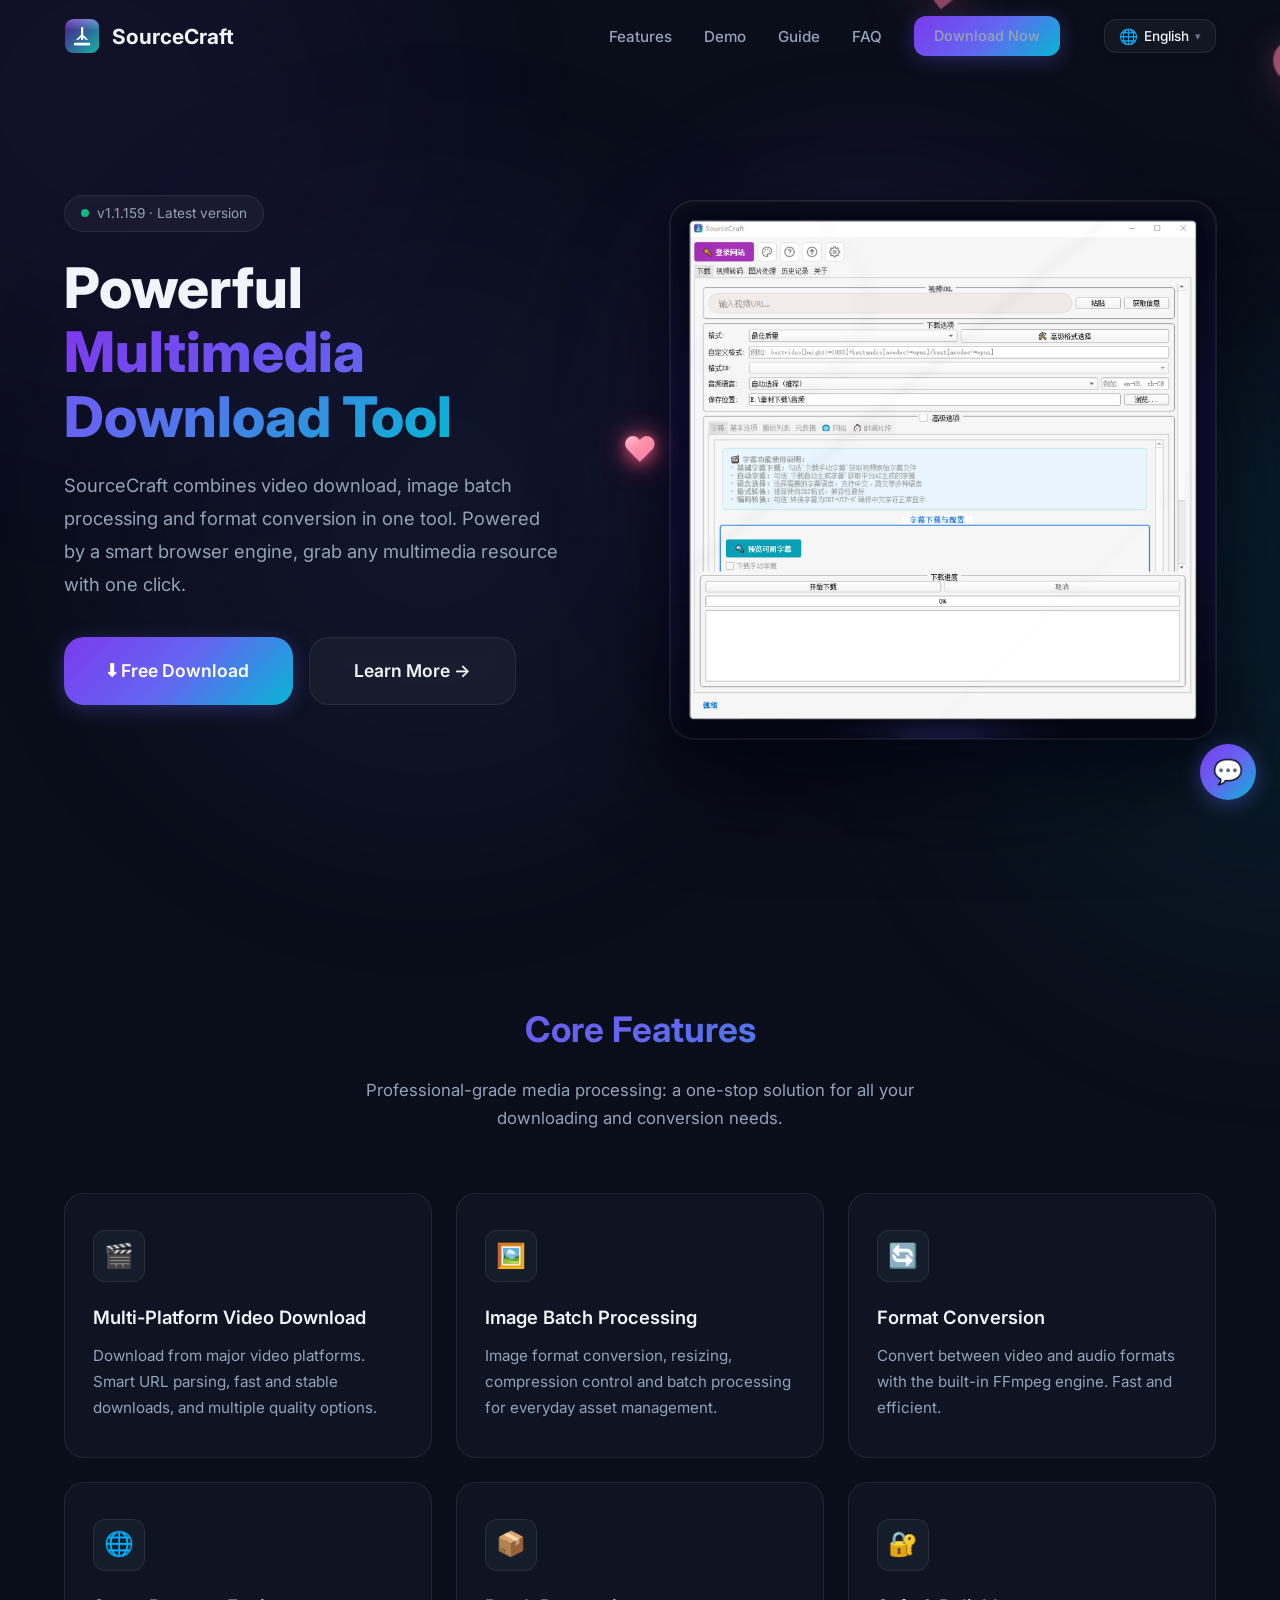
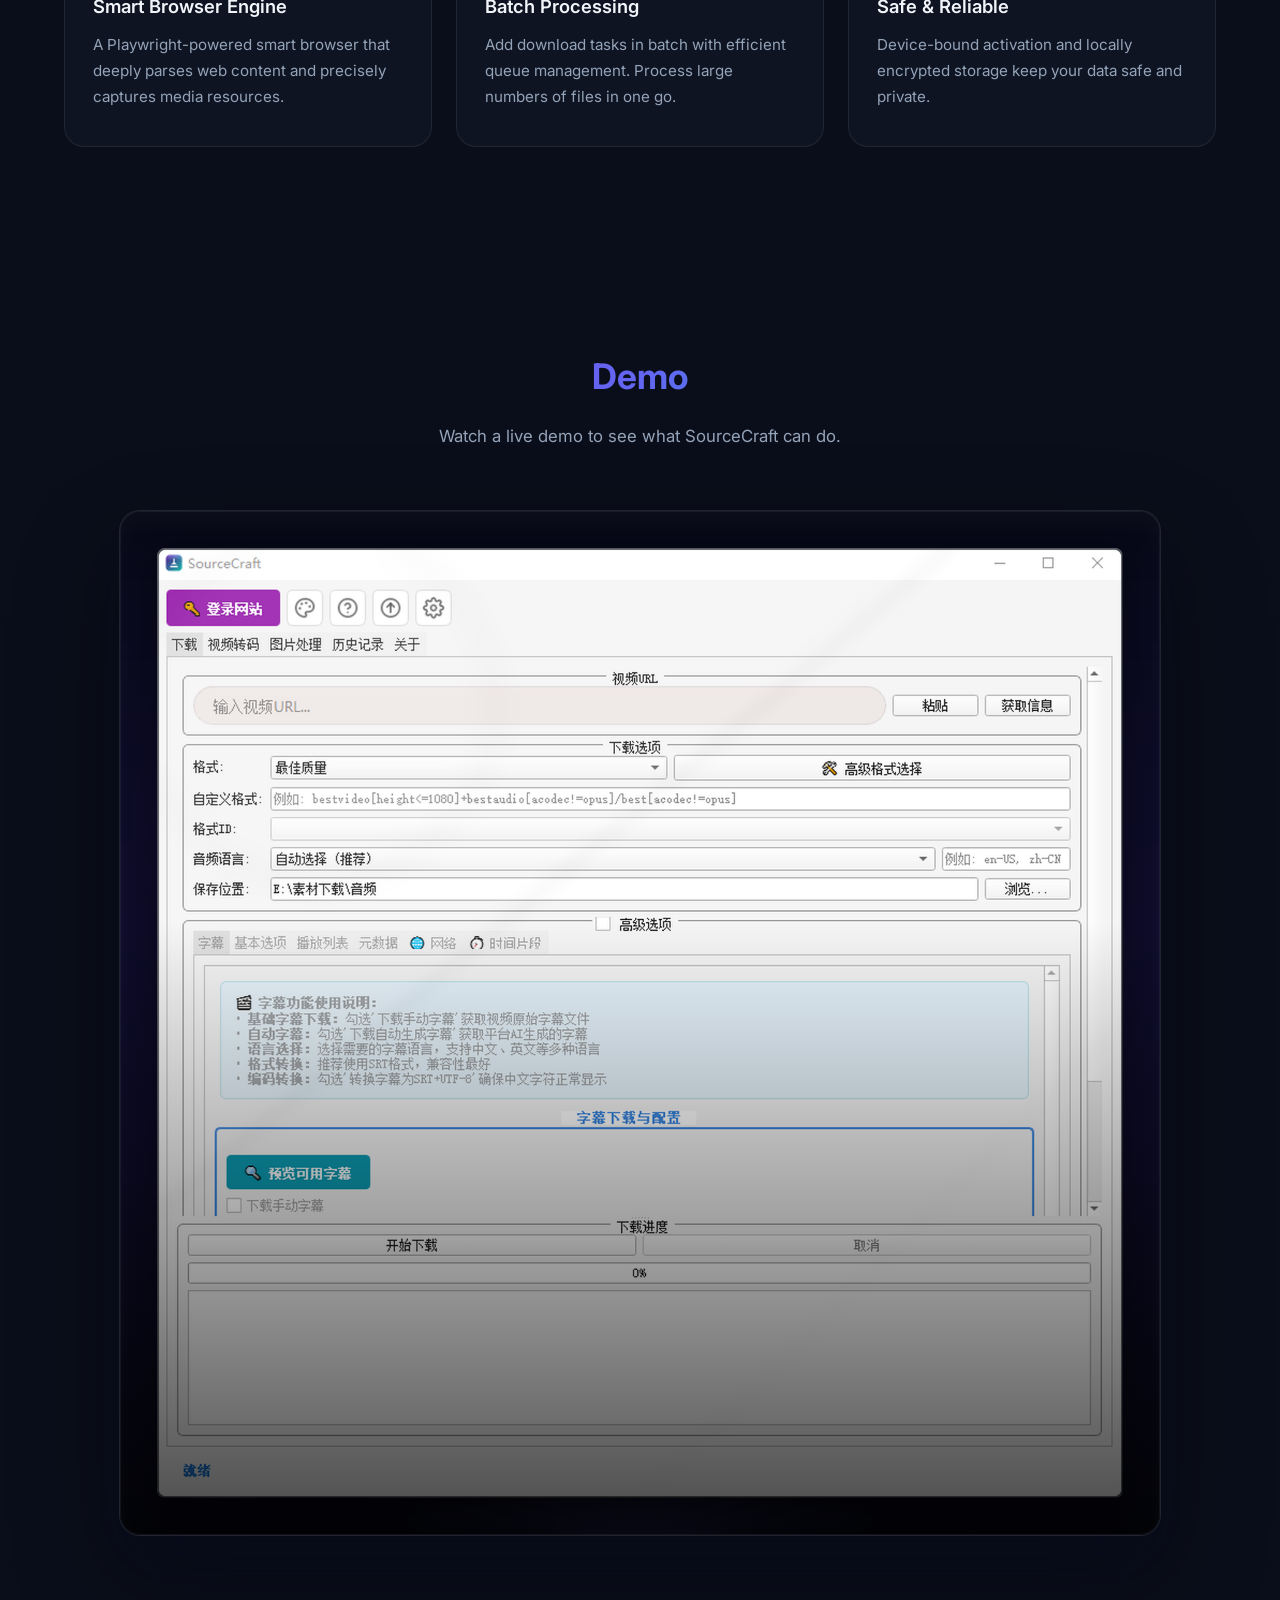
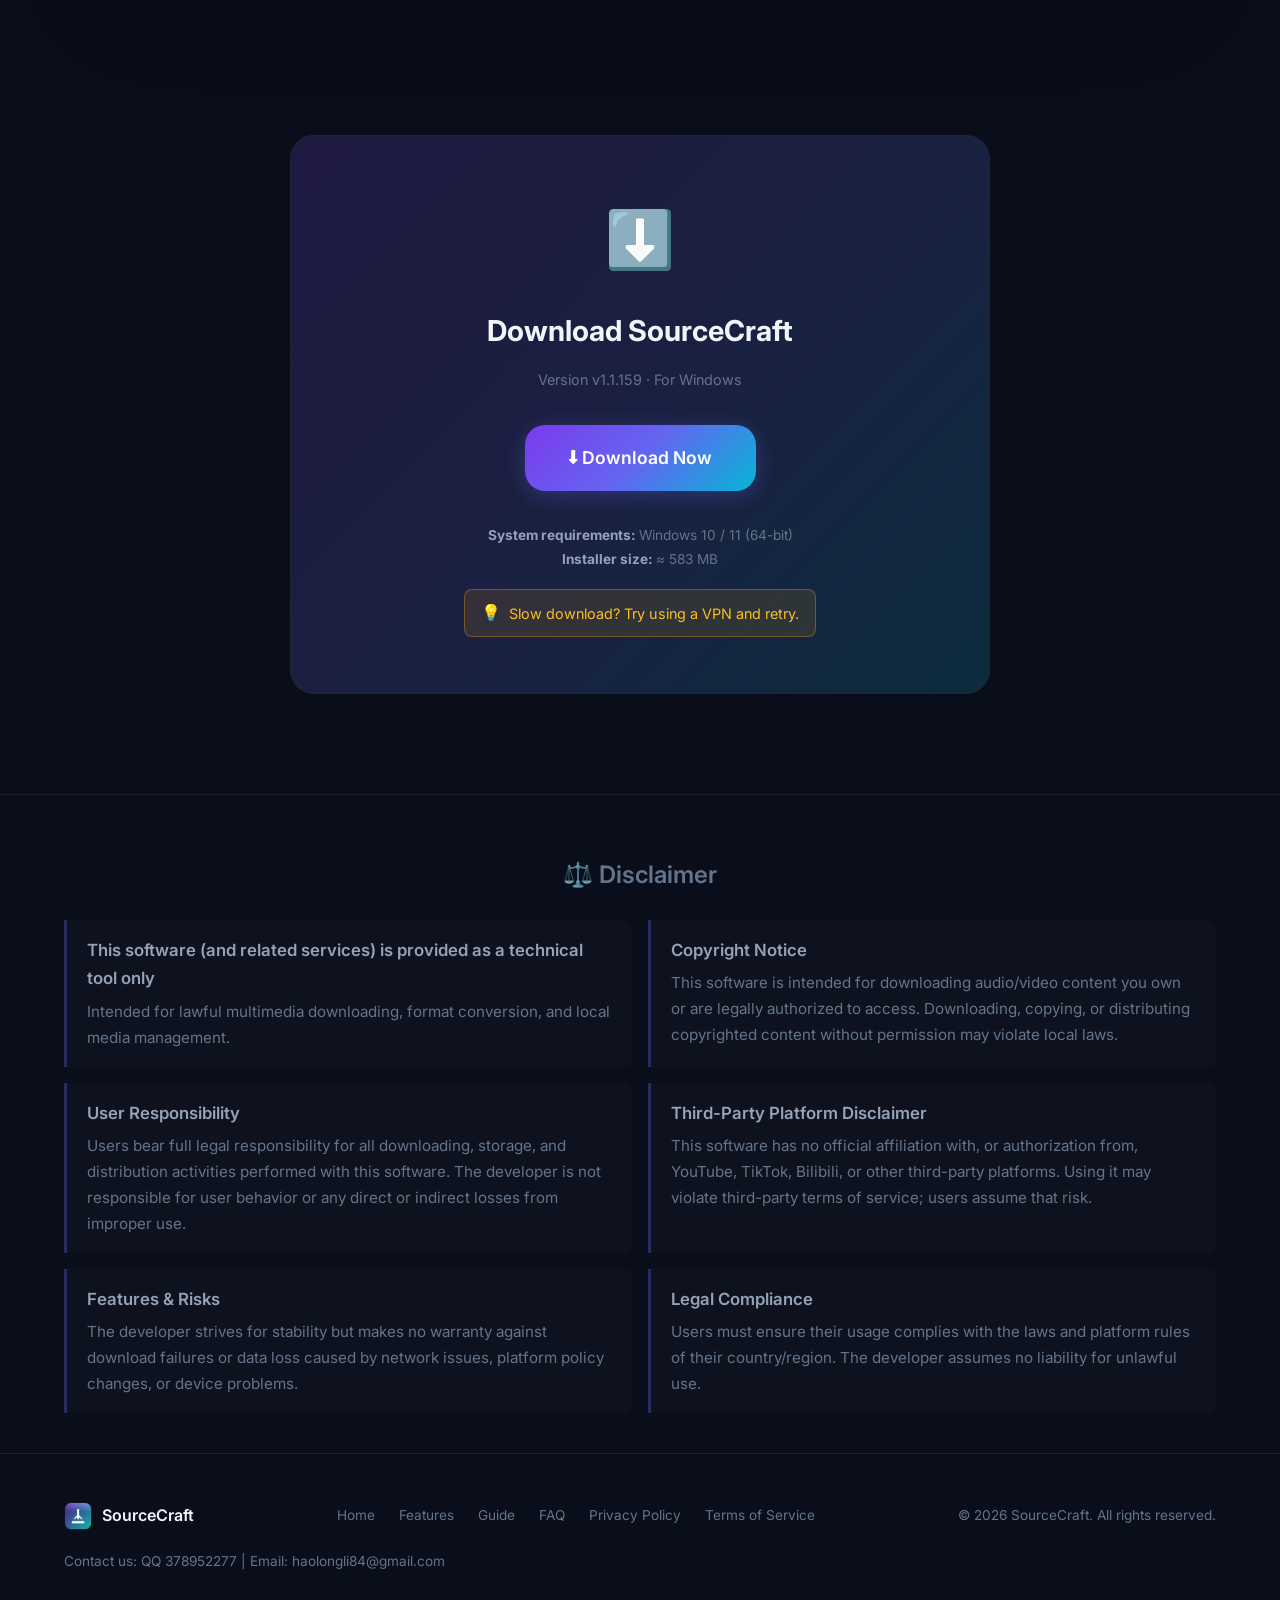
<file: website/index.html>
<html lang="zh-CN">

<head>
  <meta charset="UTF-8">
  <meta name="viewport" content="width=device-width, initial-scale=1.0">
  <title data-i18n="SourceCraft - 免费多媒体下载工具 | 视频下载器 | 官方网站">SourceCraft - 免费多媒体下载工具 | 视频下载器 | 官方网站</title>
  <meta name="description" content="SourceCraft 是一款免费强大的多媒体下载工具，支持多平台视频下载、图片批处理、格式转换。智能浏览器引擎驱动，一键下载任何视频和多媒体资源。支持 Windows 10/11，永久免费使用。" data-i18n="SourceCraft 是一款免费强大的多媒体下载工具，支持多平台视频下载、图片批处理、格式转换。智能浏览器引擎驱动，一键下载任何视频和多媒体资源。支持 Windows 10/11，永久免费使用。">
  <meta name="keywords" content="SourceCraft, 下载工具, 多媒体工具, 视频下载器, 多媒体下载工具, 视频下载, 多媒体下载, 免费下载工具, 批量下载, 图片处理, 格式转换, 视频格式转换, 图片批处理, 视频下载软件, 免费视频下载, 多平台视频下载">
  <meta name="robots" content="index, follow, max-snippet:-1, max-image-preview:large">
  <meta name="msvalidate.01" content="35EAFFDD338087962B5CEDA07BDEE569"/>
  <meta name="baidu-site-verification" content="codeva-uoig7Fh3W2"/>
  <link rel="canonical" href="https://hundunxiazaiqi.cn/">
  <link rel="icon" type="image/png" href="app_icon.png">

  
  <meta property="og:type" content="website">
  <meta property="og:url" content="https://hundunxiazaiqi.cn/">
  <meta property="og:title" content="SourceCraft - 免费多媒体下载工具 | 视频下载器">
  <meta property="og:description" content="强大的多媒体下载工具，支持多平台视频下载、图片批处理、格式转换。智能浏览器引擎驱动，一键下载任何多媒体资源。">
  <meta property="og:image" content="https://hundunxiazaiqi.cn/software_preview_hd.png">
  <meta property="og:site_name" content="SourceCraft">
  <meta property="og:locale" content="zh_CN">

  
  <meta name="twitter:card" content="summary_large_image">
  <meta name="twitter:title" content="SourceCraft - 免费多媒体下载工具 | 视频下载器">
  <meta name="twitter:description" content="强大的多媒体下载工具，支持多平台视频下载、图片批处理、格式转换。一键下载任何多媒体资源。">
  <meta name="twitter:image" content="https://hundunxiazaiqi.cn/software_preview_hd.png">

  
  <script type="application/ld+json">
  {
    "@context": "https://schema.org",
    "@type": "SoftwareApplication",
    "name": "SourceCraft",
    "description": "SourceCraft 是一款免费强大的多媒体下载工具，支持多平台视频下载、图片批处理、格式转换。智能浏览器引擎驱动，一键下载任何多媒体资源。",
    "url": "https://hundunxiazaiqi.cn/",
    "applicationCategory": "MultimediaApplication",
    "operatingSystem": "Windows 10, Windows 11",
    "offers": {
      "@type": "Offer",
      "price": "0",
      "priceCurrency": "CNY"
    },
    "softwareVersion": "1.1.158",
    "image": "https://hundunxiazaiqi.cn/software_preview_hd.png",
    "screenshot": "https://hundunxiazaiqi.cn/software_preview_hd.png",
    "featureList": [
      "多平台视频下载",
      "图片批处理",
      "格式转换",
      "智能浏览器引擎",
      "批量处理"
    ]
  }
  </script>

  
  <script type="application/ld+json">
  {
    "@context": "https://schema.org",
    "@type": "WebSite",
    "name": "SourceCraft",
    "url": "https://hundunxiazaiqi.cn/",
    "description": "SourceCraft 官方网站 - 免费多媒体下载工具",
    "inLanguage": "zh-CN"
  }
  </script>

  <link rel="stylesheet" href="style.css?v=18">
  <script src="locales/zh.js?v=8"></script>
  <script src="locales/en.js?v=11"></script>
  <script src="i18n.js?v=8"></script>
  <style>
.lang-switcher-li { display: flex; align-items: center; margin-left: 12px; }
.lang-switcher { position: relative; }
.lang-btn {
  appearance: none; -webkit-appearance: none;
  display: inline-flex; align-items: center; gap: 6px;
  background: var(--bg-glass);
  color: var(--text-primary);
  border: 1px solid var(--bg-glass-border);
  border-radius: var(--radius-md);
  padding: 8px 14px;
  font-size: 0.85rem;
  font-weight: 500;
  cursor: pointer;
  font-family: inherit;
  transition: transform 0.2s, box-shadow 0.2s, border-color 0.2s;
  box-shadow: var(--shadow-sm, 0 2px 8px rgba(0,0,0,0.2));
}
.lang-btn:hover {
  transform: translateY(-2px);
  border-color: var(--accent-mid, #6366f1);
  box-shadow: 0 6px 20px rgba(99, 102, 241, 0.35);
}
.lang-btn:focus { outline: none; border-color: var(--accent-mid, #6366f1); }
.lang-btn-globe { font-size: 0.95rem; line-height: 1; }
.lang-btn-caret { font-size: 0.7rem; color: var(--text-muted, #64748b); transition: transform 0.2s; }
.lang-btn[aria-expanded="true"] .lang-btn-caret { transform: rotate(180deg); }
.lang-menu {
  display: none;
  position: absolute; top: calc(100% + 8px); right: 0;
  min-width: 132px;
  background: var(--bg-secondary, #111827);
  border: 1px solid var(--bg-glass-border);
  border-radius: var(--radius-md);
  padding: 6px;
  margin: 0; list-style: none;
  box-shadow: 0 16px 40px rgba(0, 0, 0, 0.5);
  z-index: 999;
}
.lang-menu.open { display: block; }
.lang-menu-item {
  padding: 9px 14px;
  border-radius: 8px;
  font-size: 0.88rem;
  color: var(--text-secondary);
  cursor: pointer;
  transition: background 0.15s, color 0.15s;
  white-space: nowrap;
}
.lang-menu-item:hover { background: var(--bg-card-hover, rgba(30,41,59,0.8)); color: var(--text-primary); }
.lang-menu-item.active {
  background: linear-gradient(135deg, rgba(124,58,237,0.35), rgba(99,102,241,0.35));
  color: #fff; font-weight: 600;
}
@media (max-width: 768px) {
  .lang-switcher-li { margin-left: 0; margin-top: 12px; justify-content: flex-start; }
  .lang-menu { right: auto; left: 0; }
}
  </style>
</head>

<body>

  <div class="cursor-system" aria-hidden="true">
    <canvas class="splash-cursor-canvas" id="fluid-cursor"></canvas>
  </div>

  
  <div class="bg-glow bg-glow-1"></div>
  <div class="bg-glow bg-glow-2"></div>
  <div class="bg-glow bg-glow-3"></div>

  
  <nav class="navbar" id="navbar">
    <div class="container">
      <a href="#" class="navbar-brand">
        <img src="app_icon.png" alt="SourceCraft Logo">
        <span>SourceCraft</span>
      </a>
      <ul class="navbar-links" id="nav-links">
        <li><a href="#features"><span data-i18n="功能特性">功能特性</span></a></li>
        <li><a href="#showcase"><span data-i18n="软件演示">软件演示</span></a></li>
        <li><a href="/guide.html"><span data-i18n="使用教程">使用教程</span></a></li>
        <li><a href="/faq.html"><span data-i18n="常见问题">常见问题</span></a></li>
        <li><a href="#download" class="btn btn-primary navbar-cta"><span data-i18n="立即下载">立即下载</span></a></li>
              <li class="lang-switcher-li">
          <div id="lang-switcher" class="lang-switcher"></div>
        </li>
      </ul><button class="mobile-menu-btn" id="mobile-menu-btn" aria-label="菜单" data-i18n-attr="aria-label" data-i18n-attr-key="菜单">☰</button>
    </div>
  </nav>

  
  <section class="hero" id="hero">
    <div class="container">
      <div class="hero-content">
        <div class="hero-badge">
          <span class="dot"></span>
          <span id="hero-version-text"><span data-i18n="v1.1.159 · 最新版本">v1.1.159 · 最新版本</span></span>
        </div>
        <h1><span data-i18n="强大的">
          强大的</span><br>
          <span class="gradient-text"><span data-i18n="多媒体下载工具">多媒体下载工具</span></span>
        </h1>
        <p class="hero-desc"><span data-i18n="SourceCraft 集成视频下载、图片批处理、格式转换于一体。
          智能浏览器引擎驱动，一键获取您需要的任何多媒体资源。">
          SourceCraft 集成视频下载、图片批处理、格式转换于一体。
          智能浏览器引擎驱动，一键获取您需要的任何多媒体资源。
        </span></p>
        <div class="hero-buttons">
          <a href="#download" class="btn btn-primary btn-large"><span data-i18n="⬇ 免费下载">
            ⬇ 免费下载
          </span></a>
          <a href="#features" class="btn btn-secondary btn-large"><span data-i18n="了解更多 →">
            了解更多 →
          </span></a>
        </div>

      </div>
      <div class="hero-visual">
        <div class="hero-liquid-frame">
          <div class="heart-bubble-layer" aria-hidden="true">
            <span class="heart-bubble bubble-1">❤</span>
            <span class="heart-bubble bubble-2">❤</span>
            <span class="heart-bubble bubble-3">❤</span>
            <span class="heart-bubble bubble-4">❤</span>
            <span class="heart-bubble bubble-5">❤</span>
          </div>
          <div class="hero-liquid-sheen"></div>
          <div class="hero-mockup-shell">
            <img src="software_preview_liquid_glass.png?v=1" alt="SourceCraft 软件界面" class="hero-mockup" id="hero-img">
          </div>
        </div>
      </div>
    </div>
  </section>

  
  <section class="features" id="features">
    <div class="container">
      <h2 class="section-title reveal"><span data-i18n="核心功能">核心功能</span></h2>
      <p class="section-subtitle reveal"><span data-i18n="专业级多媒体处理能力，一站式解决您的下载与转换需求">专业级多媒体处理能力，一站式解决您的下载与转换需求</span></p>
      <div class="features-grid">
        <div class="feature-card reveal reveal-delay-1">
          <div class="feature-icon">🎬</div>
          <h3><span data-i18n="多平台视频下载">多平台视频下载</span></h3>
          <p><span data-i18n="支持主流视频平台资源下载，智能解析视频链接，高速稳定下载，支持多种清晰度选择。">支持主流视频平台资源下载，智能解析视频链接，高速稳定下载，支持多种清晰度选择。</span></p>
        </div>
        <div class="feature-card reveal reveal-delay-2">
          <div class="feature-icon">🖼️</div>
          <h3><span data-i18n="图片批处理">图片批处理</span></h3>
          <p><span data-i18n="支持图片格式转换、尺寸调整、压缩质量控制与批量处理，适合日常素材整理。">支持图片格式转换、尺寸调整、压缩质量控制与批量处理，适合日常素材整理。</span></p>
        </div>
        <div class="feature-card reveal reveal-delay-3">
          <div class="feature-icon">🔄</div>
          <h3><span data-i18n="格式转换">格式转换</span></h3>
          <p><span data-i18n="支持视频、音频多种格式互转，内置 FFmpeg 引擎，快速高效完成格式转换任务。">支持视频、音频多种格式互转，内置 FFmpeg 引擎，快速高效完成格式转换任务。</span></p>
        </div>
        <div class="feature-card reveal reveal-delay-4">
          <div class="feature-icon">🌐</div>
          <h3><span data-i18n="智能浏览器引擎">智能浏览器引擎</span></h3>
          <p><span data-i18n="Playwright 驱动的智能浏览器，深度解析网页内容，精准捕获多媒体资源。">Playwright 驱动的智能浏览器，深度解析网页内容，精准捕获多媒体资源。</span></p>
        </div>
        <div class="feature-card reveal reveal-delay-5">
          <div class="feature-icon">📦</div>
          <h3><span data-i18n="批量处理">批量处理</span></h3>
          <p><span data-i18n="支持批量添加下载任务，高效的任务队列管理，一次操作处理大量文件。">支持批量添加下载任务，高效的任务队列管理，一次操作处理大量文件。</span></p>
        </div>
        <div class="feature-card reveal reveal-delay-5">
          <div class="feature-icon">🔐</div>
          <h3><span data-i18n="安全可靠">安全可靠</span></h3>
          <p><span data-i18n="设备绑定激活机制，本地加密存储数据，保障您的使用安全与隐私。">设备绑定激活机制，本地加密存储数据，保障您的使用安全与隐私。</span></p>
        </div>
      </div>
    </div>
  </section>

  
  <section class="showcase" id="showcase">
    <div class="container">
      <h2 class="section-title reveal"><span data-i18n="软件演示">软件演示</span></h2>
      <p class="section-subtitle reveal"><span data-i18n="观看实际操作演示，了解 SourceCraft 的强大功能">观看实际操作演示，了解 SourceCraft 的强大功能</span></p>
      <div class="showcase-wrapper reveal">
        <div class="video-demo-shell">
          <video controls="" preload="metadata" poster="software_preview_liquid_glass.png?v=1" class="demo-video" id="demo-video">
            <source src="demo.mp4" type="video/mp4"><span data-i18n="您的浏览器不支持视频播放。">
            您的浏览器不支持视频播放。
          </span></video>
        </div>
      </div>
    </div>
  </section>


  
  <section class="download" id="download">
    <div class="container">
      <div class="download-box reveal">
        <div class="download-icon">⬇️</div>
        <h2><span data-i18n="下载 SourceCraft">下载 SourceCraft</span></h2>
        <p class="version-info" id="download-version-text"><span data-i18n="当前版本 v1.1.159 · 适用于 Windows 系统">当前版本 v1.1.159 · 适用于 Windows 系统</span></p>
        <div class="download-buttons">
          
          <a href="https://github.com/lihaolong8517/SourceCraft/releases/download/v1.1.159/SourceCraft_Installer_v1.1.159.exe" class="btn btn-primary btn-large" id="download-btn" target="_blank"><span data-i18n="⬇ 立即下载">
            ⬇ 立即下载
          </span></a>
          
          
        </div>
        <div class="system-req">
          <strong><span data-i18n="系统要求：">系统要求：</span></strong><span data-i18n="Windows 10 / 11（64位）">Windows 10 / 11（64位）</span><br>
          <strong><span data-i18n="安装包大小：">安装包大小：</span></strong><span id="package-size-text"><span data-i18n="约 389 MB">约 389 MB</span></span>
        </div>
        <p class="download-hint"><span data-i18n="下载速度较慢？请尝试使用 VPN 后重试。">下载速度较慢？请尝试使用 VPN 后重试。</span></p>
      </div>
    </div>
  </section>

  
  <div class="floating-contact" id="floating-contact">
    <div class="floating-contact-btn" id="contact-btn" title="客服咨询" data-i18n-attr="title" data-i18n-attr-key="客服咨询">
      💬
    </div>
    <div class="floating-contact-panel" id="contact-panel">
      <div class="contact-panel-header"><span data-i18n="客服联系">客服联系</span></div>
      <div class="contact-panel-body">
        <p><span data-i18n="购买咨询 / 技术支持">购买咨询 / 技术支持</span></p>
        <p class="contact-qq">QQ：<strong>378952277</strong></p>
        <p class="contact-email"><span data-i18n="邮箱：">邮箱：</span><a href="mailto:haolongli84@gmail.com">haolongli84@gmail.com</a></p>
      </div>
    </div>
  </div>

  
  <section class="disclaimer" id="disclaimer">
    <div class="container">
      <h2 class="disclaimer-title"><span data-i18n="⚖️ 免责声明">⚖️ 免责声明</span></h2>
      <div class="disclaimer-content">
        <div class="disclaimer-item">
          <h4><span data-i18n="本软件（及相关服务）仅作为技术工具提供">本软件（及相关服务）仅作为技术工具提供</span></h4>
          <p><span data-i18n="用于合法合规的多媒体文件下载、格式转换与本地管理用途。">用于合法合规的多媒体文件下载、格式转换与本地管理用途。</span></p>
        </div>
        <div class="disclaimer-item">
          <h4><span data-i18n="版权提示">版权提示</span></h4>
          <p><span data-i18n="本软件仅用于下载用户拥有版权或已获得合法授权的音视频内容。未经版权方许可，下载、复制、传播受版权保护的内容可能违反当地法律法规。">本软件仅用于下载用户拥有版权或已获得合法授权的音视频内容。未经版权方许可，下载、复制、传播受版权保护的内容可能违反当地法律法规。</span></p>
        </div>
        <div class="disclaimer-item">
          <h4><span data-i18n="使用责任">使用责任</span></h4>
          <p><span data-i18n="用户使用本软件进行的所有下载、存储、传播行为，均由用户自行承担全部法律责任。开发者不对用户的使用行为负责，亦不对因用户违规使用导致的任何直接或间接损失承担责任。">用户使用本软件进行的所有下载、存储、传播行为，均由用户自行承担全部法律责任。开发者不对用户的使用行为负责，亦不对因用户违规使用导致的任何直接或间接损失承担责任。</span></p>
        </div>
        <div class="disclaimer-item">
          <h4><span data-i18n="第三方平台声明">第三方平台声明</span></h4>
          <p><span data-i18n="本软件与 YouTube、TikTok、Bilibili 及其他第三方平台无任何官方关联，亦未获得上述平台授权。使用本软件可能违反第三方平台服务条款，用户需自行承担相关风险。">本软件与 YouTube、TikTok、Bilibili 及其他第三方平台无任何官方关联，亦未获得上述平台授权。使用本软件可能违反第三方平台服务条款，用户需自行承担相关风险。</span></p>
        </div>
        <div class="disclaimer-item">
          <h4><span data-i18n="功能与风险">功能与风险</span></h4>
          <p><span data-i18n="开发者尽力保证软件稳定性，但不对因网络、平台规则变更、设备问题等导致的下载失败、数据丢失等情况提供担保。">开发者尽力保证软件稳定性，但不对因网络、平台规则变更、设备问题等导致的下载失败、数据丢失等情况提供担保。</span></p>
        </div>
        <div class="disclaimer-item">
          <h4><span data-i18n="法律合规">法律合规</span></h4>
          <p><span data-i18n="用户在使用前，应确保其行为符合所在国家 / 地区的法律法规及平台规则。如用户行为违法违规，开发者不承担任何连带责任。">用户在使用前，应确保其行为符合所在国家 / 地区的法律法规及平台规则。如用户行为违法违规，开发者不承担任何连带责任。</span></p>
        </div>
      </div>
    </div>
  </section>

  
  <footer class="footer">
    <div class="container">
      <div class="footer-brand">
        <img src="app_icon.png" alt="SourceCraft">
        <span>SourceCraft</span>
      </div>
      <nav class="footer-nav" aria-label="页脚导航" data-i18n-attr="aria-label" data-i18n-attr-key="页脚导航">
        <a href="/"><span data-i18n="首页">首页</span></a>
        <a href="/features.html"><span data-i18n="功能介绍">功能介绍</span></a>
        <a href="/guide.html"><span data-i18n="使用教程">使用教程</span></a>
        <a href="/faq.html"><span data-i18n="常见问题">常见问题</span></a>
        <a href="/privacy.html"><span data-i18n="隐私政策">隐私政策</span></a>
        <a href="/terms.html"><span data-i18n="服务条款">服务条款</span></a>
      </nav>
      <div class="footer-info">
        © 2026 SourceCraft. All rights reserved.
      </div>
      <div class="footer-contact"><span data-i18n="联系我们：QQ 378952277 | 邮箱：haolongli84@gmail.com">
        联系我们：QQ 378952277 | 邮箱：haolongli84@gmail.com
      </span></div>
    </div>
  </footer>

  <script src="fluid-cursor.js?v=16"></script>
  <script src="script.js?v=10"></script>
</body>

</html>
</file>
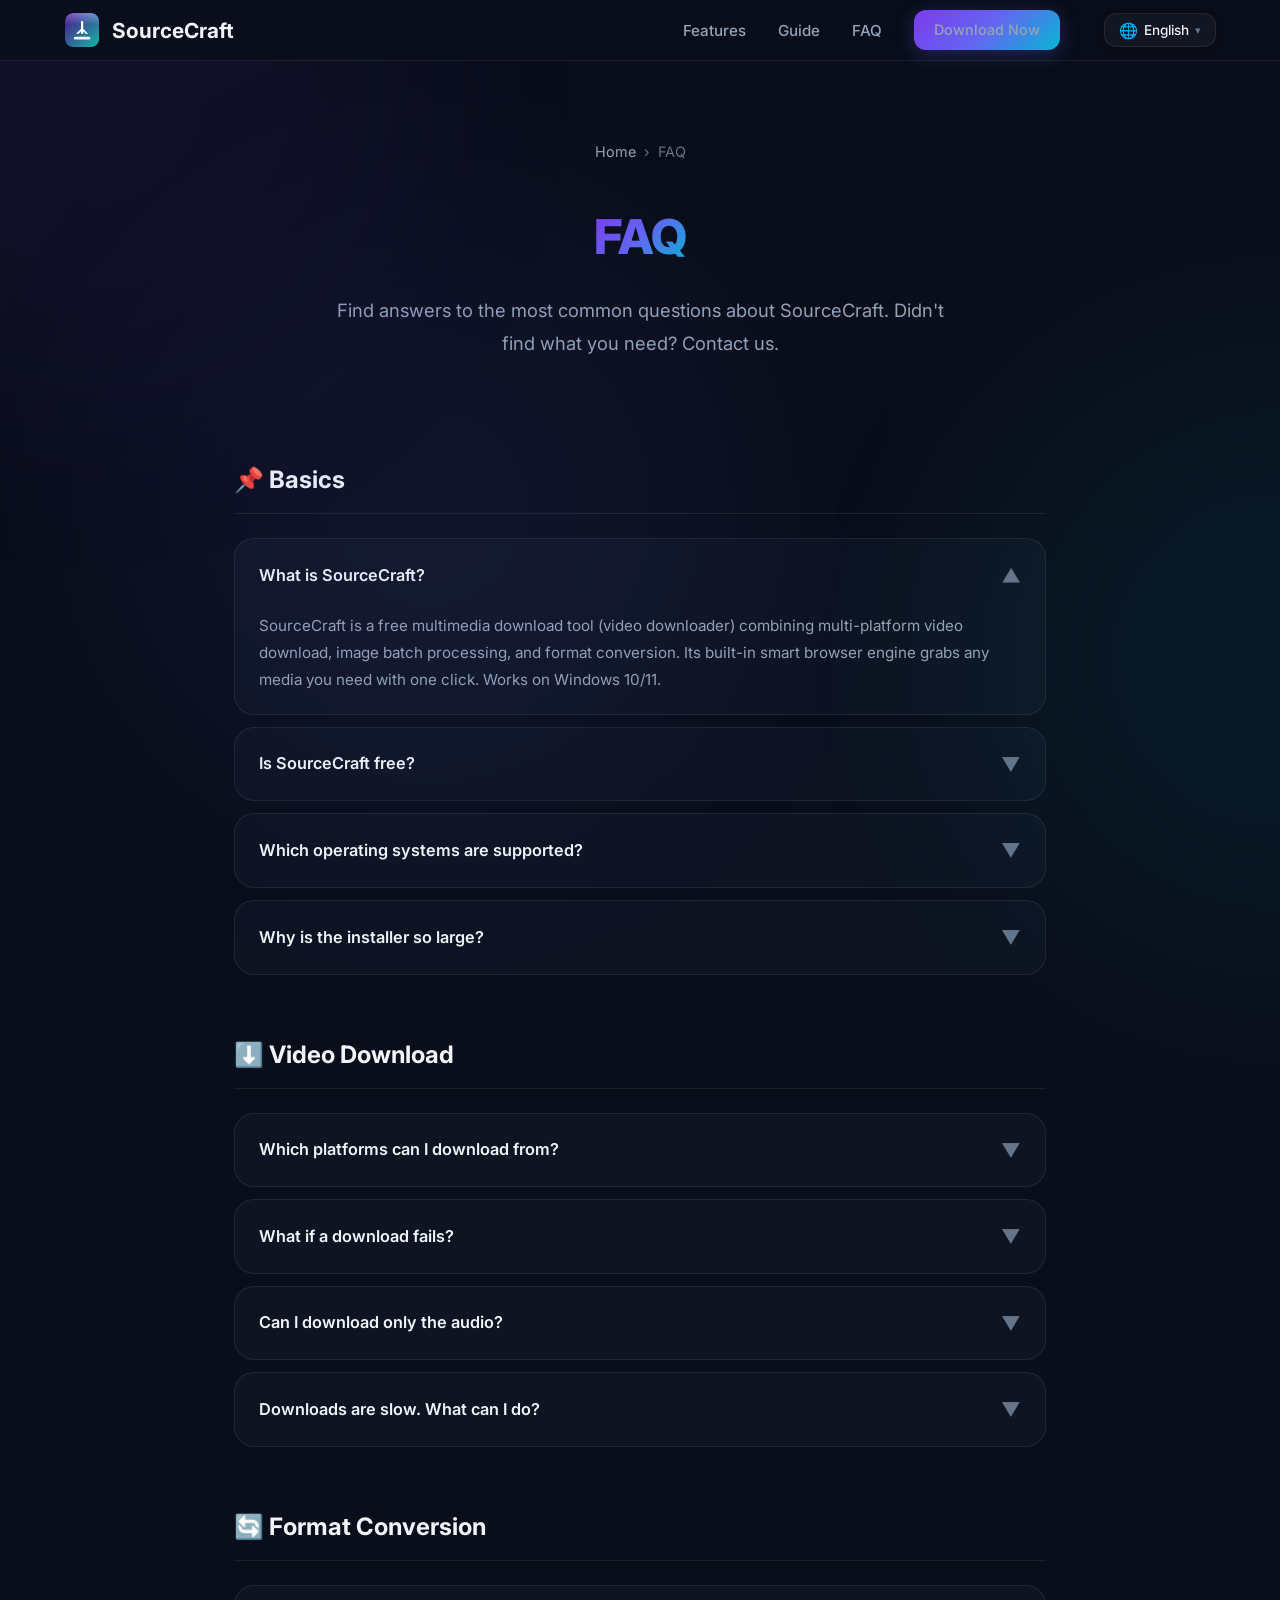
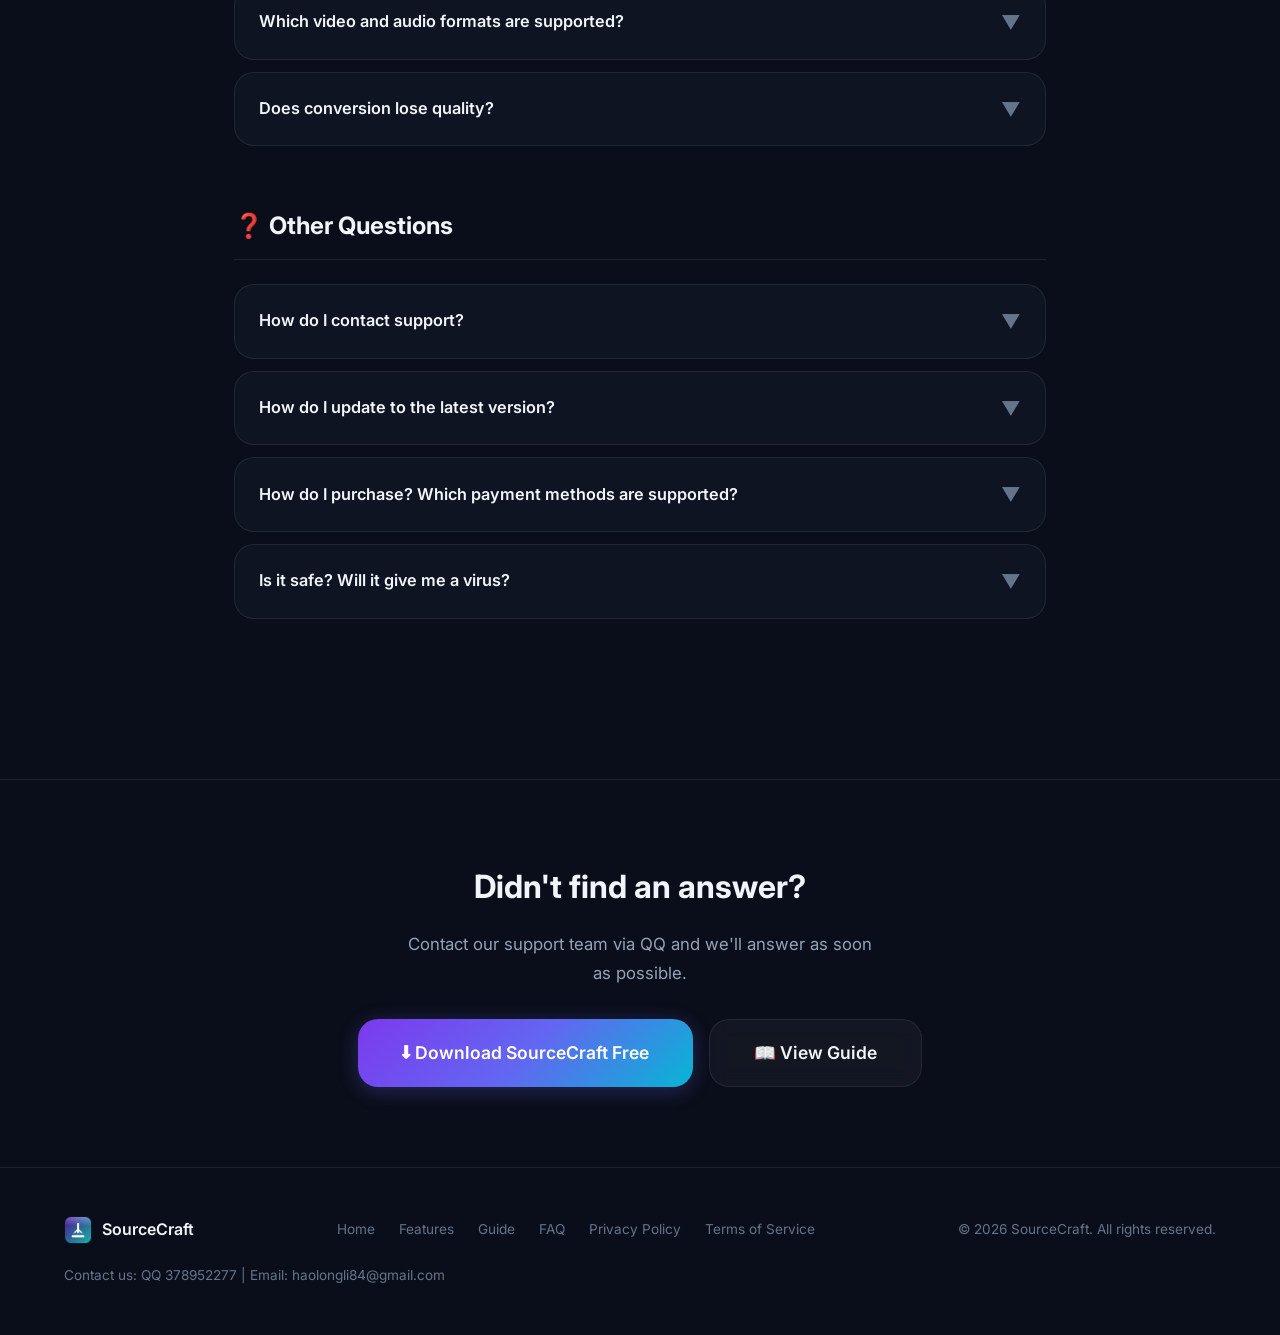
<file: website/faq.html>
<html lang="zh-CN">
<head>
  <meta charset="UTF-8">
  <meta name="viewport" content="width=device-width, initial-scale=1.0">
  <title data-i18n="常见问题 FAQ - SourceCraft 多媒体下载工具 | 使用帮助">常见问题 FAQ - SourceCraft 多媒体下载工具 | 使用帮助</title>
  <meta name="description" content="SourceCraft 常见问题解答：安装问题、下载失败、格式转换、系统兼容性等常见疑问的详细解答。免费多媒体下载工具使用帮助。" data-i18n="SourceCraft 常见问题解答：安装问题、下载失败、格式转换、系统兼容性等常见疑问的详细解答。免费多媒体下载工具使用帮助。">
  <meta name="keywords" content="SourceCraft FAQ, SourceCraft常见问题, 视频下载失败, 下载工具问题, 多媒体工具帮助, 格式转换问题, 安装问题, 视频下载器, 下载工具, 多媒体工具">
  <meta name="robots" content="index, follow, max-snippet:-1, max-image-preview:large">
  <link rel="canonical" href="https://hundunxiazaiqi.cn/faq.html">
  <link rel="icon" type="image/png" href="app_icon.png">
  <meta property="og:type" content="website">
  <meta property="og:url" content="https://hundunxiazaiqi.cn/faq.html">
  <meta property="og:title" content="常见问题 FAQ - SourceCraft 多媒体下载工具">
  <meta property="og:description" content="SourceCraft 常见问题解答，解决安装、下载、转换等使用问题。">
  <meta property="og:image" content="https://hundunxiazaiqi.cn/software_preview_hd.png">
  <meta property="og:site_name" content="SourceCraft">
  <meta property="og:locale" content="zh_CN">
  <meta name="twitter:card" content="summary_large_image">
  <meta name="twitter:title" content="常见问题 FAQ - SourceCraft 多媒体下载工具">
  <meta name="twitter:description" content="SourceCraft 常见问题解答，解决安装、下载、转换等使用问题。">
  <meta name="twitter:image" content="https://hundunxiazaiqi.cn/software_preview_hd.png">

  <script type="application/ld+json">
  {
    "@context": "https://schema.org",
    "@type": "FAQPage",
    "mainEntity": [
      {
        "@type": "Question",
        "name": "SourceCraft 是免费的吗？",
        "acceptedAnswer": {
          "@type": "Answer",
          "text": "SourceCraft 提供免费下载和使用。您可以从官方网站免费下载安装包，安装后即可使用核心功能。"
        }
      },
      {
        "@type": "Question",
        "name": "SourceCraft 支持哪些操作系统？",
        "acceptedAnswer": {
          "@type": "Answer",
          "text": "目前 SourceCraft 支持 Windows 10 和 Windows 11（64位）操作系统。暂不支持 macOS 和 Linux。"
        }
      },
      {
        "@type": "Question",
        "name": "视频下载失败怎么办？",
        "acceptedAnswer": {
          "@type": "Answer",
          "text": "请检查网络连接是否正常，尝试使用内置浏览器直接访问视频页面，或更新到最新版本。如问题持续，请通过邮箱 haolongli84@gmail.com 或 QQ 378952277 联系技术支持。"
        }
      },
      {
        "@type": "Question",
        "name": "安装包为什么这么大？",
        "acceptedAnswer": {
          "@type": "Answer",
          "text": "SourceCraft 内置了 FFmpeg 编码引擎和 Playwright 浏览器环境，这些组件是视频下载和格式转换功能的核心依赖，因此安装包体积较大。"
        }
      },
      {
        "@type": "Question",
        "name": "支持哪些视频格式转换？",
        "acceptedAnswer": {
          "@type": "Answer",
          "text": "支持 MP4、AVI、MKV、MOV、FLV、WMV 等视频格式，以及 MP3、AAC、FLAC、WAV、OGG 等音频格式的互相转换。"
        }
      }
    ]
  }
  </script>
  <script type="application/ld+json">
  {
    "@context": "https://schema.org",
    "@type": "BreadcrumbList",
    "itemListElement": [
      {"@type": "ListItem", "position": 1, "name": "首页", "item": "https://hundunxiazaiqi.cn/"},
      {"@type": "ListItem", "position": 2, "name": "常见问题", "item": "https://hundunxiazaiqi.cn/faq.html"}
    ]
  }
  </script>

  <link rel="stylesheet" href="style.css?v=16">
  <style>
    .page-hero { padding: 140px 0 60px; text-align: center; }
    .page-hero h1 { font-size: 3rem; font-weight: 800; margin-bottom: 16px; }
    .page-hero .gradient-text { background: var(--accent-gradient); -webkit-background-clip: text; -webkit-text-fill-color: transparent; background-clip: text; }
    .page-hero p { font-size: 1.15rem; color: var(--text-secondary); max-width: 640px; margin: 0 auto; line-height: 1.8; }
    .breadcrumb { display: flex; align-items: center; gap: 8px; justify-content: center; margin-bottom: 32px; font-size: 0.9rem; color: var(--text-muted); }
    .breadcrumb a { color: var(--text-secondary); transition: color var(--transition-fast); }
    .breadcrumb a:hover { color: var(--text-primary); }
    .faq-content { padding: 40px 0 100px; }
    .faq-content .container { max-width: 860px; }
    .faq-category { margin-bottom: 60px; }
    .faq-category h2 { font-size: 1.5rem; font-weight: 700; margin-bottom: 24px; padding-bottom: 12px; border-bottom: 1px solid var(--bg-glass-border); display: flex; align-items: center; gap: 12px; }
    .faq-item { background: var(--bg-card); border: 1px solid var(--bg-glass-border); border-radius: var(--radius-lg); margin-bottom: 12px; overflow: hidden; transition: all var(--transition-base); }
    .faq-item:hover { border-color: rgba(99, 102, 241, 0.15); }
    .faq-question { padding: 20px 24px; cursor: pointer; display: flex; justify-content: space-between; align-items: center; font-weight: 600; font-size: 1.02rem; user-select: none; }
    .faq-question .arrow { font-size: 1.2rem; transition: transform var(--transition-base); color: var(--text-muted); flex-shrink: 0; }
    .faq-item.open .faq-question .arrow { transform: rotate(180deg); }
    .faq-answer { max-height: 0; overflow: hidden; transition: max-height 0.4s ease, padding 0.3s ease; }
    .faq-item.open .faq-answer { max-height: 500px; }
    .faq-answer-inner { padding: 0 24px 20px; color: var(--text-secondary); font-size: 0.95rem; line-height: 1.8; }
    .cta-section { padding: 80px 0; text-align: center; border-top: 1px solid var(--bg-glass-border); }
    .cta-section h2 { font-size: 2rem; font-weight: 700; margin-bottom: 16px; }
    .cta-section p { color: var(--text-secondary); font-size: 1.05rem; margin-bottom: 32px; max-width: 480px; margin-left: auto; margin-right: auto; }
    @media (max-width: 640px) { .page-hero h1 { font-size: 2rem; } }
  </style>
  <script src="locales/zh.js?v=8"></script>
  <script src="locales/en.js?v=9"></script>
  <script src="i18n.js?v=8"></script>
  <style>
.lang-switcher-li { display: flex; align-items: center; margin-left: 12px; }
.lang-switcher { position: relative; }
.lang-btn {
  appearance: none; -webkit-appearance: none;
  display: inline-flex; align-items: center; gap: 6px;
  background: var(--bg-glass);
  color: var(--text-primary);
  border: 1px solid var(--bg-glass-border);
  border-radius: var(--radius-md);
  padding: 8px 14px;
  font-size: 0.85rem;
  font-weight: 500;
  cursor: pointer;
  font-family: inherit;
  transition: transform 0.2s, box-shadow 0.2s, border-color 0.2s;
  box-shadow: var(--shadow-sm, 0 2px 8px rgba(0,0,0,0.2));
}
.lang-btn:hover {
  transform: translateY(-2px);
  border-color: var(--accent-mid, #6366f1);
  box-shadow: 0 6px 20px rgba(99, 102, 241, 0.35);
}
.lang-btn:focus { outline: none; border-color: var(--accent-mid, #6366f1); }
.lang-btn-globe { font-size: 0.95rem; line-height: 1; }
.lang-btn-caret { font-size: 0.7rem; color: var(--text-muted, #64748b); transition: transform 0.2s; }
.lang-btn[aria-expanded="true"] .lang-btn-caret { transform: rotate(180deg); }
.lang-menu {
  display: none;
  position: absolute; top: calc(100% + 8px); right: 0;
  min-width: 132px;
  background: var(--bg-secondary, #111827);
  border: 1px solid var(--bg-glass-border);
  border-radius: var(--radius-md);
  padding: 6px;
  margin: 0; list-style: none;
  box-shadow: 0 16px 40px rgba(0, 0, 0, 0.5);
  z-index: 999;
}
.lang-menu.open { display: block; }
.lang-menu-item {
  padding: 9px 14px;
  border-radius: 8px;
  font-size: 0.88rem;
  color: var(--text-secondary);
  cursor: pointer;
  transition: background 0.15s, color 0.15s;
  white-space: nowrap;
}
.lang-menu-item:hover { background: var(--bg-card-hover, rgba(30,41,59,0.8)); color: var(--text-primary); }
.lang-menu-item.active {
  background: linear-gradient(135deg, rgba(124,58,237,0.35), rgba(99,102,241,0.35));
  color: #fff; font-weight: 600;
}
@media (max-width: 768px) {
  .lang-switcher-li { margin-left: 0; margin-top: 12px; justify-content: flex-start; }
  .lang-menu { right: auto; left: 0; }
}
  </style>
</head>
<body>
  <div class="bg-glow bg-glow-1"></div>
  <div class="bg-glow bg-glow-2"></div>
  <div class="bg-glow bg-glow-3"></div>

  <nav class="navbar scrolled" id="navbar">
    <div class="container">
      <a href="/" class="navbar-brand"><img src="app_icon.png" alt="SourceCraft Logo"><span>SourceCraft</span></a>
      <ul class="navbar-links" id="nav-links">
        <li><a href="/features.html"><span data-i18n="功能介绍">功能介绍</span></a></li>
        <li><a href="/guide.html"><span data-i18n="使用教程">使用教程</span></a></li>
        <li><a href="/faq.html"><span data-i18n="常见问题">常见问题</span></a></li>
        <li><a href="/#download" class="btn btn-primary navbar-cta"><span data-i18n="立即下载">立即下载</span></a></li>
              <li class="lang-switcher-li">
          <div id="lang-switcher" class="lang-switcher"></div>
        </li>
      </ul><button class="mobile-menu-btn" id="mobile-menu-btn" aria-label="菜单" data-i18n-attr="aria-label" data-i18n-attr-key="菜单">☰</button>
    </div>
  </nav>

  <section class="page-hero">
    <div class="container">
      <nav class="breadcrumb" aria-label="面包屑导航" data-i18n-attr="aria-label" data-i18n-attr-key="面包屑导航"><a href="/"><span data-i18n="首页">首页</span></a><span class="sep">›</span><span><span data-i18n="常见问题">常见问题</span></span></nav>
      <h1><span class="gradient-text"><span data-i18n="常见问题">常见问题</span></span></h1>
      <p><span data-i18n="在这里您可以找到关于 SourceCraft 多媒体下载工具最常见问题的解答。如果没有找到您需要的答案，请联系我们。">在这里您可以找到关于 SourceCraft 多媒体下载工具最常见问题的解答。如果没有找到您需要的答案，请联系我们。</span></p>
    </div>
  </section>

  <section class="faq-content">
    <div class="container">
      
      <div class="faq-category">
        <h2><span data-i18n="📌 基础问题">📌 基础问题</span></h2>
        <div class="faq-item open">
          <div class="faq-question"><span><span data-i18n="SourceCraft 是什么？">SourceCraft 是什么？</span></span><span class="arrow">▼</span></div>
          <div class="faq-answer"><div class="faq-answer-inner"><span data-i18n="SourceCraft 是一款免费的多媒体下载工具（视频下载器），集成了多平台视频下载、图片批处理、格式转换等功能。它内置智能浏览器引擎，可以一键获取您需要的各种多媒体资源。适用于 Windows 10/11 系统。">SourceCraft 是一款免费的多媒体下载工具（视频下载器），集成了多平台视频下载、图片批处理、格式转换等功能。它内置智能浏览器引擎，可以一键获取您需要的各种多媒体资源。适用于 Windows 10/11 系统。</span></div></div>
        </div>
        <div class="faq-item">
          <div class="faq-question"><span><span data-i18n="SourceCraft 是免费的吗？">SourceCraft 是免费的吗？</span></span><span class="arrow">▼</span></div>
          <div class="faq-answer"><div class="faq-answer-inner"><span data-i18n="是的，SourceCraft 提供免费下载和使用。您可以从官方网站免费下载安装包，安装后即可使用核心功能。">是的，SourceCraft 提供免费下载和使用。您可以从官方网站免费下载安装包，安装后即可使用核心功能。</span></div></div>
        </div>
        <div class="faq-item">
          <div class="faq-question"><span><span data-i18n="支持哪些操作系统？">支持哪些操作系统？</span></span><span class="arrow">▼</span></div>
          <div class="faq-answer"><div class="faq-answer-inner"><span data-i18n="目前 SourceCraft 支持 Windows 10 和 Windows 11（64位）操作系统。暂不支持 macOS 和 Linux，未来可能会考虑跨平台支持。">目前 SourceCraft 支持 Windows 10 和 Windows 11（64位）操作系统。暂不支持 macOS 和 Linux，未来可能会考虑跨平台支持。</span></div></div>
        </div>
        <div class="faq-item">
          <div class="faq-question"><span><span data-i18n="安装包为什么这么大？">安装包为什么这么大？</span></span><span class="arrow">▼</span></div>
          <div class="faq-answer"><div class="faq-answer-inner"><span data-i18n="SourceCraft 内置了 FFmpeg 编码引擎和 Playwright 浏览器环境。这些组件是实现视频下载、格式转换等核心功能的必要依赖。虽然安装包体积较大，但安装后即可直接使用所有功能，无需额外下载其他依赖。">SourceCraft 内置了 FFmpeg 编码引擎和 Playwright 浏览器环境。这些组件是实现视频下载、格式转换等核心功能的必要依赖。虽然安装包体积较大，但安装后即可直接使用所有功能，无需额外下载其他依赖。</span></div></div>
        </div>
      </div>

      
      <div class="faq-category">
        <h2><span data-i18n="⬇️ 视频下载问题">⬇️ 视频下载问题</span></h2>
        <div class="faq-item">
          <div class="faq-question"><span><span data-i18n="支持从哪些平台下载视频？">支持从哪些平台下载视频？</span></span><span class="arrow">▼</span></div>
          <div class="faq-answer"><div class="faq-answer-inner"><span data-i18n="SourceCraft 支持从多个主流视频平台下载内容。由于平台规则可能变化，具体支持情况请以实际使用效果为准。您也可以使用内置浏览器直接访问网页来发现多媒体资源。">SourceCraft 支持从多个主流视频平台下载内容。由于平台规则可能变化，具体支持情况请以实际使用效果为准。您也可以使用内置浏览器直接访问网页来发现多媒体资源。</span></div></div>
        </div>
        <div class="faq-item">
          <div class="faq-question"><span><span data-i18n="视频下载失败怎么办？">视频下载失败怎么办？</span></span><span class="arrow">▼</span></div>
          <div class="faq-answer"><div class="faq-answer-inner"><span data-i18n="视频下载失败可能有以下原因：">视频下载失败可能有以下原因：</span><br><br>1. <strong><span data-i18n="网络连接问题">网络连接问题</span></strong><span data-i18n="— 请检查您的网络连接是否正常"> — 请检查您的网络连接是否正常</span><br>2. <strong><span data-i18n="链接无效">链接无效</span></strong><span data-i18n="— 确认视频链接是否正确且视频仍然可访问"> — 确认视频链接是否正确且视频仍然可访问</span><br>3. <strong><span data-i18n="平台限制">平台限制</span></strong><span data-i18n="— 部分平台可能对下载做了限制，请尝试使用内置浏览器模式"> — 部分平台可能对下载做了限制，请尝试使用内置浏览器模式</span><br>4. <strong><span data-i18n="版本过旧">版本过旧</span></strong><span data-i18n="— 请更新到最新版本的 SourceCraft"> — 请更新到最新版本的 SourceCraft</span><br><br><span data-i18n="如果问题持续存在，请通过邮箱（haolongli84@gmail.com）或 QQ（378952277）联系技术支持。">如果问题持续存在，请通过邮箱（haolongli84@gmail.com）或 QQ（378952277）联系技术支持。</span></div></div>
        </div>
        <div class="faq-item">
          <div class="faq-question"><span><span data-i18n="可以只下载视频的音频吗？">可以只下载视频的音频吗？</span></span><span class="arrow">▼</span></div>
          <div class="faq-answer"><div class="faq-answer-inner"><span data-i18n="是的，SourceCraft 支持从视频中提取音频轨道并单独保存为 MP3 等音频格式。在下载选项中选择「仅音频」模式即可。">是的，SourceCraft 支持从视频中提取音频轨道并单独保存为 MP3 等音频格式。在下载选项中选择「仅音频」模式即可。</span></div></div>
        </div>
        <div class="faq-item">
          <div class="faq-question"><span><span data-i18n="下载速度慢怎么办？">下载速度慢怎么办？</span></span><span class="arrow">▼</span></div>
          <div class="faq-answer"><div class="faq-answer-inner"><span data-i18n="下载速度受多种因素影响：">下载速度受多种因素影响：</span><br><br>1. <strong><span data-i18n="网络带宽">网络带宽</span></strong><span data-i18n="— 请确保您的网络连接稳定"> — 请确保您的网络连接稳定</span><br>2. <strong><span data-i18n="视频源服务器">视频源服务器</span></strong><span data-i18n="— 不同平台的服务器响应速度不同"> — 不同平台的服务器响应速度不同</span><br>3. <strong><span data-i18n="并发下载数">并发下载数</span></strong><span data-i18n="— 同时下载过多任务可能降低单个任务速度"> — 同时下载过多任务可能降低单个任务速度</span><br><br><span data-i18n="建议减少同时进行的下载任务数量来提升速度。">建议减少同时进行的下载任务数量来提升速度。</span></div></div>
        </div>
      </div>

      
      <div class="faq-category">
        <h2><span data-i18n="🔄 格式转换问题">🔄 格式转换问题</span></h2>
        <div class="faq-item">
          <div class="faq-question"><span><span data-i18n="支持哪些视频和音频格式？">支持哪些视频和音频格式？</span></span><span class="arrow">▼</span></div>
          <div class="faq-answer"><div class="faq-answer-inner"><strong><span data-i18n="视频格式：">视频格式：</span></strong><span data-i18n="MP4、AVI、MKV、MOV、FLV、WMV、WebM 等">MP4、AVI、MKV、MOV、FLV、WMV、WebM 等</span><br><strong><span data-i18n="音频格式：">音频格式：</span></strong><span data-i18n="MP3、AAC、FLAC、WAV、OGG、WMA 等">MP3、AAC、FLAC、WAV、OGG、WMA 等</span><br><strong><span data-i18n="图片格式：">图片格式：</span></strong><span data-i18n="JPG、PNG、WebP、BMP、TIFF 等">JPG、PNG、WebP、BMP、TIFF 等</span><br><br><span data-i18n="SourceCraft 使用 FFmpeg 引擎处理格式转换，几乎支持所有主流多媒体格式。">SourceCraft 使用 FFmpeg 引擎处理格式转换，几乎支持所有主流多媒体格式。</span></div></div>
        </div>
        <div class="faq-item">
          <div class="faq-question"><span><span data-i18n="格式转换会损失画质吗？">格式转换会损失画质吗？</span></span><span class="arrow">▼</span></div>
          <div class="faq-answer"><div class="faq-answer-inner"><span data-i18n="转换过程中可能会有轻微的画质变化，但 SourceCraft 默认使用高质量编码参数，尽可能保持原始画质。您也可以自定义编码参数和比特率来控制输出质量。">转换过程中可能会有轻微的画质变化，但 SourceCraft 默认使用高质量编码参数，尽可能保持原始画质。您也可以自定义编码参数和比特率来控制输出质量。</span></div></div>
        </div>
      </div>

      
      <div class="faq-category">
        <h2><span data-i18n="❓ 其他问题">❓ 其他问题</span></h2>
        <div class="faq-item">
          <div class="faq-question"><span><span data-i18n="如何联系技术支持？">如何联系技术支持？</span></span><span class="arrow">▼</span></div>
          <div class="faq-answer"><div class="faq-answer-inner"><span data-i18n="您可以通过以下方式联系我们的技术支持团队：">您可以通过以下方式联系我们的技术支持团队：</span><br><br><strong><span data-i18n="邮箱：">邮箱：</span></strong>haolongli84@gmail.com<br><strong>QQ：</strong>378952277<br><br><span data-i18n="我们会尽快回复您的问题和反馈。">我们会尽快回复您的问题和反馈。</span></div></div>
        </div>
        <div class="faq-item">
          <div class="faq-question"><span><span data-i18n="如何更新到最新版本？">如何更新到最新版本？</span></span><span class="arrow">▼</span></div>
          <div class="faq-answer"><div class="faq-answer-inner"><span data-i18n="访问 SourceCraft 官方网站下载最新版安装包，运行安装程序即可自动覆盖更新。您的设置和下载历史不会丢失。">访问 SourceCraft 官方网站下载最新版安装包，运行安装程序即可自动覆盖更新。您的设置和下载历史不会丢失。</span></div></div>
        </div>
        <div class="faq-item">
          <div class="faq-question"><span><span data-i18n="如何购买？支持哪些付款方式？">如何购买？支持哪些付款方式？</span></span><span class="arrow">▼</span></div>
          <div class="faq-answer"><div class="faq-answer-inner"><span data-i18n="SourceCraft 提供 15 天免费试用，高级功能通过一次性购买激活码解锁。">SourceCraft 提供 15 天免费试用，高级功能通过一次性购买激活码解锁。</span><br><br><span data-i18n="通过第三方自动发卡平台（pay.ldxp.cn）扫码购买（微信 / 支付宝）。">通过第三方自动发卡平台（pay.ldxp.cn）扫码购买（微信 / 支付宝）。</span><br><br><span data-i18n="付款成功后激活码会自动发放，把激活码输入软件即可解锁（一枚激活码绑定一台设备）。">付款成功后激活码会自动发放，把激活码输入软件即可解锁（一枚激活码绑定一台设备）。</span></div></div>
        </div>
        <div class="faq-item">
          <div class="faq-question"><span><span data-i18n="软件安全吗？会不会有病毒？">软件安全吗？会不会有病毒？</span></span><span class="arrow">▼</span></div>
          <div class="faq-answer"><div class="faq-answer-inner"><span data-i18n="SourceCraft 是安全可靠的软件。请务必从官方网站（hundunxiazaiqi.cn）下载，不要从第三方来源获取安装包。软件采用设备绑定激活机制和本地加密存储，保障您的使用安全。">SourceCraft 是安全可靠的软件。请务必从官方网站（hundunxiazaiqi.cn）下载，不要从第三方来源获取安装包。软件采用设备绑定激活机制和本地加密存储，保障您的使用安全。</span></div></div>
        </div>
      </div>
    </div>
  </section>

  <section class="cta-section">
    <div class="container">
      <h2><span data-i18n="没有找到答案？">没有找到答案？</span></h2>
      <p><span data-i18n="通过 QQ 联系我们的技术支持团队，我们将尽快为您解答。">通过 QQ 联系我们的技术支持团队，我们将尽快为您解答。</span></p>
      <div style="display: flex; gap: 16px; justify-content: center; flex-wrap: wrap;">
        <a href="/#download" class="btn btn-primary btn-large"><span data-i18n="⬇ 免费下载 SourceCraft">⬇ 免费下载 SourceCraft</span></a>
        <a href="/guide.html" class="btn btn-secondary btn-large"><span data-i18n="📖 查看使用教程">📖 查看使用教程</span></a>
      </div>
    </div>
  </section>

  <footer class="footer">
    <div class="container">
      <div class="footer-brand"><img src="app_icon.png" alt="SourceCraft"><span>SourceCraft</span></div>
      <nav class="footer-nav" aria-label="页脚导航" data-i18n-attr="aria-label" data-i18n-attr-key="页脚导航"><a href="/"><span data-i18n="首页">首页</span></a><a href="/features.html"><span data-i18n="功能介绍">功能介绍</span></a><a href="/guide.html"><span data-i18n="使用教程">使用教程</span></a><a href="/faq.html"><span data-i18n="常见问题">常见问题</span></a><a href="/privacy.html"><span data-i18n="隐私政策">隐私政策</span></a><a href="/terms.html"><span data-i18n="服务条款">服务条款</span></a></nav>
      <div class="footer-info">© 2026 SourceCraft. All rights reserved.</div>
      <div class="footer-contact"><span data-i18n="联系我们：QQ 378952277 | 邮箱：haolongli84@gmail.com">联系我们：QQ 378952277 | 邮箱：haolongli84@gmail.com</span></div>
    </div>
  </footer>

  <script>
    // FAQ accordion
    document.querySelectorAll('.faq-question').forEach(q => {
      q.addEventListener('click', () => {
        const item = q.closest('.faq-item');
        const wasOpen = item.classList.contains('open');
        // Close all
        document.querySelectorAll('.faq-item').forEach(i => i.classList.remove('open'));
        // Toggle current
        if (!wasOpen) item.classList.add('open');
      });
    });
    // Mobile menu
    const mobileBtn = document.getElementById('mobile-menu-btn');
    const navLinks = document.getElementById('nav-links');
    if (mobileBtn && navLinks) {
      mobileBtn.addEventListener('click', () => {
        navLinks.classList.toggle('active');
        mobileBtn.textContent = navLinks.classList.contains('active') ? '✕' : '☰';
      });
      navLinks.querySelectorAll('a').forEach(link => {
        link.addEventListener('click', () => { navLinks.classList.remove('active'); mobileBtn.textContent = '☰'; });
      });
    }
  </script>
</body>
</html>
</file>
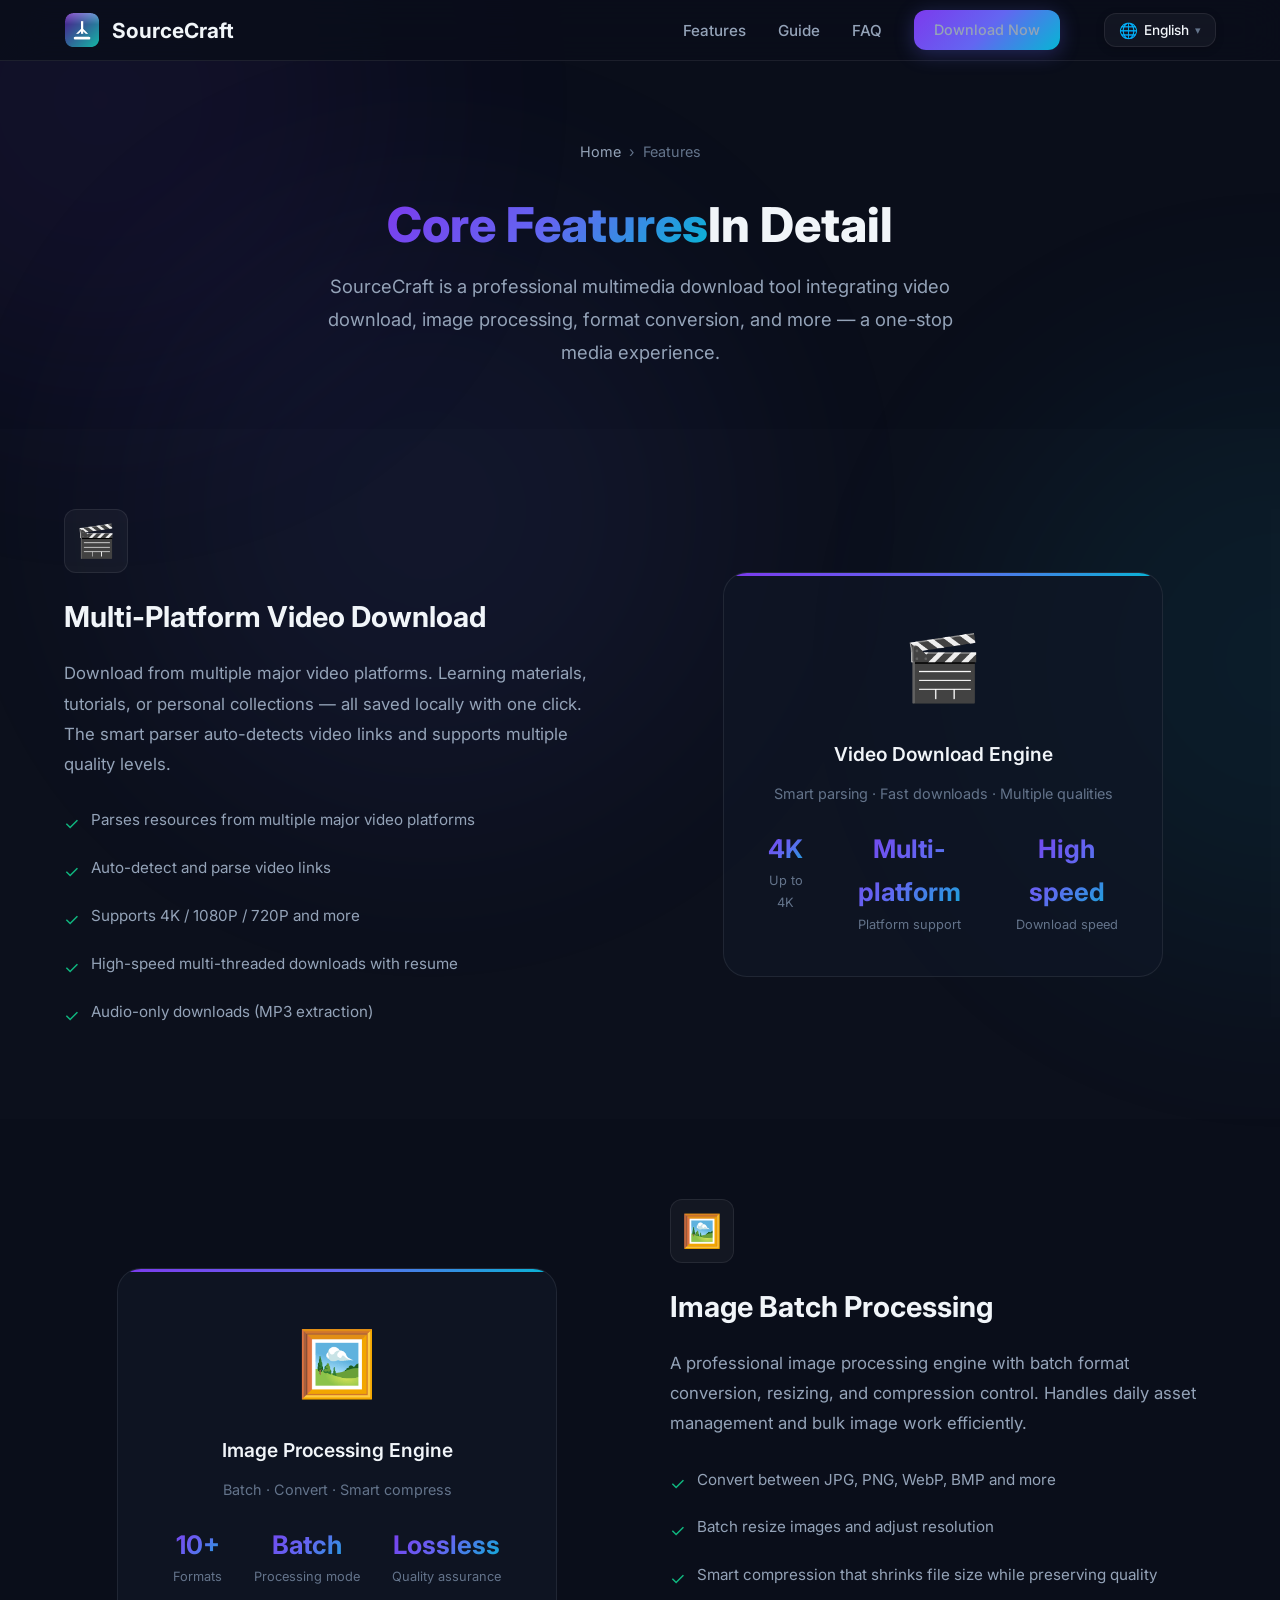
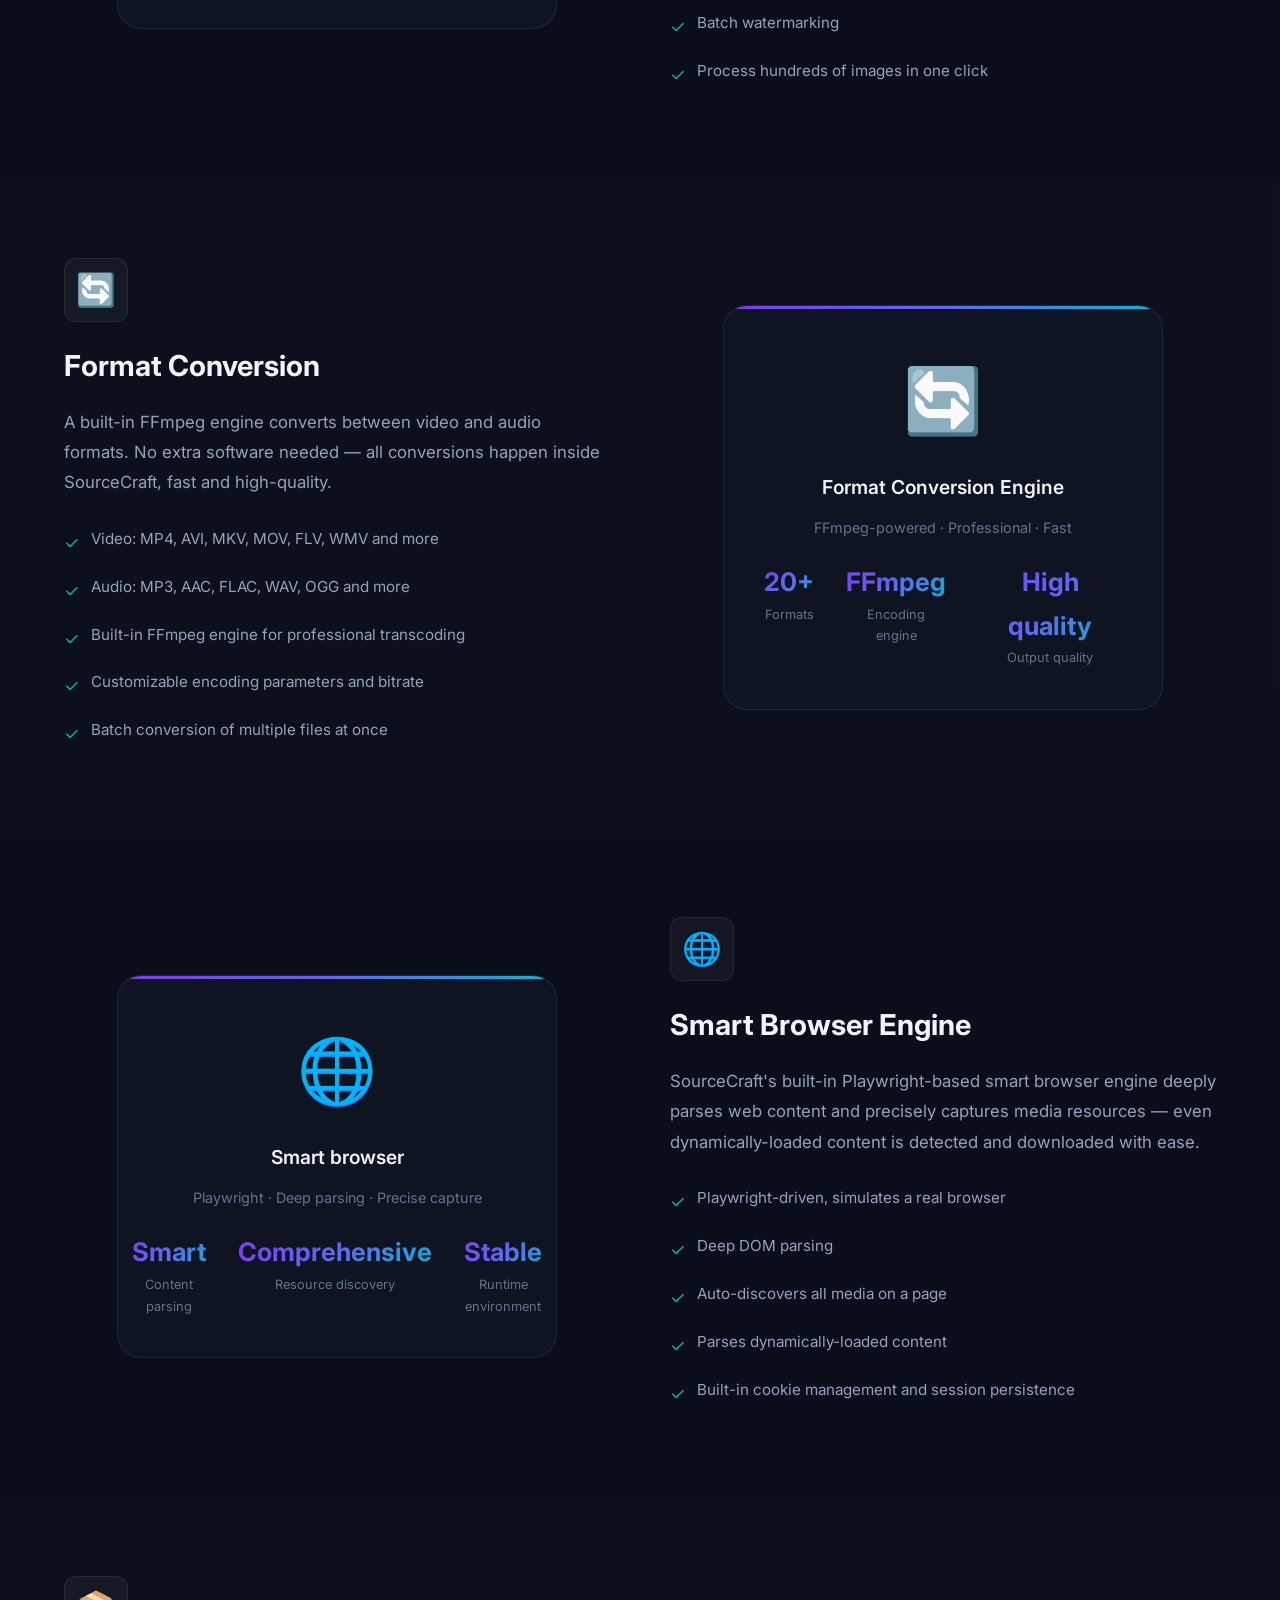
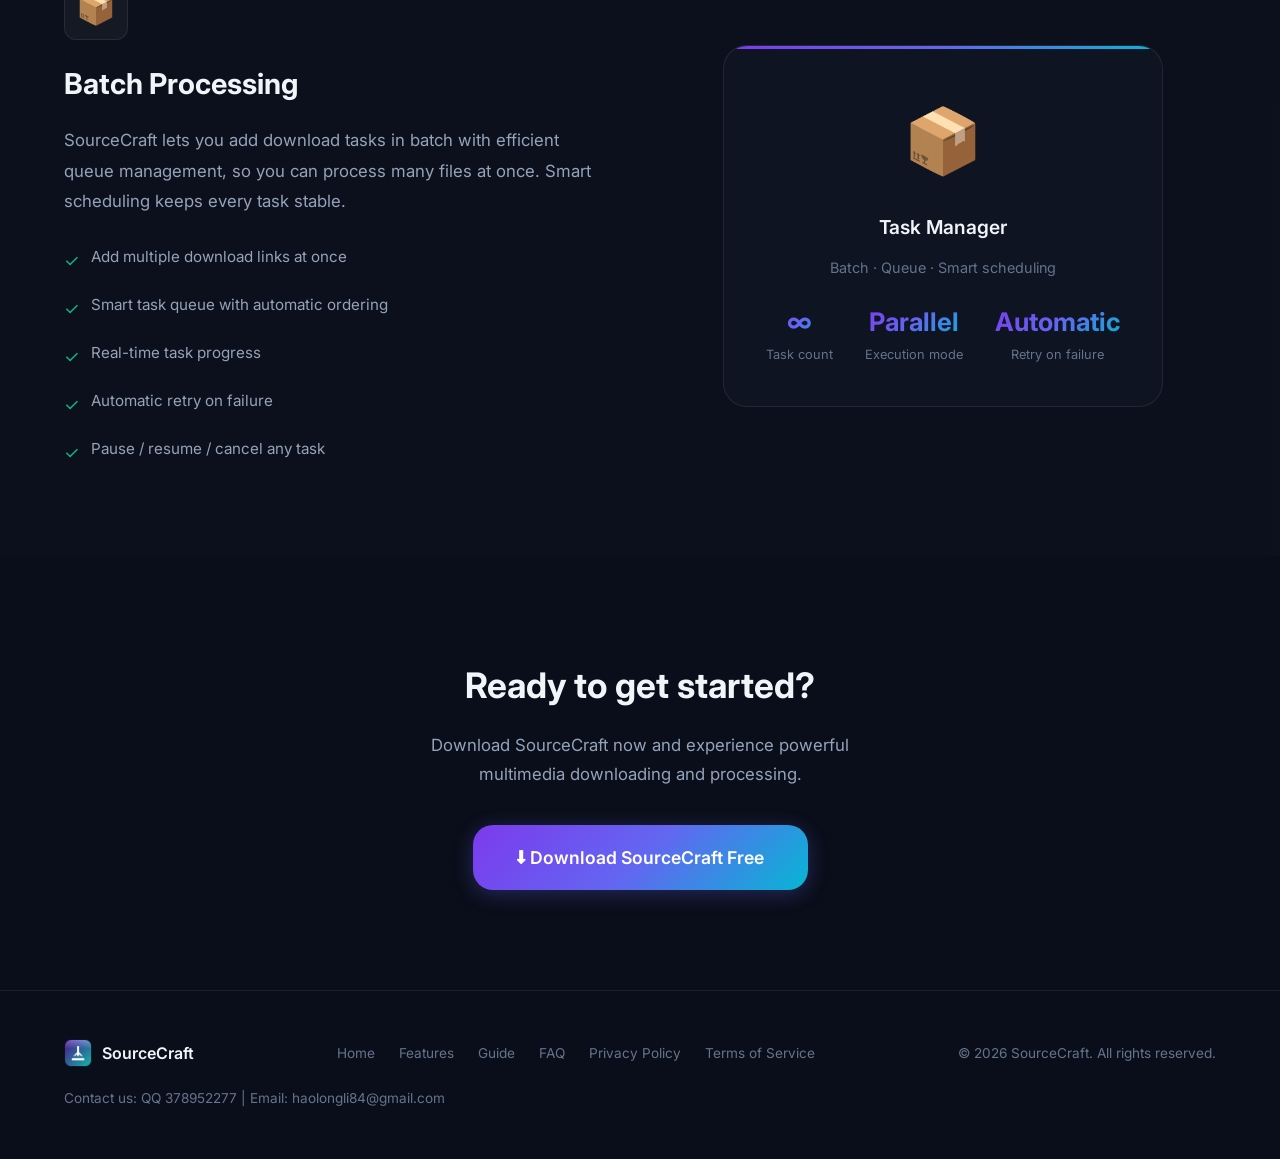
<file: website/features.html>
<html lang="zh-CN">

<head>
  <meta charset="UTF-8">
  <meta name="viewport" content="width=device-width, initial-scale=1.0">
  <title data-i18n="功能介绍 - SourceCraft 多媒体下载工具 | 视频下载器功能详解">功能介绍 - SourceCraft 多媒体下载工具 | 视频下载器功能详解</title>
  <meta name="description" content="详细了解 SourceCraft 的核心功能：多平台视频下载、图片批处理、格式转换、智能浏览器引擎、批量下载任务管理。免费下载工具，支持 Windows 系统。" data-i18n="详细了解 SourceCraft 的核心功能：多平台视频下载、图片批处理、格式转换、智能浏览器引擎、批量下载任务管理。免费下载工具，支持 Windows 系统。">
  <meta name="keywords" content="SourceCraft功能, 视频下载器功能, 多媒体下载工具功能, 视频下载, 图片批处理, 格式转换, 批量下载, 智能浏览器, 免费下载工具, 下载工具, 多媒体工具">
  <meta name="robots" content="index, follow, max-snippet:-1, max-image-preview:large">
  <link rel="canonical" href="https://hundunxiazaiqi.cn/features.html">
  <link rel="icon" type="image/png" href="app_icon.png">

  
  <meta property="og:type" content="website">
  <meta property="og:url" content="https://hundunxiazaiqi.cn/features.html">
  <meta property="og:title" content="功能介绍 - SourceCraft 多媒体下载工具">
  <meta property="og:description" content="详细了解 SourceCraft 的核心功能：多平台视频下载、图片批处理、格式转换、智能浏览器引擎。">
  <meta property="og:image" content="https://hundunxiazaiqi.cn/software_preview_hd.png">
  <meta property="og:site_name" content="SourceCraft">
  <meta property="og:locale" content="zh_CN">

  
  <meta name="twitter:card" content="summary_large_image">
  <meta name="twitter:title" content="功能介绍 - SourceCraft 多媒体下载工具">
  <meta name="twitter:description" content="详细了解 SourceCraft 的核心功能：多平台视频下载、图片批处理、格式转换、智能浏览器引擎。">
  <meta name="twitter:image" content="https://hundunxiazaiqi.cn/software_preview_hd.png">

  
  <script type="application/ld+json">
  {
    "@context": "https://schema.org",
    "@type": "BreadcrumbList",
    "itemListElement": [
      {
        "@type": "ListItem",
        "position": 1,
        "name": "首页",
        "item": "https://hundunxiazaiqi.cn/"
      },
      {
        "@type": "ListItem",
        "position": 2,
        "name": "功能介绍",
        "item": "https://hundunxiazaiqi.cn/features.html"
      }
    ]
  }
  </script>

  <link rel="stylesheet" href="style.css?v=16">
  <style>
    /* Features page specific styles */
    .page-hero {
      padding: 140px 0 60px;
      text-align: center;
      position: relative;
    }

    .page-hero h1 {
      font-size: 3rem;
      font-weight: 800;
      margin-bottom: 16px;
      line-height: 1.2;
    }

    .page-hero .gradient-text {
      background: var(--accent-gradient);
      -webkit-background-clip: text;
      -webkit-text-fill-color: transparent;
      background-clip: text;
    }

    .page-hero p {
      font-size: 1.15rem;
      color: var(--text-secondary);
      max-width: 640px;
      margin: 0 auto;
      line-height: 1.8;
    }

    .breadcrumb {
      display: flex;
      align-items: center;
      gap: 8px;
      justify-content: center;
      margin-bottom: 32px;
      font-size: 0.9rem;
      color: var(--text-muted);
    }

    .breadcrumb a {
      color: var(--text-secondary);
      transition: color var(--transition-fast);
    }

    .breadcrumb a:hover {
      color: var(--text-primary);
    }

    .breadcrumb .sep {
      color: var(--text-muted);
    }

    .feature-detail-section {
      padding: 80px 0;
      position: relative;
    }

    .feature-detail-section:nth-child(even) {
      background: rgba(255, 255, 255, 0.01);
    }

    .feature-detail {
      display: flex;
      align-items: center;
      gap: 60px;
    }

    .feature-detail.reverse {
      flex-direction: row-reverse;
    }

    .feature-detail-content {
      flex: 1;
    }

    .feature-detail-visual {
      flex: 1;
      display: flex;
      justify-content: center;
    }

    .feature-detail-icon {
      width: 64px;
      height: 64px;
      display: flex;
      align-items: center;
      justify-content: center;
      border-radius: var(--radius-md);
      font-size: 2rem;
      margin-bottom: 20px;
      background: var(--bg-glass);
      border: 1px solid var(--bg-glass-border);
    }

    .feature-detail-content h2 {
      font-size: 1.8rem;
      font-weight: 700;
      margin-bottom: 16px;
    }

    .feature-detail-content p {
      color: var(--text-secondary);
      font-size: 1.05rem;
      line-height: 1.8;
      margin-bottom: 20px;
    }

    .feature-highlights {
      list-style: none;
      padding: 0;
    }

    .feature-highlights li {
      display: flex;
      align-items: flex-start;
      gap: 12px;
      padding: 8px 0;
      color: var(--text-secondary);
      font-size: 0.95rem;
      line-height: 1.7;
    }

    .feature-highlights li .check {
      color: var(--success);
      font-size: 1.1rem;
      flex-shrink: 0;
      margin-top: 2px;
    }

    .feature-visual-card {
      width: 100%;
      max-width: 440px;
      background: var(--bg-card);
      border: 1px solid var(--bg-glass-border);
      border-radius: var(--radius-xl);
      padding: 40px;
      text-align: center;
      position: relative;
      overflow: hidden;
    }

    .feature-visual-card::before {
      content: '';
      position: absolute;
      top: 0;
      left: 0;
      right: 0;
      height: 3px;
      background: var(--accent-gradient);
    }

    .feature-visual-emoji {
      font-size: 4rem;
      margin-bottom: 16px;
      display: block;
    }

    .feature-visual-title {
      font-size: 1.2rem;
      font-weight: 600;
      margin-bottom: 12px;
    }

    .feature-visual-stats {
      display: flex;
      justify-content: center;
      gap: 32px;
      margin-top: 20px;
    }

    .feature-visual-stat {
      text-align: center;
    }

    .feature-visual-stat .num {
      display: block;
      font-size: 1.6rem;
      font-weight: 700;
      background: var(--accent-gradient);
      -webkit-background-clip: text;
      -webkit-text-fill-color: transparent;
      background-clip: text;
    }

    .feature-visual-stat .lbl {
      font-size: 0.8rem;
      color: var(--text-muted);
    }

    .cta-section {
      padding: 100px 0;
      text-align: center;
    }

    .cta-section h2 {
      font-size: 2.2rem;
      font-weight: 700;
      margin-bottom: 16px;
    }

    .cta-section p {
      color: var(--text-secondary);
      font-size: 1.05rem;
      margin-bottom: 36px;
      max-width: 500px;
      margin-left: auto;
      margin-right: auto;
    }

    @media (max-width: 968px) {
      .feature-detail,
      .feature-detail.reverse {
        flex-direction: column;
        text-align: center;
      }

      .page-hero h1 {
        font-size: 2.2rem;
      }

      .feature-detail-icon {
        margin-left: auto;
        margin-right: auto;
      }
    }
  </style>
  <script src="locales/zh.js?v=8"></script>
  <script src="locales/en.js?v=9"></script>
  <script src="i18n.js?v=8"></script>
  <style>
.lang-switcher-li { display: flex; align-items: center; margin-left: 12px; }
.lang-switcher { position: relative; }
.lang-btn {
  appearance: none; -webkit-appearance: none;
  display: inline-flex; align-items: center; gap: 6px;
  background: var(--bg-glass);
  color: var(--text-primary);
  border: 1px solid var(--bg-glass-border);
  border-radius: var(--radius-md);
  padding: 8px 14px;
  font-size: 0.85rem;
  font-weight: 500;
  cursor: pointer;
  font-family: inherit;
  transition: transform 0.2s, box-shadow 0.2s, border-color 0.2s;
  box-shadow: var(--shadow-sm, 0 2px 8px rgba(0,0,0,0.2));
}
.lang-btn:hover {
  transform: translateY(-2px);
  border-color: var(--accent-mid, #6366f1);
  box-shadow: 0 6px 20px rgba(99, 102, 241, 0.35);
}
.lang-btn:focus { outline: none; border-color: var(--accent-mid, #6366f1); }
.lang-btn-globe { font-size: 0.95rem; line-height: 1; }
.lang-btn-caret { font-size: 0.7rem; color: var(--text-muted, #64748b); transition: transform 0.2s; }
.lang-btn[aria-expanded="true"] .lang-btn-caret { transform: rotate(180deg); }
.lang-menu {
  display: none;
  position: absolute; top: calc(100% + 8px); right: 0;
  min-width: 132px;
  background: var(--bg-secondary, #111827);
  border: 1px solid var(--bg-glass-border);
  border-radius: var(--radius-md);
  padding: 6px;
  margin: 0; list-style: none;
  box-shadow: 0 16px 40px rgba(0, 0, 0, 0.5);
  z-index: 999;
}
.lang-menu.open { display: block; }
.lang-menu-item {
  padding: 9px 14px;
  border-radius: 8px;
  font-size: 0.88rem;
  color: var(--text-secondary);
  cursor: pointer;
  transition: background 0.15s, color 0.15s;
  white-space: nowrap;
}
.lang-menu-item:hover { background: var(--bg-card-hover, rgba(30,41,59,0.8)); color: var(--text-primary); }
.lang-menu-item.active {
  background: linear-gradient(135deg, rgba(124,58,237,0.35), rgba(99,102,241,0.35));
  color: #fff; font-weight: 600;
}
@media (max-width: 768px) {
  .lang-switcher-li { margin-left: 0; margin-top: 12px; justify-content: flex-start; }
  .lang-menu { right: auto; left: 0; }
}
  </style>
</head>

<body>

  
  <div class="bg-glow bg-glow-1"></div>
  <div class="bg-glow bg-glow-2"></div>
  <div class="bg-glow bg-glow-3"></div>

  
  <nav class="navbar scrolled" id="navbar">
    <div class="container">
      <a href="/" class="navbar-brand">
        <img src="app_icon.png" alt="SourceCraft Logo">
        <span>SourceCraft</span>
      </a>
      <ul class="navbar-links" id="nav-links">
        <li><a href="/features.html"><span data-i18n="功能介绍">功能介绍</span></a></li>
        <li><a href="/guide.html"><span data-i18n="使用教程">使用教程</span></a></li>
        <li><a href="/faq.html"><span data-i18n="常见问题">常见问题</span></a></li>
        <li><a href="/#download" class="btn btn-primary navbar-cta"><span data-i18n="立即下载">立即下载</span></a></li>
              <li class="lang-switcher-li">
          <div id="lang-switcher" class="lang-switcher"></div>
        </li>
      </ul><button class="mobile-menu-btn" id="mobile-menu-btn" aria-label="菜单" data-i18n-attr="aria-label" data-i18n-attr-key="菜单">☰</button>
    </div>
  </nav>

  
  <section class="page-hero">
    <div class="container">
      <nav class="breadcrumb" aria-label="面包屑导航" data-i18n-attr="aria-label" data-i18n-attr-key="面包屑导航">
        <a href="/"><span data-i18n="首页">首页</span></a>
        <span class="sep">›</span>
        <span><span data-i18n="功能介绍">功能介绍</span></span>
      </nav>
      <h1><span class="gradient-text"><span data-i18n="核心功能">核心功能</span></span><span data-i18n="详解">详解</span></h1>
      <p><span data-i18n="SourceCraft 是一款专业级多媒体下载工具，集成了视频下载、图片处理、格式转换等多种强大功能，为您提供一站式多媒体处理体验。">SourceCraft 是一款专业级多媒体下载工具，集成了视频下载、图片处理、格式转换等多种强大功能，为您提供一站式多媒体处理体验。</span></p>
    </div>
  </section>

  
  <section class="feature-detail-section" id="video-download">
    <div class="container">
      <div class="feature-detail">
        <div class="feature-detail-content">
          <div class="feature-detail-icon">🎬</div>
          <h2><span data-i18n="多平台视频下载">多平台视频下载</span></h2>
          <p><span data-i18n="SourceCraft 支持从多个主流视频平台下载视频内容。无论是学习资料、教程视频还是个人收藏，都能轻松一键下载到本地。智能解析引擎自动识别视频链接，支持多种清晰度选择。">SourceCraft 支持从多个主流视频平台下载视频内容。无论是学习资料、教程视频还是个人收藏，都能轻松一键下载到本地。智能解析引擎自动识别视频链接，支持多种清晰度选择。</span></p>
          <ul class="feature-highlights">
            <li><span class="check">✓</span><span data-i18n="支持多个主流视频平台资源解析"> 支持多个主流视频平台资源解析</span></li>
            <li><span class="check">✓</span><span data-i18n="智能识别视频链接，自动解析"> 智能识别视频链接，自动解析</span></li>
            <li><span class="check">✓</span><span data-i18n="支持 4K / 1080P / 720P 等多种清晰度"> 支持 4K / 1080P / 720P 等多种清晰度</span></li>
            <li><span class="check">✓</span><span data-i18n="高速多线程下载，断点续传"> 高速多线程下载，断点续传</span></li>
            <li><span class="check">✓</span><span data-i18n="支持仅下载音频轨道（MP3 提取）"> 支持仅下载音频轨道（MP3 提取）</span></li>
          </ul>
        </div>
        <div class="feature-detail-visual">
          <div class="feature-visual-card">
            <span class="feature-visual-emoji">🎬</span>
            <div class="feature-visual-title"><span data-i18n="视频下载引擎">视频下载引擎</span></div>
            <p style="color: var(--text-muted); font-size: 0.9rem;"><span data-i18n="智能解析 · 高速下载 · 多清晰度">智能解析 · 高速下载 · 多清晰度</span></p>
            <div class="feature-visual-stats">
              <div class="feature-visual-stat">
                <span class="num">4K</span>
                <span class="lbl"><span data-i18n="最高清晰度">最高清晰度</span></span>
              </div>
              <div class="feature-visual-stat">
                <span class="num"><span data-i18n="多平台">多平台</span></span>
                <span class="lbl"><span data-i18n="平台支持">平台支持</span></span>
              </div>
              <div class="feature-visual-stat">
                <span class="num"><span data-i18n="极速">极速</span></span>
                <span class="lbl"><span data-i18n="下载速度">下载速度</span></span>
              </div>
            </div>
          </div>
        </div>
      </div>
    </div>
  </section>

  
  <section class="feature-detail-section" id="image-processing">
    <div class="container">
      <div class="feature-detail reverse">
        <div class="feature-detail-content">
          <div class="feature-detail-icon">🖼️</div>
          <h2><span data-i18n="图片批处理">图片批处理</span></h2>
          <p><span data-i18n="内置专业的图片处理引擎，支持批量格式转换、尺寸调整和压缩质量控制。无论是日常素材整理还是批量图片处理，SourceCraft 都能高效完成。">内置专业的图片处理引擎，支持批量格式转换、尺寸调整和压缩质量控制。无论是日常素材整理还是批量图片处理，SourceCraft 都能高效完成。</span></p>
          <ul class="feature-highlights">
            <li><span class="check">✓</span><span data-i18n="支持 JPG、PNG、WebP、BMP 等格式互转"> 支持 JPG、PNG、WebP、BMP 等格式互转</span></li>
            <li><span class="check">✓</span><span data-i18n="批量调整图片尺寸和分辨率"> 批量调整图片尺寸和分辨率</span></li>
            <li><span class="check">✓</span><span data-i18n="智能压缩，保持画质的同时减小文件体积"> 智能压缩，保持画质的同时减小文件体积</span></li>
            <li><span class="check">✓</span><span data-i18n="支持批量添加水印"> 支持批量添加水印</span></li>
            <li><span class="check">✓</span><span data-i18n="一键批处理，同时处理数百张图片"> 一键批处理，同时处理数百张图片</span></li>
          </ul>
        </div>
        <div class="feature-detail-visual">
          <div class="feature-visual-card">
            <span class="feature-visual-emoji">🖼️</span>
            <div class="feature-visual-title"><span data-i18n="图片处理引擎">图片处理引擎</span></div>
            <p style="color: var(--text-muted); font-size: 0.9rem;"><span data-i18n="批量处理 · 格式转换 · 智能压缩">批量处理 · 格式转换 · 智能压缩</span></p>
            <div class="feature-visual-stats">
              <div class="feature-visual-stat">
                <span class="num">10+</span>
                <span class="lbl"><span data-i18n="支持格式">支持格式</span></span>
              </div>
              <div class="feature-visual-stat">
                <span class="num"><span data-i18n="批量">批量</span></span>
                <span class="lbl"><span data-i18n="处理模式">处理模式</span></span>
              </div>
              <div class="feature-visual-stat">
                <span class="num"><span data-i18n="无损">无损</span></span>
                <span class="lbl"><span data-i18n="画质保障">画质保障</span></span>
              </div>
            </div>
          </div>
        </div>
      </div>
    </div>
  </section>

  
  <section class="feature-detail-section" id="format-conversion">
    <div class="container">
      <div class="feature-detail">
        <div class="feature-detail-content">
          <div class="feature-detail-icon">🔄</div>
          <h2><span data-i18n="格式转换">格式转换</span></h2>
          <p><span data-i18n="内置 FFmpeg 引擎，支持视频和音频文件的多种格式互转。无需安装额外软件，在 SourceCraft 内即可完成所有格式转换任务。转换速度快，输出质量高。">内置 FFmpeg 引擎，支持视频和音频文件的多种格式互转。无需安装额外软件，在 SourceCraft 内即可完成所有格式转换任务。转换速度快，输出质量高。</span></p>
          <ul class="feature-highlights">
            <li><span class="check">✓</span><span data-i18n="视频格式：MP4、AVI、MKV、MOV、FLV、WMV 等"> 视频格式：MP4、AVI、MKV、MOV、FLV、WMV 等</span></li>
            <li><span class="check">✓</span><span data-i18n="音频格式：MP3、AAC、FLAC、WAV、OGG 等"> 音频格式：MP3、AAC、FLAC、WAV、OGG 等</span></li>
            <li><span class="check">✓</span><span data-i18n="内置 FFmpeg 引擎，专业级转码"> 内置 FFmpeg 引擎，专业级转码</span></li>
            <li><span class="check">✓</span><span data-i18n="支持自定义编码参数和比特率"> 支持自定义编码参数和比特率</span></li>
            <li><span class="check">✓</span><span data-i18n="批量转换，一次处理多个文件"> 批量转换，一次处理多个文件</span></li>
          </ul>
        </div>
        <div class="feature-detail-visual">
          <div class="feature-visual-card">
            <span class="feature-visual-emoji">🔄</span>
            <div class="feature-visual-title"><span data-i18n="格式转换引擎">格式转换引擎</span></div>
            <p style="color: var(--text-muted); font-size: 0.9rem;"><span data-i18n="FFmpeg 驱动 · 专业转码 · 高速处理">FFmpeg 驱动 · 专业转码 · 高速处理</span></p>
            <div class="feature-visual-stats">
              <div class="feature-visual-stat">
                <span class="num">20+</span>
                <span class="lbl"><span data-i18n="支持格式">支持格式</span></span>
              </div>
              <div class="feature-visual-stat">
                <span class="num">FFmpeg</span>
                <span class="lbl"><span data-i18n="编码引擎">编码引擎</span></span>
              </div>
              <div class="feature-visual-stat">
                <span class="num"><span data-i18n="高质">高质</span></span>
                <span class="lbl"><span data-i18n="输出品质">输出品质</span></span>
              </div>
            </div>
          </div>
        </div>
      </div>
    </div>
  </section>

  
  <section class="feature-detail-section" id="smart-browser">
    <div class="container">
      <div class="feature-detail reverse">
        <div class="feature-detail-content">
          <div class="feature-detail-icon">🌐</div>
          <h2><span data-i18n="智能浏览器引擎">智能浏览器引擎</span></h2>
          <p><span data-i18n="SourceCraft 内置基于 Playwright 的智能浏览器引擎，能够深度解析网页内容，精准捕获页面中的多媒体资源。即使是动态加载的内容，也能轻松识别并下载。">SourceCraft 内置基于 Playwright 的智能浏览器引擎，能够深度解析网页内容，精准捕获页面中的多媒体资源。即使是动态加载的内容，也能轻松识别并下载。</span></p>
          <ul class="feature-highlights">
            <li><span class="check">✓</span><span data-i18n="Playwright 驱动，模拟真实浏览器环境"> Playwright 驱动，模拟真实浏览器环境</span></li>
            <li><span class="check">✓</span><span data-i18n="深度解析网页 DOM 结构"> 深度解析网页 DOM 结构</span></li>
            <li><span class="check">✓</span><span data-i18n="自动发现页面中所有多媒体资源"> 自动发现页面中所有多媒体资源</span></li>
            <li><span class="check">✓</span><span data-i18n="支持动态加载内容的解析"> 支持动态加载内容的解析</span></li>
            <li><span class="check">✓</span><span data-i18n="内置 Cookie 管理和会话保持"> 内置 Cookie 管理和会话保持</span></li>
          </ul>
        </div>
        <div class="feature-detail-visual">
          <div class="feature-visual-card">
            <span class="feature-visual-emoji">🌐</span>
            <div class="feature-visual-title"><span data-i18n="智能浏览器">智能浏览器</span></div>
            <p style="color: var(--text-muted); font-size: 0.9rem;"><span data-i18n="Playwright 驱动 · 深度解析 · 精准捕获">Playwright 驱动 · 深度解析 · 精准捕获</span></p>
            <div class="feature-visual-stats">
              <div class="feature-visual-stat">
                <span class="num"><span data-i18n="智能">智能</span></span>
                <span class="lbl"><span data-i18n="内容解析">内容解析</span></span>
              </div>
              <div class="feature-visual-stat">
                <span class="num"><span data-i18n="全面">全面</span></span>
                <span class="lbl"><span data-i18n="资源发现">资源发现</span></span>
              </div>
              <div class="feature-visual-stat">
                <span class="num"><span data-i18n="稳定">稳定</span></span>
                <span class="lbl"><span data-i18n="运行环境">运行环境</span></span>
              </div>
            </div>
          </div>
        </div>
      </div>
    </div>
  </section>

  
  <section class="feature-detail-section" id="batch-processing">
    <div class="container">
      <div class="feature-detail">
        <div class="feature-detail-content">
          <div class="feature-detail-icon">📦</div>
          <h2><span data-i18n="批量处理">批量处理</span></h2>
          <p><span data-i18n="SourceCraft 支持批量添加下载任务，高效的任务队列管理让您可以一次操作处理大量文件。智能任务调度确保每个任务都能稳定完成。">SourceCraft 支持批量添加下载任务，高效的任务队列管理让您可以一次操作处理大量文件。智能任务调度确保每个任务都能稳定完成。</span></p>
          <ul class="feature-highlights">
            <li><span class="check">✓</span><span data-i18n="批量添加多个下载链接"> 批量添加多个下载链接</span></li>
            <li><span class="check">✓</span><span data-i18n="智能任务队列，自动排序执行"> 智能任务队列，自动排序执行</span></li>
            <li><span class="check">✓</span><span data-i18n="任务进度实时监控"> 任务进度实时监控</span></li>
            <li><span class="check">✓</span><span data-i18n="失败任务自动重试"> 失败任务自动重试</span></li>
            <li><span class="check">✓</span><span data-i18n="支持暂停 / 继续 / 取消操作"> 支持暂停 / 继续 / 取消操作</span></li>
          </ul>
        </div>
        <div class="feature-detail-visual">
          <div class="feature-visual-card">
            <span class="feature-visual-emoji">📦</span>
            <div class="feature-visual-title"><span data-i18n="任务管理器">任务管理器</span></div>
            <p style="color: var(--text-muted); font-size: 0.9rem;"><span data-i18n="批量操作 · 队列管理 · 智能调度">批量操作 · 队列管理 · 智能调度</span></p>
            <div class="feature-visual-stats">
              <div class="feature-visual-stat">
                <span class="num">∞</span>
                <span class="lbl"><span data-i18n="任务数量">任务数量</span></span>
              </div>
              <div class="feature-visual-stat">
                <span class="num"><span data-i18n="并行">并行</span></span>
                <span class="lbl"><span data-i18n="执行模式">执行模式</span></span>
              </div>
              <div class="feature-visual-stat">
                <span class="num"><span data-i18n="自动">自动</span></span>
                <span class="lbl"><span data-i18n="失败重试">失败重试</span></span>
              </div>
            </div>
          </div>
        </div>
      </div>
    </div>
  </section>

  
  <section class="cta-section">
    <div class="container">
      <h2><span data-i18n="准备好开始使用了吗？">准备好开始使用了吗？</span></h2>
      <p><span data-i18n="立即下载 SourceCraft，体验强大的多媒体下载和处理功能。">立即下载 SourceCraft，体验强大的多媒体下载和处理功能。</span></p>
      <a href="/#download" class="btn btn-primary btn-large"><span data-i18n="⬇ 免费下载 SourceCraft">⬇ 免费下载 SourceCraft</span></a>
    </div>
  </section>

  
  <footer class="footer">
    <div class="container">
      <div class="footer-brand">
        <img src="app_icon.png" alt="SourceCraft">
        <span>SourceCraft</span>
      </div>
      <nav class="footer-nav" aria-label="页脚导航" data-i18n-attr="aria-label" data-i18n-attr-key="页脚导航">
        <a href="/"><span data-i18n="首页">首页</span></a>
        <a href="/features.html"><span data-i18n="功能介绍">功能介绍</span></a>
        <a href="/guide.html"><span data-i18n="使用教程">使用教程</span></a>
        <a href="/faq.html"><span data-i18n="常见问题">常见问题</span></a>
        <a href="/privacy.html"><span data-i18n="隐私政策">隐私政策</span></a>
        <a href="/terms.html"><span data-i18n="服务条款">服务条款</span></a>
      </nav>
      <div class="footer-info">
        © 2026 SourceCraft. All rights reserved.
      </div>
      <div class="footer-contact"><span data-i18n="联系我们：QQ 378952277 | 邮箱：haolongli84@gmail.com">
        联系我们：QQ 378952277 | 邮箱：haolongli84@gmail.com
      </span></div>
    </div>
  </footer>

  <script>
    // Mobile menu toggle
    const mobileBtn = document.getElementById('mobile-menu-btn');
    const navLinks = document.getElementById('nav-links');
    if (mobileBtn && navLinks) {
      mobileBtn.addEventListener('click', () => {
        navLinks.classList.toggle('active');
        mobileBtn.textContent = navLinks.classList.contains('active') ? '✕' : '☰';
      });
      navLinks.querySelectorAll('a').forEach(link => {
        link.addEventListener('click', () => {
          navLinks.classList.remove('active');
          mobileBtn.textContent = '☰';
        });
      });
    }
  </script>
</body>

</html>
</file>
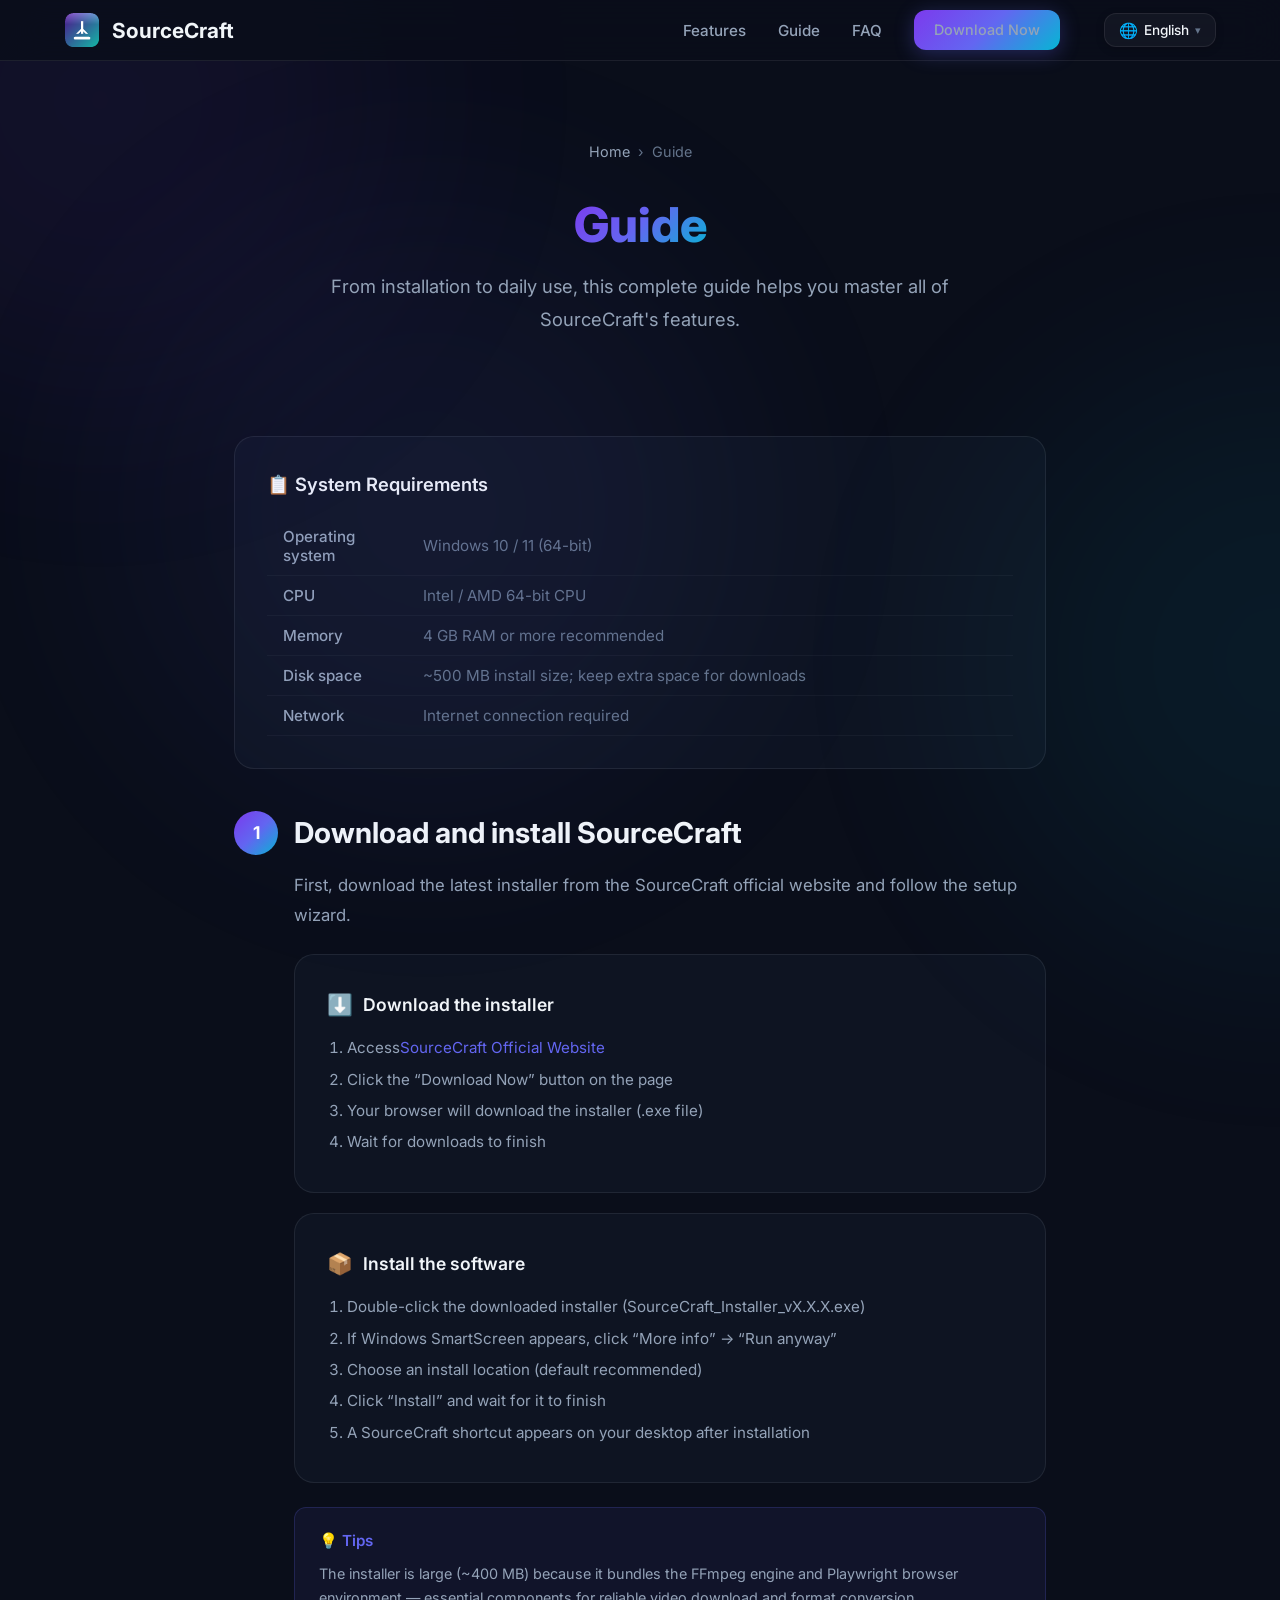
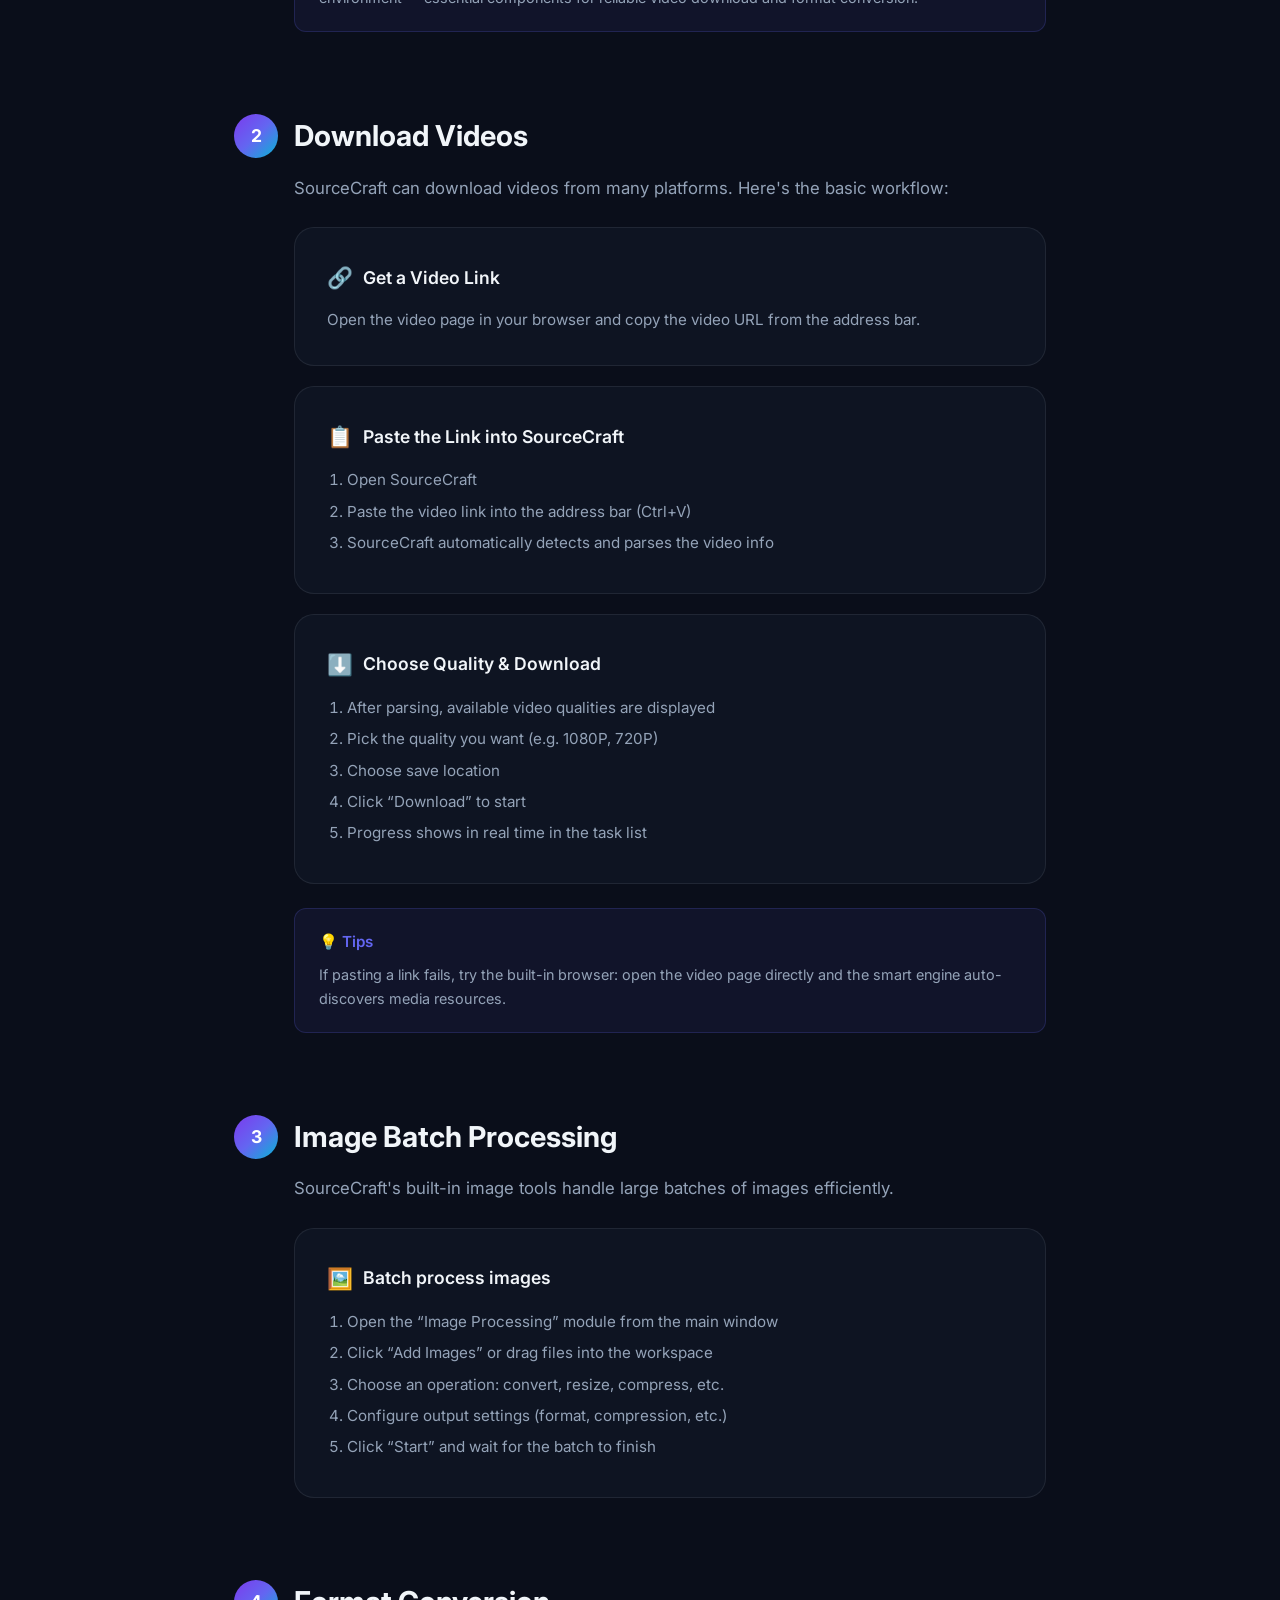
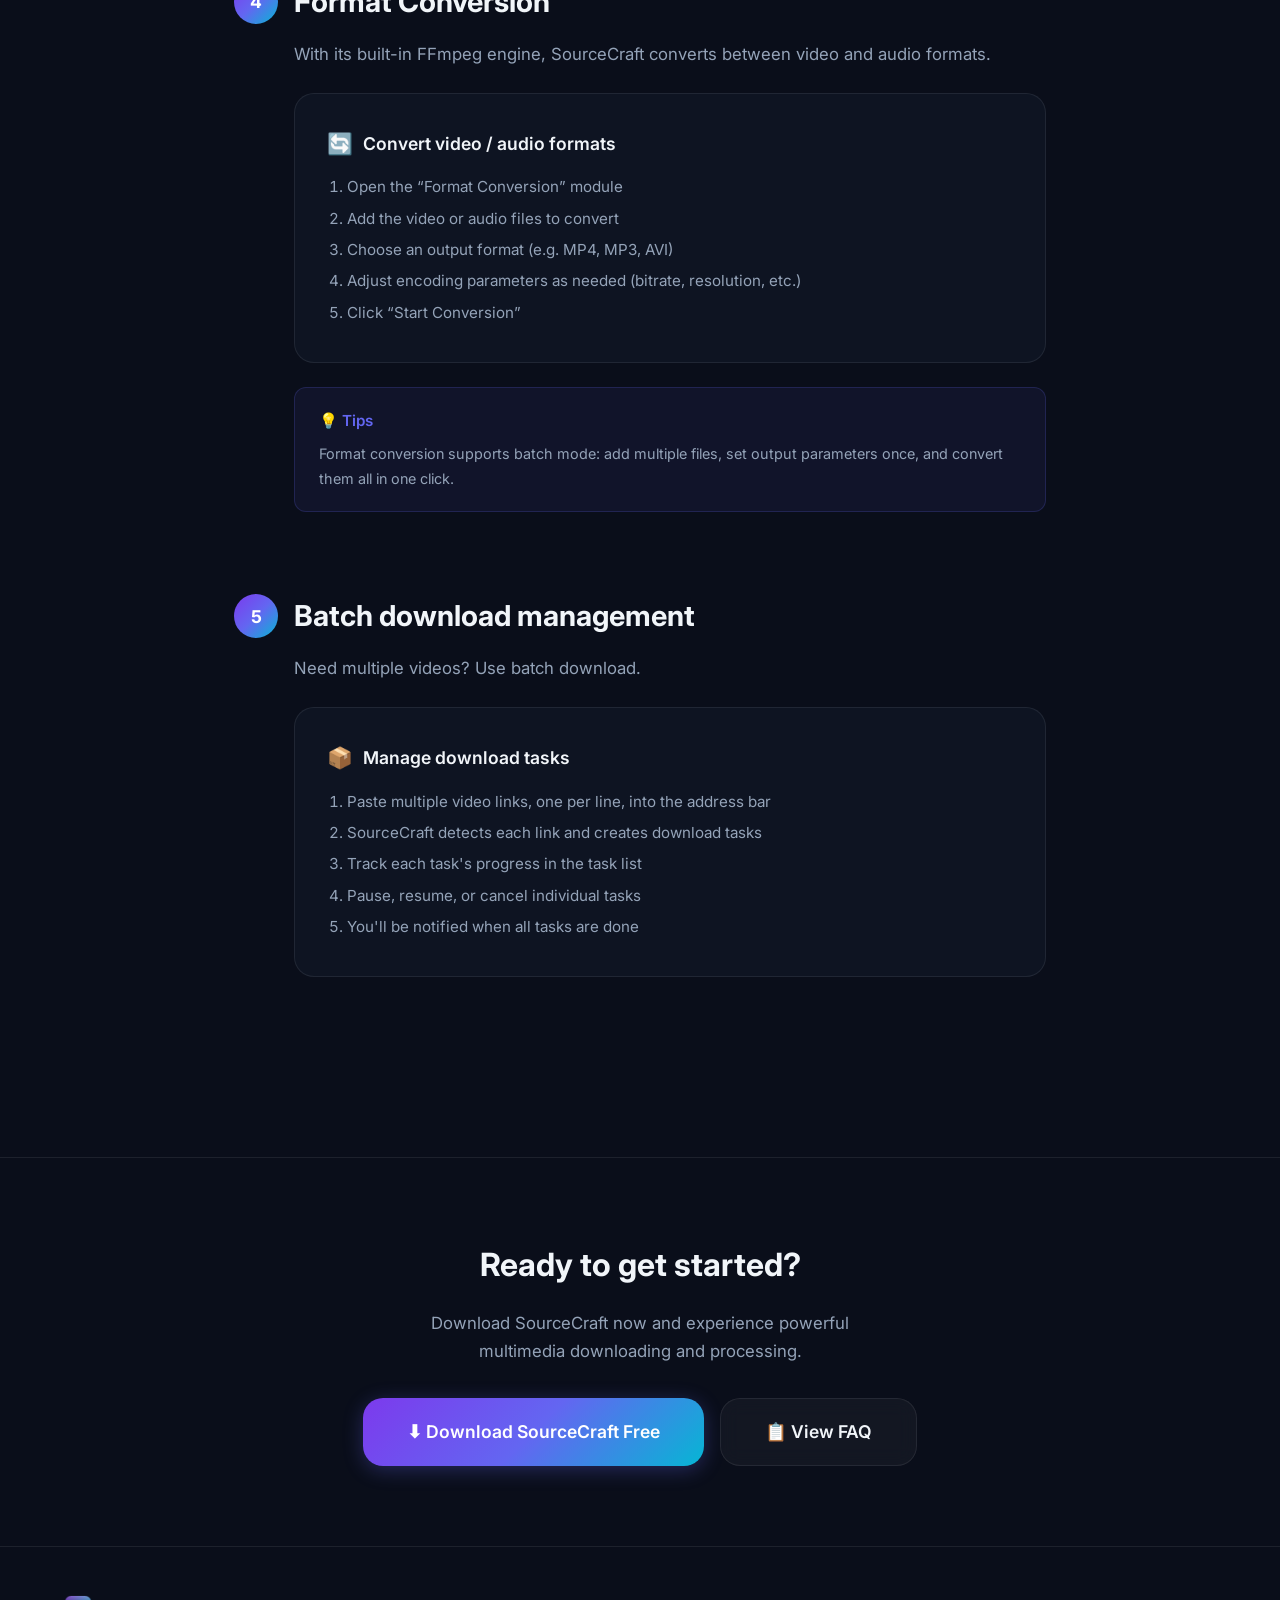
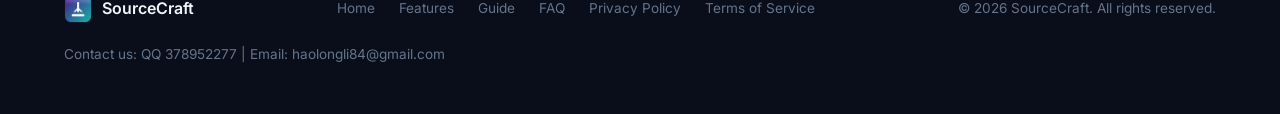
<file: website/guide.html>
<html lang="zh-CN">

<head>
  <meta charset="UTF-8">
  <meta name="viewport" content="width=device-width, initial-scale=1.0">
  <title data-i18n="使用教程 - SourceCraft 多媒体下载工具 | 视频怎么下载到本地">使用教程 - SourceCraft 多媒体下载工具 | 视频怎么下载到本地</title>
  <meta name="description" content="SourceCraft 使用教程：教你如何使用免费多媒体下载工具下载视频、批量处理图片、转换格式。从安装到使用的完整操作指南，新手也能轻松上手。" data-i18n="SourceCraft 使用教程：教你如何使用免费多媒体下载工具下载视频、批量处理图片、转换格式。从安装到使用的完整操作指南，新手也能轻松上手。">
  <meta name="keywords" content="SourceCraft教程, 视频怎么下载, 如何下载视频到本地, 视频下载教程, 多媒体下载工具使用方法, 批量下载教程, 格式转换教程, 图片批处理教程, 下载工具, 多媒体工具, 视频下载器">
  <meta name="robots" content="index, follow, max-snippet:-1, max-image-preview:large">
  <link rel="canonical" href="https://hundunxiazaiqi.cn/guide.html">
  <link rel="icon" type="image/png" href="app_icon.png">

  
  <meta property="og:type" content="article">
  <meta property="og:url" content="https://hundunxiazaiqi.cn/guide.html">
  <meta property="og:title" content="使用教程 - SourceCraft 多媒体下载工具">
  <meta property="og:description" content="SourceCraft 完整使用教程，从安装到使用的详细操作指南。">
  <meta property="og:image" content="https://hundunxiazaiqi.cn/software_preview_hd.png">
  <meta property="og:site_name" content="SourceCraft">
  <meta property="og:locale" content="zh_CN">

  
  <meta name="twitter:card" content="summary_large_image">
  <meta name="twitter:title" content="使用教程 - SourceCraft 多媒体下载工具">
  <meta name="twitter:description" content="SourceCraft 完整使用教程，从安装到使用的详细操作指南。">
  <meta name="twitter:image" content="https://hundunxiazaiqi.cn/software_preview_hd.png">

  
  <script type="application/ld+json">
  {
    "@context": "https://schema.org",
    "@type": "HowTo",
    "name": "如何使用 SourceCraft 下载视频",
    "description": "使用 SourceCraft 多媒体下载工具下载视频的完整步骤教程",
    "step": [
      {
        "@type": "HowToStep",
        "position": 1,
        "name": "下载并安装 SourceCraft",
        "text": "从 SourceCraft 官方网站下载安装包，双击运行安装程序，按照提示完成安装。"
      },
      {
        "@type": "HowToStep",
        "position": 2,
        "name": "启动软件并粘贴链接",
        "text": "打开 SourceCraft，在地址栏中粘贴您想下载的视频链接。"
      },
      {
        "@type": "HowToStep",
        "position": 3,
        "name": "选择清晰度并下载",
        "text": "软件自动解析视频信息，选择所需清晰度，点击下载按钮开始下载。"
      }
    ]
  }
  </script>

  
  <script type="application/ld+json">
  {
    "@context": "https://schema.org",
    "@type": "BreadcrumbList",
    "itemListElement": [
      {
        "@type": "ListItem",
        "position": 1,
        "name": "首页",
        "item": "https://hundunxiazaiqi.cn/"
      },
      {
        "@type": "ListItem",
        "position": 2,
        "name": "使用教程",
        "item": "https://hundunxiazaiqi.cn/guide.html"
      }
    ]
  }
  </script>

  <link rel="stylesheet" href="style.css?v=16">
  <style>
    .page-hero {
      padding: 140px 0 60px;
      text-align: center;
      position: relative;
    }

    .page-hero h1 {
      font-size: 3rem;
      font-weight: 800;
      margin-bottom: 16px;
      line-height: 1.2;
    }

    .page-hero .gradient-text {
      background: var(--accent-gradient);
      -webkit-background-clip: text;
      -webkit-text-fill-color: transparent;
      background-clip: text;
    }

    .page-hero p {
      font-size: 1.15rem;
      color: var(--text-secondary);
      max-width: 640px;
      margin: 0 auto;
      line-height: 1.8;
    }

    .breadcrumb {
      display: flex;
      align-items: center;
      gap: 8px;
      justify-content: center;
      margin-bottom: 32px;
      font-size: 0.9rem;
      color: var(--text-muted);
    }

    .breadcrumb a {
      color: var(--text-secondary);
      transition: color var(--transition-fast);
    }

    .breadcrumb a:hover {
      color: var(--text-primary);
    }

    .guide-content {
      padding: 40px 0 100px;
    }

    .guide-content .container {
      max-width: 860px;
    }

    /* Tutorial steps */
    .tutorial-section {
      margin-bottom: 80px;
    }

    .tutorial-section h2 {
      font-size: 1.8rem;
      font-weight: 700;
      margin-bottom: 12px;
      display: flex;
      align-items: center;
      gap: 16px;
    }

    .tutorial-section h2 .step-num {
      display: inline-flex;
      align-items: center;
      justify-content: center;
      width: 44px;
      height: 44px;
      border-radius: 50%;
      background: var(--accent-gradient);
      color: #fff;
      font-size: 1.1rem;
      font-weight: 700;
      flex-shrink: 0;
    }

    .tutorial-section > p {
      color: var(--text-secondary);
      font-size: 1.05rem;
      line-height: 1.8;
      margin-bottom: 24px;
      padding-left: 60px;
    }

    .step-card {
      background: var(--bg-card);
      border: 1px solid var(--bg-glass-border);
      border-radius: var(--radius-lg);
      padding: 32px;
      margin-bottom: 20px;
      margin-left: 60px;
      transition: all var(--transition-base);
    }

    .step-card:hover {
      border-color: rgba(99, 102, 241, 0.15);
      background: var(--bg-card-hover);
    }

    .step-card h3 {
      font-size: 1.1rem;
      font-weight: 600;
      margin-bottom: 12px;
      display: flex;
      align-items: center;
      gap: 10px;
    }

    .step-card h3 .icon {
      font-size: 1.3rem;
    }

    .step-card p {
      color: var(--text-secondary);
      font-size: 0.95rem;
      line-height: 1.7;
    }

    .step-card ol,
    .step-card ul {
      color: var(--text-secondary);
      font-size: 0.95rem;
      line-height: 1.8;
      padding-left: 20px;
      margin-top: 12px;
    }

    .step-card li {
      margin-bottom: 4px;
    }

    .tip-box {
      background: rgba(99, 102, 241, 0.08);
      border: 1px solid rgba(99, 102, 241, 0.2);
      border-radius: var(--radius-md);
      padding: 20px 24px;
      margin: 24px 0 24px 60px;
    }

    .tip-box h4 {
      font-size: 0.95rem;
      font-weight: 600;
      color: var(--accent-mid);
      margin-bottom: 8px;
      display: flex;
      align-items: center;
      gap: 8px;
    }

    .tip-box p {
      color: var(--text-secondary);
      font-size: 0.9rem;
      line-height: 1.7;
    }

    .system-requirements {
      background: var(--bg-card);
      border: 1px solid var(--bg-glass-border);
      border-radius: var(--radius-lg);
      padding: 32px;
      margin-bottom: 40px;
    }

    .system-requirements h3 {
      font-size: 1.15rem;
      font-weight: 600;
      margin-bottom: 16px;
    }

    .system-requirements table {
      width: 100%;
      border-collapse: collapse;
    }

    .system-requirements td {
      padding: 10px 16px;
      border-bottom: 1px solid rgba(255, 255, 255, 0.04);
      font-size: 0.95rem;
    }

    .system-requirements td:first-child {
      color: var(--text-secondary);
      width: 140px;
      font-weight: 500;
    }

    .system-requirements td:last-child {
      color: var(--text-muted);
    }

    .cta-section {
      padding: 80px 0;
      text-align: center;
      border-top: 1px solid var(--bg-glass-border);
    }

    .cta-section h2 {
      font-size: 2rem;
      font-weight: 700;
      margin-bottom: 16px;
    }

    .cta-section p {
      color: var(--text-secondary);
      font-size: 1.05rem;
      margin-bottom: 32px;
      max-width: 480px;
      margin-left: auto;
      margin-right: auto;
    }

    @media (max-width: 640px) {
      .page-hero h1 {
        font-size: 2rem;
      }

      .tutorial-section > p,
      .step-card,
      .tip-box {
        margin-left: 0;
        padding-left: 20px;
      }

      .tutorial-section h2 {
        font-size: 1.4rem;
      }
    }
  </style>
  <script src="locales/zh.js?v=8"></script>
  <script src="locales/en.js?v=9"></script>
  <script src="i18n.js?v=8"></script>
  <style>
.lang-switcher-li { display: flex; align-items: center; margin-left: 12px; }
.lang-switcher { position: relative; }
.lang-btn {
  appearance: none; -webkit-appearance: none;
  display: inline-flex; align-items: center; gap: 6px;
  background: var(--bg-glass);
  color: var(--text-primary);
  border: 1px solid var(--bg-glass-border);
  border-radius: var(--radius-md);
  padding: 8px 14px;
  font-size: 0.85rem;
  font-weight: 500;
  cursor: pointer;
  font-family: inherit;
  transition: transform 0.2s, box-shadow 0.2s, border-color 0.2s;
  box-shadow: var(--shadow-sm, 0 2px 8px rgba(0,0,0,0.2));
}
.lang-btn:hover {
  transform: translateY(-2px);
  border-color: var(--accent-mid, #6366f1);
  box-shadow: 0 6px 20px rgba(99, 102, 241, 0.35);
}
.lang-btn:focus { outline: none; border-color: var(--accent-mid, #6366f1); }
.lang-btn-globe { font-size: 0.95rem; line-height: 1; }
.lang-btn-caret { font-size: 0.7rem; color: var(--text-muted, #64748b); transition: transform 0.2s; }
.lang-btn[aria-expanded="true"] .lang-btn-caret { transform: rotate(180deg); }
.lang-menu {
  display: none;
  position: absolute; top: calc(100% + 8px); right: 0;
  min-width: 132px;
  background: var(--bg-secondary, #111827);
  border: 1px solid var(--bg-glass-border);
  border-radius: var(--radius-md);
  padding: 6px;
  margin: 0; list-style: none;
  box-shadow: 0 16px 40px rgba(0, 0, 0, 0.5);
  z-index: 999;
}
.lang-menu.open { display: block; }
.lang-menu-item {
  padding: 9px 14px;
  border-radius: 8px;
  font-size: 0.88rem;
  color: var(--text-secondary);
  cursor: pointer;
  transition: background 0.15s, color 0.15s;
  white-space: nowrap;
}
.lang-menu-item:hover { background: var(--bg-card-hover, rgba(30,41,59,0.8)); color: var(--text-primary); }
.lang-menu-item.active {
  background: linear-gradient(135deg, rgba(124,58,237,0.35), rgba(99,102,241,0.35));
  color: #fff; font-weight: 600;
}
@media (max-width: 768px) {
  .lang-switcher-li { margin-left: 0; margin-top: 12px; justify-content: flex-start; }
  .lang-menu { right: auto; left: 0; }
}
  </style>
</head>

<body>

  
  <div class="bg-glow bg-glow-1"></div>
  <div class="bg-glow bg-glow-2"></div>
  <div class="bg-glow bg-glow-3"></div>

  
  <nav class="navbar scrolled" id="navbar">
    <div class="container">
      <a href="/" class="navbar-brand">
        <img src="app_icon.png" alt="SourceCraft Logo">
        <span>SourceCraft</span>
      </a>
      <ul class="navbar-links" id="nav-links">
        <li><a href="/features.html"><span data-i18n="功能介绍">功能介绍</span></a></li>
        <li><a href="/guide.html"><span data-i18n="使用教程">使用教程</span></a></li>
        <li><a href="/faq.html"><span data-i18n="常见问题">常见问题</span></a></li>
        <li><a href="/#download" class="btn btn-primary navbar-cta"><span data-i18n="立即下载">立即下载</span></a></li>
              <li class="lang-switcher-li">
          <div id="lang-switcher" class="lang-switcher"></div>
        </li>
      </ul><button class="mobile-menu-btn" id="mobile-menu-btn" aria-label="菜单" data-i18n-attr="aria-label" data-i18n-attr-key="菜单">☰</button>
    </div>
  </nav>

  
  <section class="page-hero">
    <div class="container">
      <nav class="breadcrumb" aria-label="面包屑导航" data-i18n-attr="aria-label" data-i18n-attr-key="面包屑导航">
        <a href="/"><span data-i18n="首页">首页</span></a>
        <span class="sep">›</span>
        <span><span data-i18n="使用教程">使用教程</span></span>
      </nav>
      <h1><span class="gradient-text"><span data-i18n="使用教程">使用教程</span></span></h1>
      <p><span data-i18n="从下载安装到日常使用，这份完整教程将帮助您快速掌握 SourceCraft 多媒体下载工具的所有功能。">从下载安装到日常使用，这份完整教程将帮助您快速掌握 SourceCraft 多媒体下载工具的所有功能。</span></p>
    </div>
  </section>

  
  <section class="guide-content">
    <div class="container">

      
      <div class="system-requirements">
        <h3><span data-i18n="📋 系统要求">📋 系统要求</span></h3>
        <table>
          <tr>
            <td><span data-i18n="操作系统">操作系统</span></td>
            <td><span data-i18n="Windows 10 / 11（64位）">Windows 10 / 11（64位）</span></td>
          </tr>
          <tr>
            <td><span data-i18n="处理器">处理器</span></td>
            <td><span data-i18n="Intel / AMD 64位处理器">Intel / AMD 64位处理器</span></td>
          </tr>
          <tr>
            <td><span data-i18n="内存">内存</span></td>
            <td><span data-i18n="建议 4 GB 以上">建议 4 GB 以上</span></td>
          </tr>
          <tr>
            <td><span data-i18n="磁盘空间">磁盘空间</span></td>
            <td><span data-i18n="安装需约 500 MB，建议保留足够下载空间">安装需约 500 MB，建议保留足够下载空间</span></td>
          </tr>
          <tr>
            <td><span data-i18n="网络">网络</span></td>
            <td><span data-i18n="需要网络连接">需要网络连接</span></td>
          </tr>
        </table>
      </div>

      
      <article class="tutorial-section" id="step-install">
        <h2><span class="step-num">1</span><span data-i18n="下载并安装 SourceCraft"> 下载并安装 SourceCraft</span></h2>
        <p><span data-i18n="首先，从 SourceCraft 官方网站下载最新版安装包，然后按照安装引导完成安装。">首先，从 SourceCraft 官方网站下载最新版安装包，然后按照安装引导完成安装。</span></p>

        <div class="step-card">
          <h3><span class="icon">⬇️</span><span data-i18n="下载安装包"> 下载安装包</span></h3>
          <ol>
            <li><span data-i18n="访问">访问 </span><a href="/" style="color: var(--accent-mid);"><span data-i18n="SourceCraft 官方网站">SourceCraft 官方网站</span></a></li>
            <li><span data-i18n="点击页面上的「立即下载」按钮">点击页面上的「立即下载」按钮</span></li>
            <li><span data-i18n="浏览器将自动开始下载安装包（.exe 文件）">浏览器将自动开始下载安装包（.exe 文件）</span></li>
            <li><span data-i18n="等待下载完成">等待下载完成</span></li>
          </ol>
        </div>

        <div class="step-card">
          <h3><span class="icon">📦</span><span data-i18n="安装软件"> 安装软件</span></h3>
          <ol>
            <li><span data-i18n="双击下载好的安装包（SourceCraft_Installer_vX.X.X.exe）">双击下载好的安装包（SourceCraft_Installer_vX.X.X.exe）</span></li>
            <li><span data-i18n="如果出现 Windows SmartScreen 提示，点击「更多信息」→「仍要运行」">如果出现 Windows SmartScreen 提示，点击「更多信息」→「仍要运行」</span></li>
            <li><span data-i18n="选择安装路径（建议使用默认路径）">选择安装路径（建议使用默认路径）</span></li>
            <li><span data-i18n="点击「安装」按钮，等待安装完成">点击「安装」按钮，等待安装完成</span></li>
            <li><span data-i18n="安装完成后，桌面会出现 SourceCraft 快捷方式">安装完成后，桌面会出现 SourceCraft 快捷方式</span></li>
          </ol>
        </div>

        <div class="tip-box">
          <h4><span data-i18n="💡 小贴士">💡 小贴士</span></h4>
          <p><span data-i18n="安装包体积较大（约 400 MB），因为内置了 FFmpeg 引擎和 Playwright 浏览器环境。这些组件是确保视频下载和格式转换功能正常运行的必要依赖。">安装包体积较大（约 400 MB），因为内置了 FFmpeg 引擎和 Playwright 浏览器环境。这些组件是确保视频下载和格式转换功能正常运行的必要依赖。</span></p>
        </div>
      </article>

      
      <article class="tutorial-section" id="step-download-video">
        <h2><span class="step-num">2</span><span data-i18n="下载视频"> 下载视频</span></h2>
        <p><span data-i18n="SourceCraft 支持从多个平台下载视频。以下是基本下载流程：">SourceCraft 支持从多个平台下载视频。以下是基本下载流程：</span></p>

        <div class="step-card">
          <h3><span class="icon">🔗</span><span data-i18n="获取视频链接"> 获取视频链接</span></h3>
          <p><span data-i18n="在浏览器中打开您想下载的视频页面，复制地址栏中的视频 URL 链接。">在浏览器中打开您想下载的视频页面，复制地址栏中的视频 URL 链接。</span></p>
        </div>

        <div class="step-card">
          <h3><span class="icon">📋</span><span data-i18n="粘贴链接到 SourceCraft"> 粘贴链接到 SourceCraft</span></h3>
          <ol>
            <li><span data-i18n="打开 SourceCraft 软件">打开 SourceCraft 软件</span></li>
            <li><span data-i18n="在主界面的地址栏中粘贴视频链接（Ctrl+V）">在主界面的地址栏中粘贴视频链接（Ctrl+V）</span></li>
            <li><span data-i18n="软件会自动识别并解析视频信息">软件会自动识别并解析视频信息</span></li>
          </ol>
        </div>

        <div class="step-card">
          <h3><span class="icon">⬇️</span><span data-i18n="选择清晰度并下载"> 选择清晰度并下载</span></h3>
          <ol>
            <li><span data-i18n="解析完成后，界面会显示可用的视频清晰度选项">解析完成后，界面会显示可用的视频清晰度选项</span></li>
            <li><span data-i18n="选择您需要的清晰度（如 1080P、720P 等）">选择您需要的清晰度（如 1080P、720P 等）</span></li>
            <li><span data-i18n="选择保存位置">选择保存位置</span></li>
            <li><span data-i18n="点击「下载」按钮开始下载">点击「下载」按钮开始下载</span></li>
            <li><span data-i18n="下载进度会实时显示在任务列表中">下载进度会实时显示在任务列表中</span></li>
          </ol>
        </div>

        <div class="tip-box">
          <h4><span data-i18n="💡 小贴士">💡 小贴士</span></h4>
          <p><span data-i18n="如果直接粘贴链接无法解析，可以尝试使用内置浏览器直接访问视频页面。SourceCraft 的智能浏览器引擎能自动发现页面中的视频资源。">如果直接粘贴链接无法解析，可以尝试使用内置浏览器直接访问视频页面。SourceCraft 的智能浏览器引擎能自动发现页面中的视频资源。</span></p>
        </div>
      </article>

      
      <article class="tutorial-section" id="step-image-batch">
        <h2><span class="step-num">3</span><span data-i18n="图片批处理"> 图片批处理</span></h2>
        <p><span data-i18n="SourceCraft 内置的图片处理功能可以帮助您高效处理大量图片文件。">SourceCraft 内置的图片处理功能可以帮助您高效处理大量图片文件。</span></p>

        <div class="step-card">
          <h3><span class="icon">🖼️</span><span data-i18n="批量处理图片"> 批量处理图片</span></h3>
          <ol>
            <li><span data-i18n="在 SourceCraft 主界面选择「图片处理」功能模块">在 SourceCraft 主界面选择「图片处理」功能模块</span></li>
            <li><span data-i18n="点击「添加图片」或拖拽图片文件到处理区域">点击「添加图片」或拖拽图片文件到处理区域</span></li>
            <li><span data-i18n="选择处理操作：格式转换、尺寸调整、压缩质量等">选择处理操作：格式转换、尺寸调整、压缩质量等</span></li>
            <li><span data-i18n="设置输出参数（如目标格式、压缩比例）">设置输出参数（如目标格式、压缩比例）</span></li>
            <li><span data-i18n="点击「开始处理」，等待批量任务完成">点击「开始处理」，等待批量任务完成</span></li>
          </ol>
        </div>
      </article>

      
      <article class="tutorial-section" id="step-format-convert">
        <h2><span class="step-num">4</span><span data-i18n="格式转换"> 格式转换</span></h2>
        <p><span data-i18n="利用内置的 FFmpeg 引擎，SourceCraft 可以完成各种视频和音频格式转换。">利用内置的 FFmpeg 引擎，SourceCraft 可以完成各种视频和音频格式转换。</span></p>

        <div class="step-card">
          <h3><span class="icon">🔄</span><span data-i18n="转换视频 / 音频格式"> 转换视频 / 音频格式</span></h3>
          <ol>
            <li><span data-i18n="在主界面选择「格式转换」功能">在主界面选择「格式转换」功能</span></li>
            <li><span data-i18n="添加需要转换的视频或音频文件">添加需要转换的视频或音频文件</span></li>
            <li><span data-i18n="选择目标输出格式（如 MP4、MP3、AVI 等）">选择目标输出格式（如 MP4、MP3、AVI 等）</span></li>
            <li><span data-i18n="根据需要调整编码参数（比特率、分辨率等）">根据需要调整编码参数（比特率、分辨率等）</span></li>
            <li><span data-i18n="点击「开始转换」">点击「开始转换」</span></li>
          </ol>
        </div>

        <div class="tip-box">
          <h4><span data-i18n="💡 小贴士">💡 小贴士</span></h4>
          <p><span data-i18n="格式转换支持批量操作。您可以一次添加多个文件，统一设置输出参数后一键批量转换，大幅提升工作效率。">格式转换支持批量操作。您可以一次添加多个文件，统一设置输出参数后一键批量转换，大幅提升工作效率。</span></p>
        </div>
      </article>

      
      <article class="tutorial-section" id="step-batch-download">
        <h2><span class="step-num">5</span><span data-i18n="批量下载管理"> 批量下载管理</span></h2>
        <p><span data-i18n="当您需要下载多个视频时，可以使用批量下载功能。">当您需要下载多个视频时，可以使用批量下载功能。</span></p>

        <div class="step-card">
          <h3><span class="icon">📦</span><span data-i18n="管理下载任务"> 管理下载任务</span></h3>
          <ol>
            <li><span data-i18n="将多个视频链接分行粘贴到地址栏">将多个视频链接分行粘贴到地址栏</span></li>
            <li><span data-i18n="SourceCraft 会自动识别每个链接并创建下载任务">SourceCraft 会自动识别每个链接并创建下载任务</span></li>
            <li><span data-i18n="在任务列表中可以查看每个任务的进度">在任务列表中可以查看每个任务的进度</span></li>
            <li><span data-i18n="支持暂停、继续、取消单个任务">支持暂停、继续、取消单个任务</span></li>
            <li><span data-i18n="所有任务完成后会收到通知">所有任务完成后会收到通知</span></li>
          </ol>
        </div>
      </article>

    </div>
  </section>

  
  <section class="cta-section">
    <div class="container">
      <h2><span data-i18n="准备好开始使用了吗？">准备好开始使用了吗？</span></h2>
      <p><span data-i18n="立即下载 SourceCraft，体验强大的多媒体下载和处理功能。">立即下载 SourceCraft，体验强大的多媒体下载和处理功能。</span></p>
      <div style="display: flex; gap: 16px; justify-content: center; flex-wrap: wrap;">
        <a href="/#download" class="btn btn-primary btn-large"><span data-i18n="⬇ 免费下载 SourceCraft">⬇ 免费下载 SourceCraft</span></a>
        <a href="/faq.html" class="btn btn-secondary btn-large"><span data-i18n="📋 查看常见问题">📋 查看常见问题</span></a>
      </div>
    </div>
  </section>

  
  <footer class="footer">
    <div class="container">
      <div class="footer-brand">
        <img src="app_icon.png" alt="SourceCraft">
        <span>SourceCraft</span>
      </div>
      <nav class="footer-nav" aria-label="页脚导航" data-i18n-attr="aria-label" data-i18n-attr-key="页脚导航">
        <a href="/"><span data-i18n="首页">首页</span></a>
        <a href="/features.html"><span data-i18n="功能介绍">功能介绍</span></a>
        <a href="/guide.html"><span data-i18n="使用教程">使用教程</span></a>
        <a href="/faq.html"><span data-i18n="常见问题">常见问题</span></a>
        <a href="/privacy.html"><span data-i18n="隐私政策">隐私政策</span></a>
        <a href="/terms.html"><span data-i18n="服务条款">服务条款</span></a>
      </nav>
      <div class="footer-info">
        © 2026 SourceCraft. All rights reserved.
      </div>
      <div class="footer-contact"><span data-i18n="联系我们：QQ 378952277 | 邮箱：haolongli84@gmail.com">
        联系我们：QQ 378952277 | 邮箱：haolongli84@gmail.com
      </span></div>
    </div>
  </footer>

  <script>
    const mobileBtn = document.getElementById('mobile-menu-btn');
    const navLinks = document.getElementById('nav-links');
    if (mobileBtn && navLinks) {
      mobileBtn.addEventListener('click', () => {
        navLinks.classList.toggle('active');
        mobileBtn.textContent = navLinks.classList.contains('active') ? '✕' : '☰';
      });
      navLinks.querySelectorAll('a').forEach(link => {
        link.addEventListener('click', () => {
          navLinks.classList.remove('active');
          mobileBtn.textContent = '☰';
        });
      });
    }
  </script>
</body>

</html>
</file>
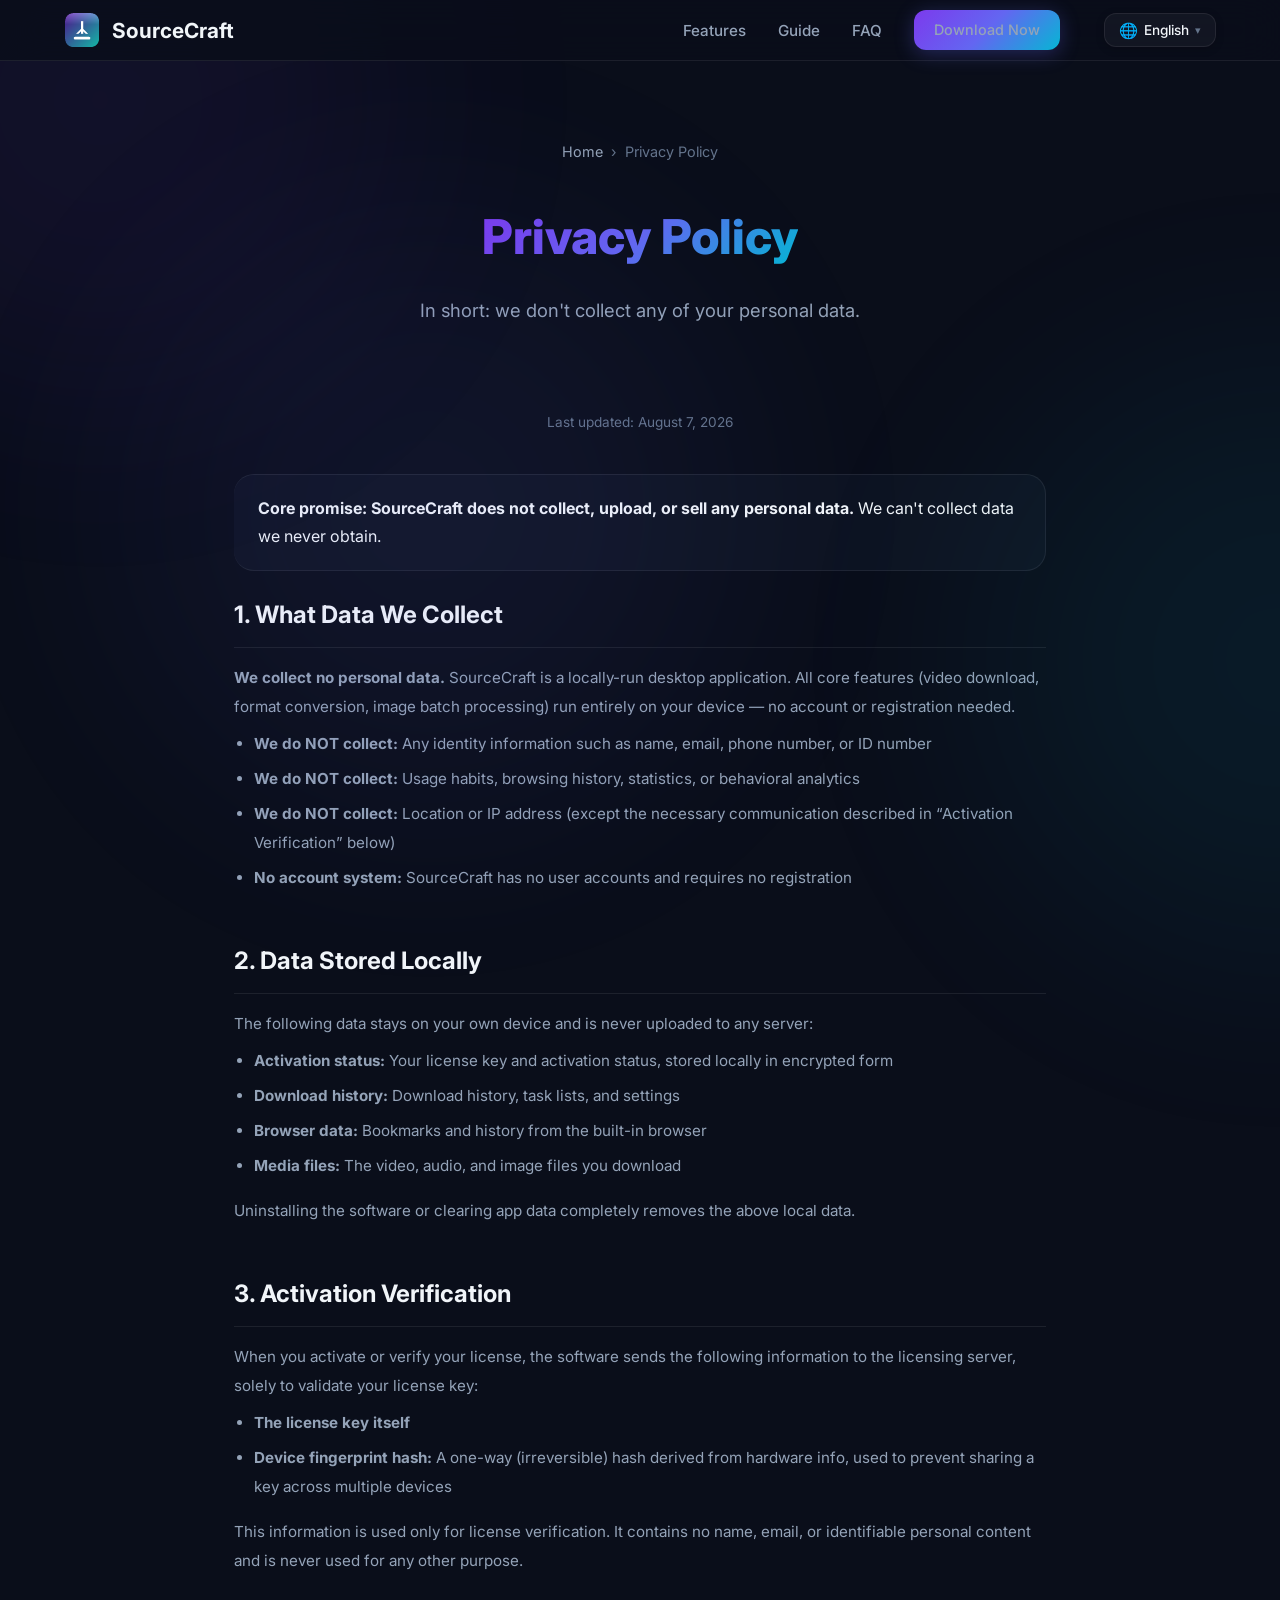
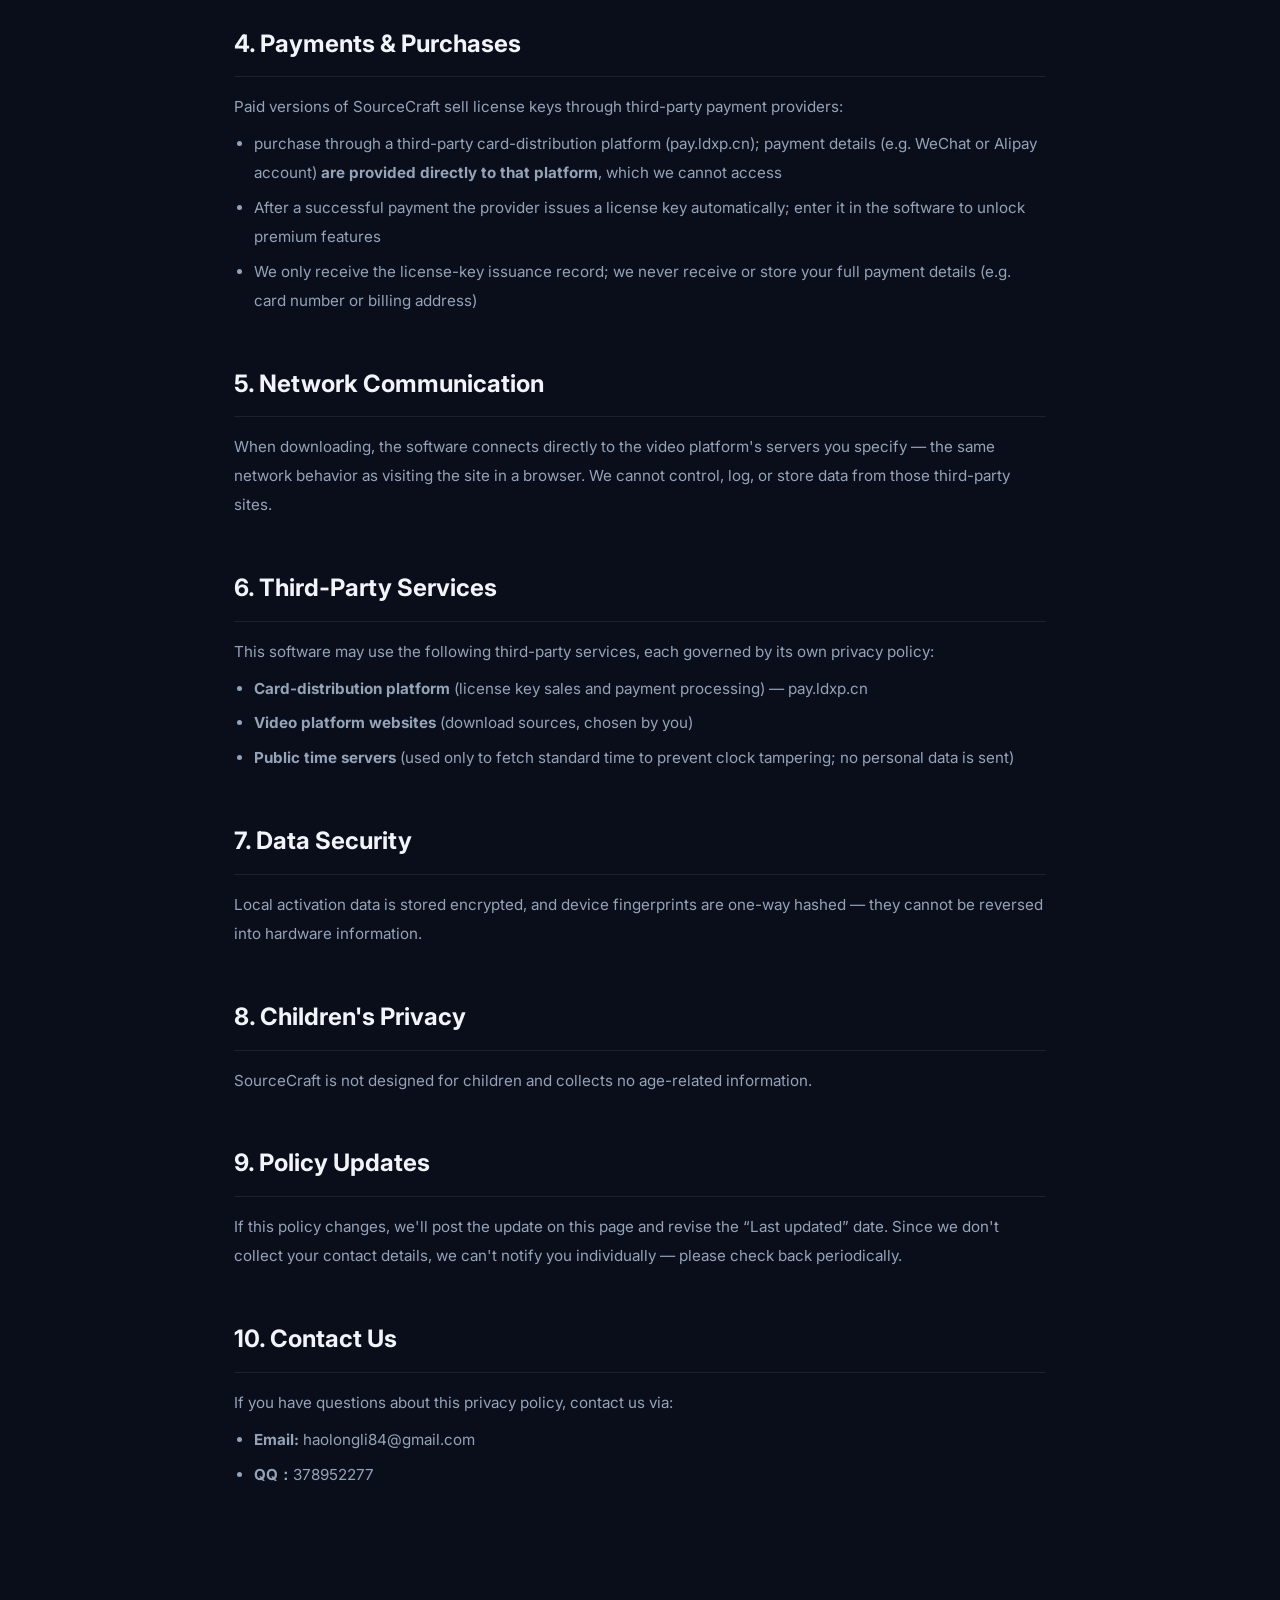
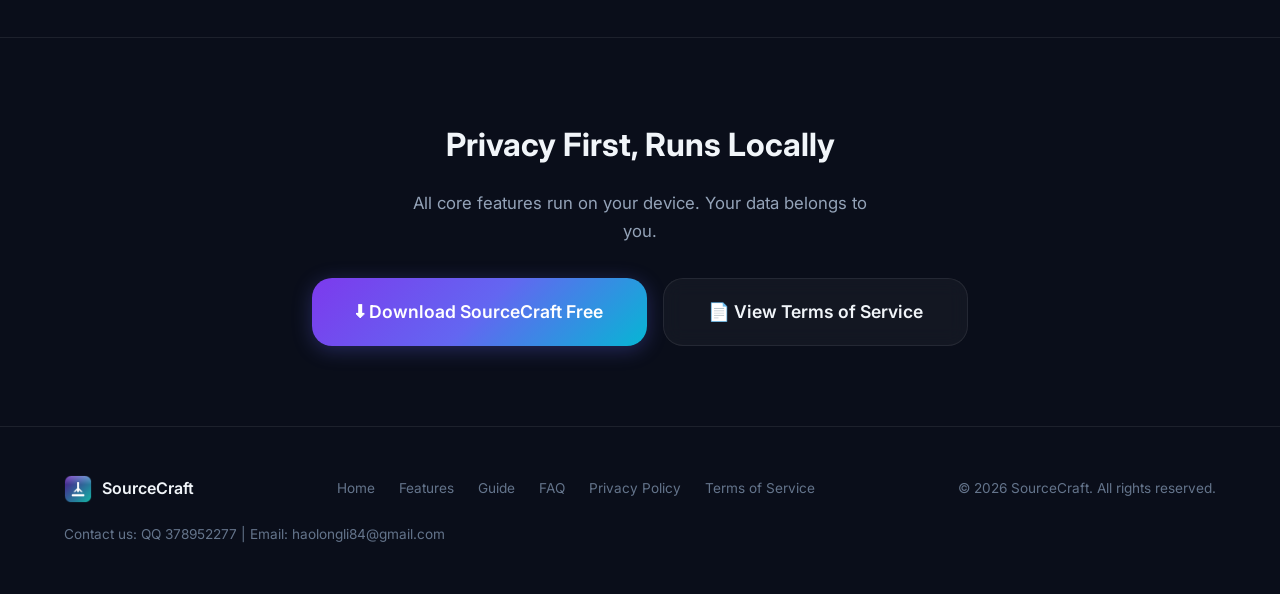
<file: website/privacy.html>
<html lang="zh-CN">
<head>
  <meta charset="UTF-8">
  <meta name="viewport" content="width=device-width, initial-scale=1.0">
  <title data-i18n="隐私政策 - SourceCraft 多媒体下载工具">隐私政策 - SourceCraft 多媒体下载工具</title>
  <meta name="description" content="SourceCraft 隐私政策：我们不收集任何个人数据。所有数据（激活码、下载记录、设置）仅保存在您的本地设备上。" data-i18n="SourceCraft 隐私政策：我们不收集任何个人数据。所有数据（激活码、下载记录、设置）仅保存在您的本地设备上。">
  <meta name="robots" content="index, follow, max-snippet:-1, max-image-preview:large">
  <link rel="canonical" href="https://hundunxiazaiqi.cn/privacy.html">
  <link rel="icon" type="image/png" href="app_icon.png">
  <meta property="og:type" content="website">
  <meta property="og:url" content="https://hundunxiazaiqi.cn/privacy.html">
  <meta property="og:title" content="隐私政策 - SourceCraft 多媒体下载工具">
  <meta property="og:description" content="SourceCraft 隐私政策：我们不收集任何个人数据。所有数据仅保存在您的本地设备上。">
  <meta property="og:image" content="https://hundunxiazaiqi.cn/software_preview_hd.png">
  <meta property="og:site_name" content="SourceCraft">
  <meta property="og:locale" content="zh_CN">
  <meta name="twitter:card" content="summary_large_image">
  <meta name="twitter:title" content="隐私政策 - SourceCraft 多媒体下载工具">
  <meta name="twitter:description" content="SourceCraft 隐私政策：我们不收集任何个人数据。">
  <meta name="twitter:image" content="https://hundunxiazaiqi.cn/software_preview_hd.png">

  <link rel="stylesheet" href="style.css?v=16">
  <style>
    .page-hero { padding: 140px 0 60px; text-align: center; }
    .page-hero h1 { font-size: 3rem; font-weight: 800; margin-bottom: 16px; }
    .page-hero .gradient-text { background: var(--accent-gradient); -webkit-background-clip: text; -webkit-text-fill-color: transparent; background-clip: text; }
    .page-hero p { font-size: 1.15rem; color: var(--text-secondary); max-width: 640px; margin: 0 auto; line-height: 1.8; }
    .breadcrumb { display: flex; align-items: center; gap: 8px; justify-content: center; margin-bottom: 32px; font-size: 0.9rem; color: var(--text-muted); }
    .breadcrumb a { color: var(--text-secondary); transition: color var(--transition-fast); }
    .breadcrumb a:hover { color: var(--text-primary); }
    .legal-content { padding: 40px 0 100px; }
    .legal-content .container { max-width: 860px; }
    .legal-section { margin-bottom: 48px; }
    .legal-section h2 { font-size: 1.5rem; font-weight: 700; margin-bottom: 16px; padding-bottom: 12px; border-bottom: 1px solid var(--bg-glass-border); }
    .legal-section h3 { font-size: 1.1rem; font-weight: 600; margin: 20px 0 8px; color: var(--text-primary); }
    .legal-section p, .legal-section li { color: var(--text-secondary); font-size: 0.95rem; line-height: 1.9; }
    .legal-section ul { padding-left: 20px; margin: 8px 0 16px; }
    .legal-section li { margin-bottom: 6px; }
    .legal-updated { color: var(--text-muted); font-size: 0.85rem; text-align: center; margin-top: -16px; margin-bottom: 40px; }
    .highlight-box { background: var(--bg-card); border: 1px solid var(--bg-glass-border); border-left: 4px solid var(--accent); border-radius: var(--radius-lg); padding: 20px 24px; margin: 24px 0; }
    .highlight-box p { margin: 0; }
    .cta-section { padding: 80px 0; text-align: center; border-top: 1px solid var(--bg-glass-border); }
    .cta-section h2 { font-size: 2rem; font-weight: 700; margin-bottom: 16px; }
    .cta-section p { color: var(--text-secondary); font-size: 1.05rem; margin-bottom: 32px; max-width: 480px; margin-left: auto; margin-right: auto; }
    @media (max-width: 640px) { .page-hero h1 { font-size: 2rem; } }
  </style>
  <script src="locales/zh.js?v=8"></script>
  <script src="locales/en.js?v=9"></script>
  <script src="i18n.js?v=8"></script>
  <style>
.lang-switcher-li { display: flex; align-items: center; margin-left: 12px; }
.lang-switcher { position: relative; }
.lang-btn {
  appearance: none; -webkit-appearance: none;
  display: inline-flex; align-items: center; gap: 6px;
  background: var(--bg-glass);
  color: var(--text-primary);
  border: 1px solid var(--bg-glass-border);
  border-radius: var(--radius-md);
  padding: 8px 14px;
  font-size: 0.85rem;
  font-weight: 500;
  cursor: pointer;
  font-family: inherit;
  transition: transform 0.2s, box-shadow 0.2s, border-color 0.2s;
  box-shadow: var(--shadow-sm, 0 2px 8px rgba(0,0,0,0.2));
}
.lang-btn:hover {
  transform: translateY(-2px);
  border-color: var(--accent-mid, #6366f1);
  box-shadow: 0 6px 20px rgba(99, 102, 241, 0.35);
}
.lang-btn:focus { outline: none; border-color: var(--accent-mid, #6366f1); }
.lang-btn-globe { font-size: 0.95rem; line-height: 1; }
.lang-btn-caret { font-size: 0.7rem; color: var(--text-muted, #64748b); transition: transform 0.2s; }
.lang-btn[aria-expanded="true"] .lang-btn-caret { transform: rotate(180deg); }
.lang-menu {
  display: none;
  position: absolute; top: calc(100% + 8px); right: 0;
  min-width: 132px;
  background: var(--bg-secondary, #111827);
  border: 1px solid var(--bg-glass-border);
  border-radius: var(--radius-md);
  padding: 6px;
  margin: 0; list-style: none;
  box-shadow: 0 16px 40px rgba(0, 0, 0, 0.5);
  z-index: 999;
}
.lang-menu.open { display: block; }
.lang-menu-item {
  padding: 9px 14px;
  border-radius: 8px;
  font-size: 0.88rem;
  color: var(--text-secondary);
  cursor: pointer;
  transition: background 0.15s, color 0.15s;
  white-space: nowrap;
}
.lang-menu-item:hover { background: var(--bg-card-hover, rgba(30,41,59,0.8)); color: var(--text-primary); }
.lang-menu-item.active {
  background: linear-gradient(135deg, rgba(124,58,237,0.35), rgba(99,102,241,0.35));
  color: #fff; font-weight: 600;
}
@media (max-width: 768px) {
  .lang-switcher-li { margin-left: 0; margin-top: 12px; justify-content: flex-start; }
  .lang-menu { right: auto; left: 0; }
}
  </style>
</head>
<body>
  <div class="bg-glow bg-glow-1"></div>
  <div class="bg-glow bg-glow-2"></div>
  <div class="bg-glow bg-glow-3"></div>

  <nav class="navbar scrolled" id="navbar">
    <div class="container">
      <a href="/" class="navbar-brand"><img src="app_icon.png" alt="SourceCraft Logo"><span>SourceCraft</span></a>
      <ul class="navbar-links" id="nav-links">
        <li><a href="/features.html"><span data-i18n="功能介绍">功能介绍</span></a></li>
        <li><a href="/guide.html"><span data-i18n="使用教程">使用教程</span></a></li>
        <li><a href="/faq.html"><span data-i18n="常见问题">常见问题</span></a></li>
        <li><a href="/#download" class="btn btn-primary navbar-cta"><span data-i18n="立即下载">立即下载</span></a></li>
              <li class="lang-switcher-li">
          <div id="lang-switcher" class="lang-switcher"></div>
        </li>
      </ul><button class="mobile-menu-btn" id="mobile-menu-btn" aria-label="菜单" data-i18n-attr="aria-label" data-i18n-attr-key="菜单">☰</button>
    </div>
  </nav>

  <section class="page-hero">
    <div class="container">
      <nav class="breadcrumb" aria-label="面包屑导航" data-i18n-attr="aria-label" data-i18n-attr-key="面包屑导航"><a href="/"><span data-i18n="首页">首页</span></a><span class="sep">›</span><span><span data-i18n="隐私政策">隐私政策</span></span></nav>
      <h1><span class="gradient-text"><span data-i18n="隐私政策">隐私政策</span></span></h1>
      <p><span data-i18n="简单来说：我们不收集您的任何个人数据。">简单来说：我们不收集您的任何个人数据。</span></p>
    </div>
  </section>

  <section class="legal-content">
    <div class="container">
      <p class="legal-updated"><span data-i18n="最近更新日期：2026 年 8 月 7 日">最近更新日期：2026 年 8 月 7 日</span></p>

      <div class="highlight-box">
        <p><strong><span data-i18n="核心承诺：SourceCraft 不收集、不上传、不出售任何个人数据。">核心承诺：SourceCraft 不收集、不上传、不出售任何个人数据。</span></strong><span data-i18n="我们无法收集我们从未获取的数据。"> 我们无法收集我们从未获取的数据。</span></p>
      </div>

      <div class="legal-section">
        <h2><span data-i18n="1. 我们收集什么数据">1. 我们收集什么数据</span></h2>
        <p><strong><span data-i18n="我们不收集任何个人数据。">我们不收集任何个人数据。</span></strong><span data-i18n="SourceCraft 是一款本地运行的桌面软件，其核心功能（视频下载、格式转换、图片批处理）完全在您的设备上执行，无需任何账号或注册。"> SourceCraft 是一款本地运行的桌面软件，其核心功能（视频下载、格式转换、图片批处理）完全在您的设备上执行，无需任何账号或注册。</span></p>
        <ul>
          <li><strong><span data-i18n="不收集：">不收集：</span></strong><span data-i18n="姓名、邮箱、电话号码、身份证号等任何身份信息">姓名、邮箱、电话号码、身份证号等任何身份信息</span></li>
          <li><strong><span data-i18n="不收集：">不收集：</span></strong><span data-i18n="使用习惯、浏览记录、统计数据或行为分析">使用习惯、浏览记录、统计数据或行为分析</span></li>
          <li><strong><span data-i18n="不收集：">不收集：</span></strong><span data-i18n="位置信息、IP 地址（除下方&quot;激活验证&quot;所述的必要通信外）">位置信息、IP 地址（除下方"激活验证"所述的必要通信外）</span></li>
          <li><strong><span data-i18n="无账号系统：">无账号系统：</span></strong><span data-i18n="SourceCraft 没有用户账号，也不要求注册">SourceCraft 没有用户账号，也不要求注册</span></li>
        </ul>
      </div>

      <div class="legal-section">
        <h2><span data-i18n="2. 本地存储的数据">2. 本地存储的数据</span></h2>
        <p><span data-i18n="以下数据仅保存在您自己的设备上，不会上传到任何服务器：">以下数据仅保存在您自己的设备上，不会上传到任何服务器：</span></p>
        <ul>
          <li><strong><span data-i18n="激活状态：">激活状态：</span></strong><span data-i18n="您的激活码及激活状态以加密形式存储在本地">您的激活码及激活状态以加密形式存储在本地</span></li>
          <li><strong><span data-i18n="下载记录：">下载记录：</span></strong><span data-i18n="下载历史、任务列表和设置项">下载历史、任务列表和设置项</span></li>
          <li><strong><span data-i18n="浏览器数据：">浏览器数据：</span></strong><span data-i18n="内置浏览器产生的书签、历史记录">内置浏览器产生的书签、历史记录</span></li>
          <li><strong><span data-i18n="媒体文件：">媒体文件：</span></strong><span data-i18n="您下载的视频、音频、图片文件">您下载的视频、音频、图片文件</span></li>
        </ul>
        <p><span data-i18n="卸载软件或清除应用数据即可完全删除上述本地数据。">卸载软件或清除应用数据即可完全删除上述本地数据。</span></p>
      </div>

      <div class="legal-section">
        <h2><span data-i18n="3. 激活验证">3. 激活验证</span></h2>
        <p><span data-i18n="当您激活或验证许可证时，软件会向授权服务器发送以下必要信息，仅用于验证激活码是否有效：">当您激活或验证许可证时，软件会向授权服务器发送以下必要信息，仅用于验证激活码是否有效：</span></p>
        <ul>
          <li><strong><span data-i18n="激活码本身">激活码本身</span></strong></li>
          <li><strong><span data-i18n="设备指纹哈希：">设备指纹哈希：</span></strong><span data-i18n="由硬件信息生成的一次性哈希摘要（不可逆），用于防止激活码被多设备共享">由硬件信息生成的一次性哈希摘要（不可逆），用于防止激活码被多设备共享</span></li>
        </ul>
        <p><span data-i18n="这些信息仅用于授权验证，不包含您的姓名、邮箱或任何可识别的个人内容，且不会被用于任何其他目的。">这些信息仅用于授权验证，不包含您的姓名、邮箱或任何可识别的个人内容，且不会被用于任何其他目的。</span></p>
      </div>

      <div class="legal-section">
        <h2><span data-i18n="4. 支付与购买">4. 支付与购买</span></h2>
        <p><span data-i18n="SourceCraft 的付费版本通过第三方支付服务商销售激活码：">SourceCraft 的付费版本通过第三方支付服务商销售激活码：</span></p>
        <ul>
          <li><span data-i18n="通过第三方自动发卡平台（pay.ldxp.cn）购买，支付信息（如微信、支付宝账号）">通过第三方自动发卡平台（pay.ldxp.cn）购买，支付信息（如微信、支付宝账号）</span><strong><span data-i18n="直接提供给该平台">直接提供给该平台</span></strong><span data-i18n="，我们无法访问">，我们无法访问</span></li>
          <li><span data-i18n="付款成功后由支付服务商自动发放激活码，您将激活码输入软件即可解锁高级功能">付款成功后由支付服务商自动发放激活码，您将激活码输入软件即可解锁高级功能</span></li>
          <li><span data-i18n="我们仅收到激活码的发放记录，不会收到也不会存储您的完整支付信息（如银行卡号、账单地址）">我们仅收到激活码的发放记录，不会收到也不会存储您的完整支付信息（如银行卡号、账单地址）</span></li>
        </ul>
      </div>

      <div class="legal-section">
        <h2><span data-i18n="5. 网络通信">5. 网络通信</span></h2>
        <p><span data-i18n="使用下载功能时，软件会直接连接您指定的视频平台服务器以获取媒体资源，这与您在浏览器中访问该网站的网络行为相同。我们无法控制、记录或存储这些第三方站点的数据。">使用下载功能时，软件会直接连接您指定的视频平台服务器以获取媒体资源，这与您在浏览器中访问该网站的网络行为相同。我们无法控制、记录或存储这些第三方站点的数据。</span></p>
      </div>

      <div class="legal-section">
        <h2><span data-i18n="6. 第三方服务">6. 第三方服务</span></h2>
        <p><span data-i18n="本软件可能调用以下第三方服务，其数据处理受各自隐私政策约束：">本软件可能调用以下第三方服务，其数据处理受各自隐私政策约束：</span></p>
        <ul>
          <li><strong><span data-i18n="自动发卡平台">自动发卡平台</span></strong><span data-i18n="（激活码销售与支付处理）— pay.ldxp.cn">（激活码销售与支付处理）— pay.ldxp.cn</span></li>
          <li><strong><span data-i18n="视频平台网站">视频平台网站</span></strong><span data-i18n="（下载来源，由您自行选择）">（下载来源，由您自行选择）</span></li>
          <li><strong><span data-i18n="公共时间服务器">公共时间服务器</span></strong><span data-i18n="（仅用于获取标准时间，防止时间篡改，不发送任何个人数据）">（仅用于获取标准时间，防止时间篡改，不发送任何个人数据）</span></li>
        </ul>
      </div>

      <div class="legal-section">
        <h2><span data-i18n="7. 数据安全">7. 数据安全</span></h2>
        <p><span data-i18n="本地存储的激活信息使用加密方式保存，设备指纹以单向哈希处理，无法逆向还原为硬件信息。">本地存储的激活信息使用加密方式保存，设备指纹以单向哈希处理，无法逆向还原为硬件信息。</span></p>
      </div>

      <div class="legal-section">
        <h2><span data-i18n="8. 儿童隐私">8. 儿童隐私</span></h2>
        <p><span data-i18n="SourceCraft 不针对儿童设计，也不收集任何年龄相关信息。">SourceCraft 不针对儿童设计，也不收集任何年龄相关信息。</span></p>
      </div>

      <div class="legal-section">
        <h2><span data-i18n="9. 政策更新">9. 政策更新</span></h2>
        <p><span data-i18n="如本政策发生变化，我们将在本页面发布更新并修改&quot;最近更新日期&quot;。由于我们不收集您的联系方式，无法单独通知，请定期查看本页面。">如本政策发生变化，我们将在本页面发布更新并修改"最近更新日期"。由于我们不收集您的联系方式，无法单独通知，请定期查看本页面。</span></p>
      </div>

      <div class="legal-section">
        <h2><span data-i18n="10. 联系我们">10. 联系我们</span></h2>
        <p><span data-i18n="如对本隐私政策有任何疑问，请通过以下方式联系我们：">如对本隐私政策有任何疑问，请通过以下方式联系我们：</span></p>
        <ul>
          <li><strong><span data-i18n="邮箱：">邮箱：</span></strong>haolongli84@gmail.com</li>
          <li><strong>QQ：</strong>378952277</li>
        </ul>
      </div>
    </div>
  </section>

  <section class="cta-section">
    <div class="container">
      <h2><span data-i18n="隐私优先，本地运行">隐私优先，本地运行</span></h2>
      <p><span data-i18n="SourceCraft 的所有核心功能都在您的设备上运行，您的数据只属于您自己。">SourceCraft 的所有核心功能都在您的设备上运行，您的数据只属于您自己。</span></p>
      <div style="display: flex; gap: 16px; justify-content: center; flex-wrap: wrap;">
        <a href="/#download" class="btn btn-primary btn-large"><span data-i18n="⬇ 免费下载 SourceCraft">⬇ 免费下载 SourceCraft</span></a>
        <a href="/terms.html" class="btn btn-secondary btn-large"><span data-i18n="📄 查看服务条款">📄 查看服务条款</span></a>
      </div>
    </div>
  </section>

  <footer class="footer">
    <div class="container">
      <div class="footer-brand"><img src="app_icon.png" alt="SourceCraft"><span>SourceCraft</span></div>
      <nav class="footer-nav" aria-label="页脚导航" data-i18n-attr="aria-label" data-i18n-attr-key="页脚导航"><a href="/"><span data-i18n="首页">首页</span></a><a href="/features.html"><span data-i18n="功能介绍">功能介绍</span></a><a href="/guide.html"><span data-i18n="使用教程">使用教程</span></a><a href="/faq.html"><span data-i18n="常见问题">常见问题</span></a><a href="/privacy.html"><span data-i18n="隐私政策">隐私政策</span></a><a href="/terms.html"><span data-i18n="服务条款">服务条款</span></a></nav>
      <div class="footer-info">© 2026 SourceCraft. All rights reserved.</div>
      <div class="footer-contact"><span data-i18n="联系我们：QQ 378952277 | 邮箱：haolongli84@gmail.com">联系我们：QQ 378952277 | 邮箱：haolongli84@gmail.com</span></div>
    </div>
  </footer>

  <script>
    // Mobile menu
    const mobileBtn = document.getElementById('mobile-menu-btn');
    const navLinks = document.getElementById('nav-links');
    if (mobileBtn && navLinks) {
      mobileBtn.addEventListener('click', () => {
        navLinks.classList.toggle('active');
        mobileBtn.textContent = navLinks.classList.contains('active') ? '✕' : '☰';
      });
      navLinks.querySelectorAll('a').forEach(link => {
        link.addEventListener('click', () => { navLinks.classList.remove('active'); mobileBtn.textContent = '☰'; });
      });
    }
  </script>
</body>
</html>
</file>
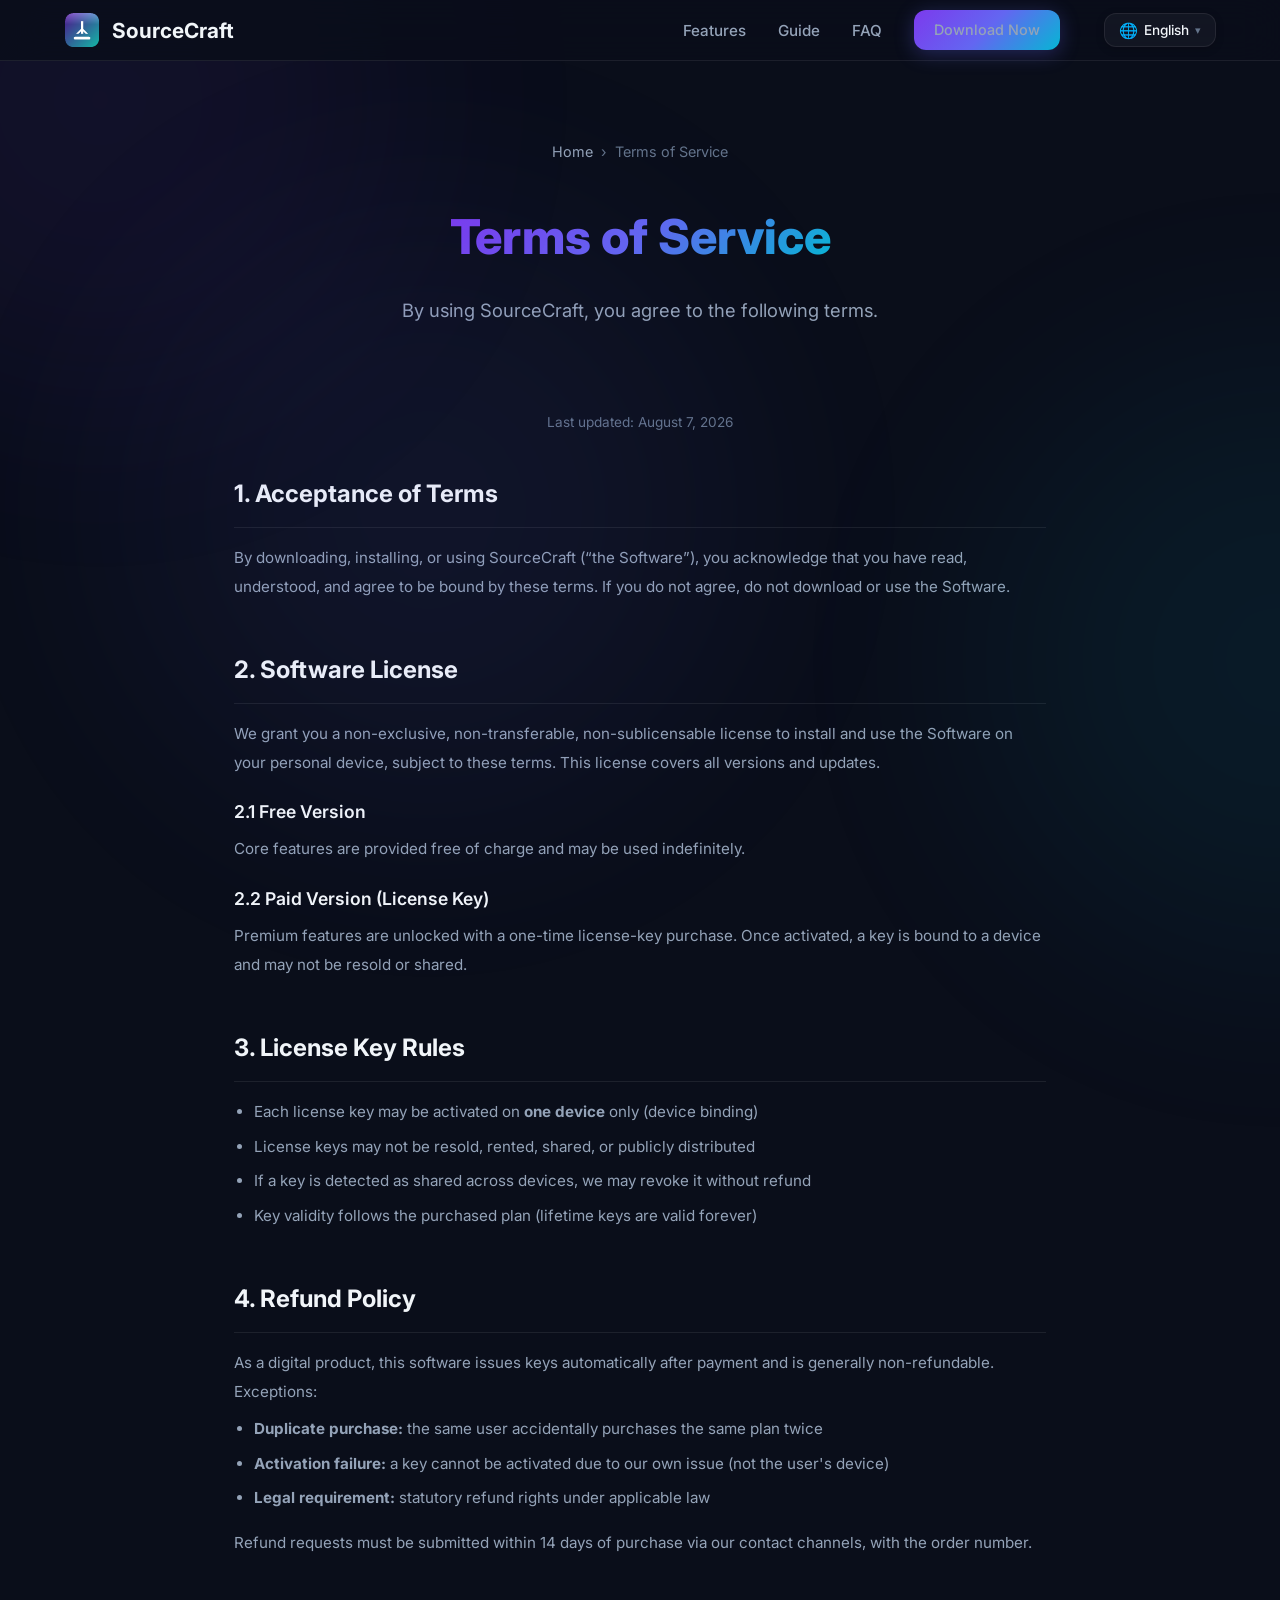
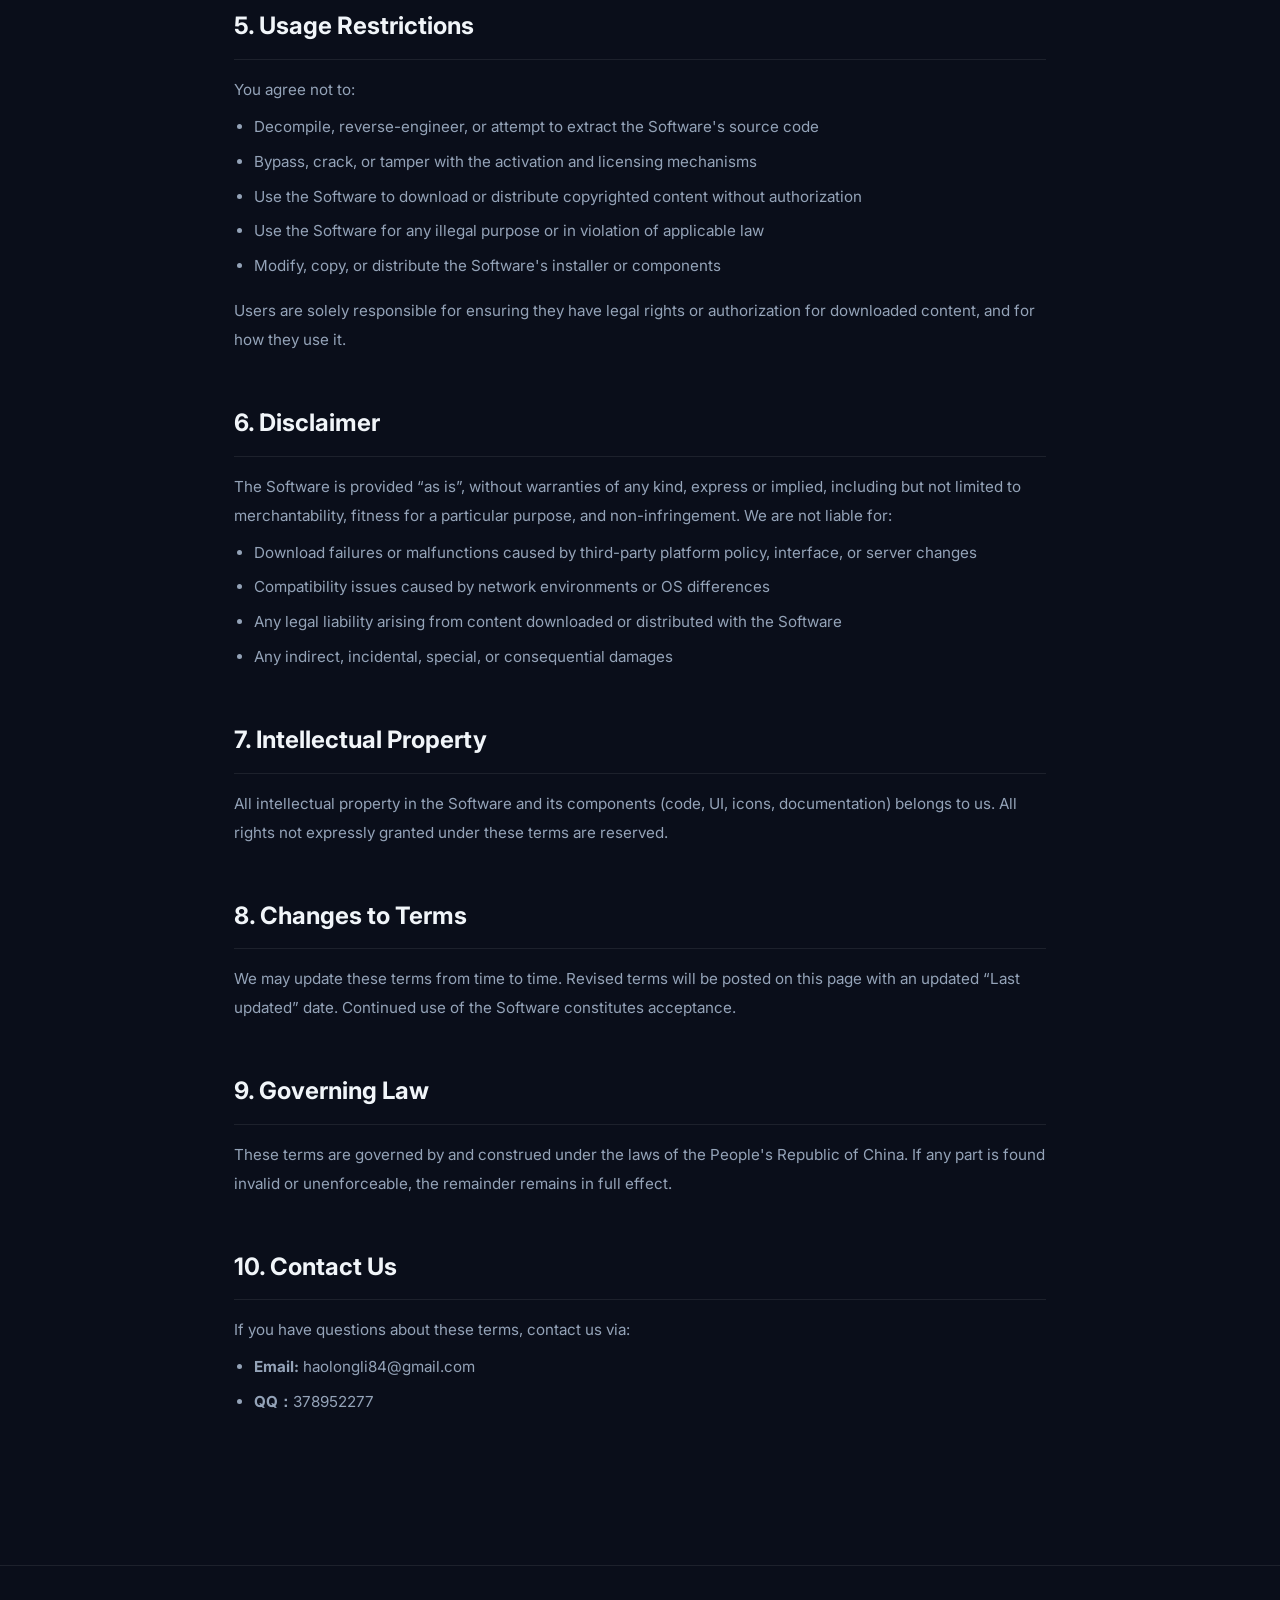
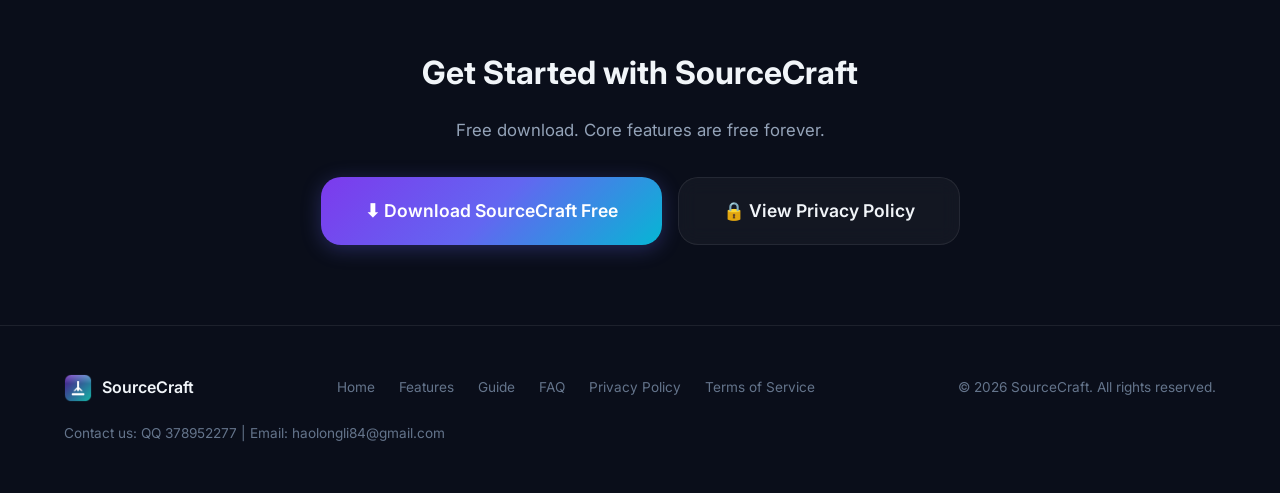
<file: website/terms.html>
<html lang="zh-CN">
<head>
  <meta charset="UTF-8">
  <meta name="viewport" content="width=device-width, initial-scale=1.0">
  <title data-i18n="服务条款 - SourceCraft 多媒体下载工具">服务条款 - SourceCraft 多媒体下载工具</title>
  <meta name="description" content="SourceCraft 服务条款：软件许可、激活码使用规则、退款政策与免责声明。" data-i18n="SourceCraft 服务条款：软件许可、激活码使用规则、退款政策与免责声明。">
  <meta name="robots" content="index, follow, max-snippet:-1, max-image-preview:large">
  <link rel="canonical" href="https://hundunxiazaiqi.cn/terms.html">
  <link rel="icon" type="image/png" href="app_icon.png">
  <meta property="og:type" content="website">
  <meta property="og:url" content="https://hundunxiazaiqi.cn/terms.html">
  <meta property="og:title" content="服务条款 - SourceCraft 多媒体下载工具">
  <meta property="og:description" content="SourceCraft 服务条款：软件许可、激活码使用规则、退款政策与免责声明。">
  <meta property="og:image" content="https://hundunxiazaiqi.cn/software_preview_hd.png">
  <meta property="og:site_name" content="SourceCraft">
  <meta property="og:locale" content="zh_CN">
  <meta name="twitter:card" content="summary_large_image">
  <meta name="twitter:title" content="服务条款 - SourceCraft 多媒体下载工具">
  <meta name="twitter:description" content="SourceCraft 服务条款。">
  <meta name="twitter:image" content="https://hundunxiazaiqi.cn/software_preview_hd.png">

  <link rel="stylesheet" href="style.css?v=16">
  <style>
    .page-hero { padding: 140px 0 60px; text-align: center; }
    .page-hero h1 { font-size: 3rem; font-weight: 800; margin-bottom: 16px; }
    .page-hero .gradient-text { background: var(--accent-gradient); -webkit-background-clip: text; -webkit-text-fill-color: transparent; background-clip: text; }
    .page-hero p { font-size: 1.15rem; color: var(--text-secondary); max-width: 640px; margin: 0 auto; line-height: 1.8; }
    .breadcrumb { display: flex; align-items: center; gap: 8px; justify-content: center; margin-bottom: 32px; font-size: 0.9rem; color: var(--text-muted); }
    .breadcrumb a { color: var(--text-secondary); transition: color var(--transition-fast); }
    .breadcrumb a:hover { color: var(--text-primary); }
    .legal-content { padding: 40px 0 100px; }
    .legal-content .container { max-width: 860px; }
    .legal-section { margin-bottom: 48px; }
    .legal-section h2 { font-size: 1.5rem; font-weight: 700; margin-bottom: 16px; padding-bottom: 12px; border-bottom: 1px solid var(--bg-glass-border); }
    .legal-section h3 { font-size: 1.1rem; font-weight: 600; margin: 20px 0 8px; color: var(--text-primary); }
    .legal-section p, .legal-section li { color: var(--text-secondary); font-size: 0.95rem; line-height: 1.9; }
    .legal-section ul { padding-left: 20px; margin: 8px 0 16px; }
    .legal-section li { margin-bottom: 6px; }
    .legal-updated { color: var(--text-muted); font-size: 0.85rem; text-align: center; margin-top: -16px; margin-bottom: 40px; }
    .highlight-box { background: var(--bg-card); border: 1px solid var(--bg-glass-border); border-left: 4px solid var(--accent); border-radius: var(--radius-lg); padding: 20px 24px; margin: 24px 0; }
    .highlight-box p { margin: 0; }
    .cta-section { padding: 80px 0; text-align: center; border-top: 1px solid var(--bg-glass-border); }
    .cta-section h2 { font-size: 2rem; font-weight: 700; margin-bottom: 16px; }
    .cta-section p { color: var(--text-secondary); font-size: 1.05rem; margin-bottom: 32px; max-width: 480px; margin-left: auto; margin-right: auto; }
    @media (max-width: 640px) { .page-hero h1 { font-size: 2rem; } }
  </style>
  <script src="locales/zh.js?v=8"></script>
  <script src="locales/en.js?v=9"></script>
  <script src="i18n.js?v=8"></script>
  <style>
.lang-switcher-li { display: flex; align-items: center; margin-left: 12px; }
.lang-switcher { position: relative; }
.lang-btn {
  appearance: none; -webkit-appearance: none;
  display: inline-flex; align-items: center; gap: 6px;
  background: var(--bg-glass);
  color: var(--text-primary);
  border: 1px solid var(--bg-glass-border);
  border-radius: var(--radius-md);
  padding: 8px 14px;
  font-size: 0.85rem;
  font-weight: 500;
  cursor: pointer;
  font-family: inherit;
  transition: transform 0.2s, box-shadow 0.2s, border-color 0.2s;
  box-shadow: var(--shadow-sm, 0 2px 8px rgba(0,0,0,0.2));
}
.lang-btn:hover {
  transform: translateY(-2px);
  border-color: var(--accent-mid, #6366f1);
  box-shadow: 0 6px 20px rgba(99, 102, 241, 0.35);
}
.lang-btn:focus { outline: none; border-color: var(--accent-mid, #6366f1); }
.lang-btn-globe { font-size: 0.95rem; line-height: 1; }
.lang-btn-caret { font-size: 0.7rem; color: var(--text-muted, #64748b); transition: transform 0.2s; }
.lang-btn[aria-expanded="true"] .lang-btn-caret { transform: rotate(180deg); }
.lang-menu {
  display: none;
  position: absolute; top: calc(100% + 8px); right: 0;
  min-width: 132px;
  background: var(--bg-secondary, #111827);
  border: 1px solid var(--bg-glass-border);
  border-radius: var(--radius-md);
  padding: 6px;
  margin: 0; list-style: none;
  box-shadow: 0 16px 40px rgba(0, 0, 0, 0.5);
  z-index: 999;
}
.lang-menu.open { display: block; }
.lang-menu-item {
  padding: 9px 14px;
  border-radius: 8px;
  font-size: 0.88rem;
  color: var(--text-secondary);
  cursor: pointer;
  transition: background 0.15s, color 0.15s;
  white-space: nowrap;
}
.lang-menu-item:hover { background: var(--bg-card-hover, rgba(30,41,59,0.8)); color: var(--text-primary); }
.lang-menu-item.active {
  background: linear-gradient(135deg, rgba(124,58,237,0.35), rgba(99,102,241,0.35));
  color: #fff; font-weight: 600;
}
@media (max-width: 768px) {
  .lang-switcher-li { margin-left: 0; margin-top: 12px; justify-content: flex-start; }
  .lang-menu { right: auto; left: 0; }
}
  </style>
</head>
<body>
  <div class="bg-glow bg-glow-1"></div>
  <div class="bg-glow bg-glow-2"></div>
  <div class="bg-glow bg-glow-3"></div>

  <nav class="navbar scrolled" id="navbar">
    <div class="container">
      <a href="/" class="navbar-brand"><img src="app_icon.png" alt="SourceCraft Logo"><span>SourceCraft</span></a>
      <ul class="navbar-links" id="nav-links">
        <li><a href="/features.html"><span data-i18n="功能介绍">功能介绍</span></a></li>
        <li><a href="/guide.html"><span data-i18n="使用教程">使用教程</span></a></li>
        <li><a href="/faq.html"><span data-i18n="常见问题">常见问题</span></a></li>
        <li><a href="/#download" class="btn btn-primary navbar-cta"><span data-i18n="立即下载">立即下载</span></a></li>
              <li class="lang-switcher-li">
          <div id="lang-switcher" class="lang-switcher"></div>
        </li>
      </ul><button class="mobile-menu-btn" id="mobile-menu-btn" aria-label="菜单" data-i18n-attr="aria-label" data-i18n-attr-key="菜单">☰</button>
    </div>
  </nav>

  <section class="page-hero">
    <div class="container">
      <nav class="breadcrumb" aria-label="面包屑导航" data-i18n-attr="aria-label" data-i18n-attr-key="面包屑导航"><a href="/"><span data-i18n="首页">首页</span></a><span class="sep">›</span><span><span data-i18n="服务条款">服务条款</span></span></nav>
      <h1><span class="gradient-text"><span data-i18n="服务条款">服务条款</span></span></h1>
      <p><span data-i18n="使用 SourceCraft 即表示您同意以下条款。">使用 SourceCraft 即表示您同意以下条款。</span></p>
    </div>
  </section>

  <section class="legal-content">
    <div class="container">
      <p class="legal-updated"><span data-i18n="最近更新日期：2026 年 8 月 7 日">最近更新日期：2026 年 8 月 7 日</span></p>

      <div class="legal-section">
        <h2><span data-i18n="1. 协议的接受">1. 协议的接受</span></h2>
        <p><span data-i18n="下载、安装或使用 SourceCraft 软件（以下简称&quot;本软件&quot;）即表示您已阅读、理解并同意受本服务条款约束。如您不同意本条款，请勿下载或使用本软件。">下载、安装或使用 SourceCraft 软件（以下简称"本软件"）即表示您已阅读、理解并同意受本服务条款约束。如您不同意本条款，请勿下载或使用本软件。</span></p>
      </div>

      <div class="legal-section">
        <h2><span data-i18n="2. 软件许可">2. 软件许可</span></h2>
        <p><span data-i18n="我们授予您一项非独占、不可转让、不可再许可的许可，允许您在个人设备上安装和使用本软件，但须遵守本条款。本许可适用于软件的所有版本和更新。">我们授予您一项非独占、不可转让、不可再许可的许可，允许您在个人设备上安装和使用本软件，但须遵守本条款。本许可适用于软件的所有版本和更新。</span></p>
        <h3><span data-i18n="2.1 免费版">2.1 免费版</span></h3>
        <p><span data-i18n="本软件的核心功能免费提供，可无限期使用。">本软件的核心功能免费提供，可无限期使用。</span></p>
        <h3><span data-i18n="2.2 付费版（激活码）">2.2 付费版（激活码）</span></h3>
        <p><span data-i18n="高级功能通过一次性购买激活码解锁。激活码一经激活即绑定至设备，不可转售或共享。">高级功能通过一次性购买激活码解锁。激活码一经激活即绑定至设备，不可转售或共享。</span></p>
      </div>

      <div class="legal-section">
        <h2><span data-i18n="3. 激活码使用规则">3. 激活码使用规则</span></h2>
        <ul>
          <li><span data-i18n="每个激活码仅限在">每个激活码仅限在 </span><strong><span data-i18n="一台设备">一台设备</span></strong><span data-i18n="上激活使用（设备绑定机制）"> 上激活使用（设备绑定机制）</span></li>
          <li><span data-i18n="激活码不得转售、出租、共享或公开发布">激活码不得转售、出租、共享或公开发布</span></li>
          <li><span data-i18n="如检测到激活码被多台设备共享，我们有权撤销该激活码且不予退款">如检测到激活码被多台设备共享，我们有权撤销该激活码且不予退款</span></li>
          <li><span data-i18n="激活码的有效期以其对应的套餐说明为准（终身版为永久有效）">激活码的有效期以其对应的套餐说明为准（终身版为永久有效）</span></li>
        </ul>
      </div>

      <div class="legal-section">
        <h2><span data-i18n="4. 退款政策">4. 退款政策</span></h2>
        <p><span data-i18n="由于本软件为数字商品，付款后即自动发放激活码，原则上不支持退款。但以下情况除外：">由于本软件为数字商品，付款后即自动发放激活码，原则上不支持退款。但以下情况除外：</span></p>
        <ul>
          <li><strong><span data-i18n="重复购买：">重复购买：</span></strong><span data-i18n="同一用户因操作失误重复购买同一套餐">同一用户因操作失误重复购买同一套餐</span></li>
          <li><strong><span data-i18n="无法激活：">无法激活：</span></strong><span data-i18n="激活码因我们自身原因（而非用户设备问题）无法激活">激活码因我们自身原因（而非用户设备问题）无法激活</span></li>
          <li><strong><span data-i18n="法律要求：">法律要求：</span></strong><span data-i18n="适用法律规定的法定退款权利">适用法律规定的法定退款权利</span></li>
        </ul>
        <p><span data-i18n="退款申请请在购买后 14 天内通过联系方式提出，并提供订单号。">退款申请请在购买后 14 天内通过联系方式提出，并提供订单号。</span></p>
      </div>

      <div class="legal-section">
        <h2><span data-i18n="5. 使用限制">5. 使用限制</span></h2>
        <p><span data-i18n="您同意不实施以下行为：">您同意不实施以下行为：</span></p>
        <ul>
          <li><span data-i18n="反编译、逆向工程或试图提取本软件的源代码">反编译、逆向工程或试图提取本软件的源代码</span></li>
          <li><span data-i18n="绕过、破解或篡改激活与授权机制">绕过、破解或篡改激活与授权机制</span></li>
          <li><span data-i18n="使用本软件下载、传播侵犯第三方版权的受保护内容">使用本软件下载、传播侵犯第三方版权的受保护内容</span></li>
          <li><span data-i18n="将本软件用于任何非法目的或违反适用法律的行为">将本软件用于任何非法目的或违反适用法律的行为</span></li>
          <li><span data-i18n="修改、复制或分发本软件的安装包或组件">修改、复制或分发本软件的安装包或组件</span></li>
        </ul>
        <p><span data-i18n="用户应自行确保其下载的内容拥有合法权利或已获得授权，并对下载内容的使用承担全部责任。">用户应自行确保其下载的内容拥有合法权利或已获得授权，并对下载内容的使用承担全部责任。</span></p>
      </div>

      <div class="legal-section">
        <h2><span data-i18n="6. 免责声明">6. 免责声明</span></h2>
        <p><span data-i18n="本软件按&quot;现状&quot;提供，不附带任何明示或暗示的保证，包括但不限于适销性、特定用途适用性及不侵权的保证。我们不对以下事项承担责任：">本软件按"现状"提供，不附带任何明示或暗示的保证，包括但不限于适销性、特定用途适用性及不侵权的保证。我们不对以下事项承担责任：</span></p>
        <ul>
          <li><span data-i18n="因第三方视频平台政策、接口或服务器变化导致的下载失败或功能异常">因第三方视频平台政策、接口或服务器变化导致的下载失败或功能异常</span></li>
          <li><span data-i18n="因网络环境、操作系统差异导致的兼容性问题">因网络环境、操作系统差异导致的兼容性问题</span></li>
          <li><span data-i18n="因用户使用本软件下载或传播内容而产生的任何法律责任">因用户使用本软件下载或传播内容而产生的任何法律责任</span></li>
          <li><span data-i18n="任何间接的、附带的、特殊的或后果性的损害">任何间接的、附带的、特殊的或后果性的损害</span></li>
        </ul>
      </div>

      <div class="legal-section">
        <h2><span data-i18n="7. 知识产权">7. 知识产权</span></h2>
        <p><span data-i18n="本软件及其全部组件（包括代码、界面、图标、文档）的知识产权归我们所有。本条款未明确授予的所有权利均予以保留。">本软件及其全部组件（包括代码、界面、图标、文档）的知识产权归我们所有。本条款未明确授予的所有权利均予以保留。</span></p>
      </div>

      <div class="legal-section">
        <h2><span data-i18n="8. 条款变更">8. 条款变更</span></h2>
        <p><span data-i18n="我们可能不时更新本服务条款。更新后的条款将发布在本页面，并修改&quot;最近更新日期&quot;。继续使用本软件即表示您接受更新后的条款。">我们可能不时更新本服务条款。更新后的条款将发布在本页面，并修改"最近更新日期"。继续使用本软件即表示您接受更新后的条款。</span></p>
      </div>

      <div class="legal-section">
        <h2><span data-i18n="9. 适用法律">9. 适用法律</span></h2>
        <p><span data-i18n="本条款的解释与执行适用中华人民共和国法律。如本条款的任何部分被认定为无效或不可执行，其余部分仍具有完全效力。">本条款的解释与执行适用中华人民共和国法律。如本条款的任何部分被认定为无效或不可执行，其余部分仍具有完全效力。</span></p>
      </div>

      <div class="legal-section">
        <h2><span data-i18n="10. 联系我们">10. 联系我们</span></h2>
        <p><span data-i18n="如对本服务条款有任何疑问，请通过以下方式联系我们：">如对本服务条款有任何疑问，请通过以下方式联系我们：</span></p>
        <ul>
          <li><strong><span data-i18n="邮箱：">邮箱：</span></strong>haolongli84@gmail.com</li>
          <li><strong>QQ：</strong>378952277</li>
        </ul>
      </div>
    </div>
  </section>

  <section class="cta-section">
    <div class="container">
      <h2><span data-i18n="开始使用 SourceCraft">开始使用 SourceCraft</span></h2>
      <p><span data-i18n="免费下载，核心功能永久免费使用。">免费下载，核心功能永久免费使用。</span></p>
      <div style="display: flex; gap: 16px; justify-content: center; flex-wrap: wrap;">
        <a href="/#download" class="btn btn-primary btn-large"><span data-i18n="⬇ 免费下载 SourceCraft">⬇ 免费下载 SourceCraft</span></a>
        <a href="/privacy.html" class="btn btn-secondary btn-large"><span data-i18n="🔒 查看隐私政策">🔒 查看隐私政策</span></a>
      </div>
    </div>
  </section>

  <footer class="footer">
    <div class="container">
      <div class="footer-brand"><img src="app_icon.png" alt="SourceCraft"><span>SourceCraft</span></div>
      <nav class="footer-nav" aria-label="页脚导航" data-i18n-attr="aria-label" data-i18n-attr-key="页脚导航"><a href="/"><span data-i18n="首页">首页</span></a><a href="/features.html"><span data-i18n="功能介绍">功能介绍</span></a><a href="/guide.html"><span data-i18n="使用教程">使用教程</span></a><a href="/faq.html"><span data-i18n="常见问题">常见问题</span></a><a href="/privacy.html"><span data-i18n="隐私政策">隐私政策</span></a><a href="/terms.html"><span data-i18n="服务条款">服务条款</span></a></nav>
      <div class="footer-info">© 2026 SourceCraft. All rights reserved.</div>
      <div class="footer-contact"><span data-i18n="联系我们：QQ 378952277 | 邮箱：haolongli84@gmail.com">联系我们：QQ 378952277 | 邮箱：haolongli84@gmail.com</span></div>
    </div>
  </footer>

  <script>
    // Mobile menu
    const mobileBtn = document.getElementById('mobile-menu-btn');
    const navLinks = document.getElementById('nav-links');
    if (mobileBtn && navLinks) {
      mobileBtn.addEventListener('click', () => {
        navLinks.classList.toggle('active');
        mobileBtn.textContent = navLinks.classList.contains('active') ? '✕' : '☰';
      });
      navLinks.querySelectorAll('a').forEach(link => {
        link.addEventListener('click', () => { navLinks.classList.remove('active'); mobileBtn.textContent = '☰'; });
      });
    }
  </script>
</body>
</html>
</file>
<file: website/style.css>
/* ========================================
   SourceCraft — Design System
   ======================================== */

/* ---------- Google Fonts ---------- */
@import url('https://fonts.googleapis.com/css2?family=Inter:wght@300;400;500;600;700;800&display=swap');

/* ---------- CSS Variables ---------- */
:root {
  /* Colors */
  --bg-primary: #0a0e1a;
  --bg-secondary: #111827;
  --bg-card: rgba(17, 24, 39, 0.7);
  --bg-card-hover: rgba(30, 41, 59, 0.8);
  --bg-glass: rgba(255, 255, 255, 0.04);
  --bg-glass-border: rgba(255, 255, 255, 0.08);

  --text-primary: #f1f5f9;
  --text-secondary: #94a3b8;
  --text-muted: #64748b;

  --accent-start: #7c3aed;
  --accent-mid: #6366f1;
  --accent-end: #06b6d4;
  --accent-gradient: linear-gradient(135deg, var(--accent-start), var(--accent-mid), var(--accent-end));

  --success: #10b981;
  --warning: #f59e0b;
  --danger: #ef4444;

  /* Spacing */
  --section-padding: 100px 0;
  --container-max: 1200px;
  --radius-sm: 8px;
  --radius-md: 12px;
  --radius-lg: 20px;
  --radius-xl: 24px;

  /* Shadows */
  --shadow-sm: 0 2px 8px rgba(0, 0, 0, 0.2);
  --shadow-md: 0 4px 20px rgba(0, 0, 0, 0.3);
  --shadow-lg: 0 8px 40px rgba(0, 0, 0, 0.4);
  --shadow-glow: 0 0 40px rgba(99, 102, 241, 0.15);

  /* Transitions */
  --transition-fast: 0.2s ease;
  --transition-base: 0.3s ease;
  --transition-slow: 0.5s ease;
}

/* ---------- Reset & Base ---------- */
*,
*::before,
*::after {
  margin: 0;
  padding: 0;
  box-sizing: border-box;
}

html {
  scroll-behavior: smooth;
  font-size: 16px;
}

body {
  font-family: 'Inter', -apple-system, BlinkMacSystemFont, 'Segoe UI', sans-serif;
  background-color: var(--bg-primary);
  color: var(--text-primary);
  line-height: 1.7;
  overflow-x: hidden;
  -webkit-font-smoothing: antialiased;
}

body.custom-cursor-enabled,
body.custom-cursor-enabled a,
body.custom-cursor-enabled button,
body.custom-cursor-enabled .btn,
body.custom-cursor-enabled .feature-card,
body.custom-cursor-enabled .pricing-card,
body.custom-cursor-enabled .download-box,
body.custom-cursor-enabled .floating-contact-btn,
body.custom-cursor-enabled .showcase-image-shell,
body.custom-cursor-enabled .hero-liquid-frame,
body.custom-cursor-enabled .navbar-brand {
  cursor: auto !important;
}

body.custom-cursor-enabled a,
body.custom-cursor-enabled button,
body.custom-cursor-enabled .btn,
body.custom-cursor-enabled .feature-card,
body.custom-cursor-enabled .pricing-card,
body.custom-cursor-enabled .download-box,
body.custom-cursor-enabled .floating-contact-btn,
body.custom-cursor-enabled .showcase-image-shell,
body.custom-cursor-enabled .hero-liquid-frame,
body.custom-cursor-enabled .navbar-brand {
  cursor: pointer !important;
}

a {
  color: inherit;
  text-decoration: none;
}

img {
  max-width: 100%;
  display: block;
}

.cursor-system {
  position: fixed;
  inset: 0;
  pointer-events: none;
  z-index: 2000;
  opacity: 0;
  transition: opacity 180ms ease;
}

body.custom-cursor-enabled.cursor-visible .cursor-system {
  opacity: 1;
}

.splash-cursor-canvas {
  position: fixed;
  inset: 0;
  width: 100%;
  height: 100%;
  pointer-events: none;
  opacity: 0.92;
}

.cursor-dot,
.cursor-ring,
.cursor-aura,
.cursor-label {
  display: none;
  position: fixed;
  top: 0;
  left: 0;
  pointer-events: none;
  transform: translate3d(-50%, -50%, 0);
  will-change: transform, width, height, opacity;
}

.cursor-dot {
  width: 0;
  height: 0;
  opacity: 0;
  transition: opacity 180ms ease;
}

.cursor-ring {
  width: 0;
  height: 0;
  opacity: 0;
  transition: opacity 180ms ease;
}

.cursor-aura {
  width: 96px;
  height: 96px;
  border-radius: 50%;
  opacity: 0.22;
  filter: blur(20px);
  background:
    radial-gradient(circle at 30% 30%, rgba(255, 255, 255, 0.16), rgba(124, 58, 237, 0.12) 34%, rgba(6, 182, 212, 0.1) 58%, rgba(6, 182, 212, 0) 74%);
  mix-blend-mode: screen;
  transition:
    width 260ms cubic-bezier(0.22, 1, 0.36, 1),
    height 260ms cubic-bezier(0.22, 1, 0.36, 1),
    opacity 220ms ease;
}

.cursor-label {
  padding: 8px 14px;
  border-radius: 999px;
  border: 1px solid rgba(255, 255, 255, 0.1);
  background: rgba(8, 12, 24, 0.72);
  color: rgba(241, 245, 249, 0.92);
  font-size: 0.72rem;
  font-weight: 600;
  letter-spacing: 0.08em;
  text-transform: uppercase;
  white-space: nowrap;
  backdrop-filter: blur(18px);
  box-shadow:
    0 10px 30px rgba(2, 6, 23, 0.28),
    inset 0 1px 0 rgba(255, 255, 255, 0.08);
  opacity: 0;
  transition:
    opacity 180ms ease,
    transform 220ms cubic-bezier(0.22, 1, 0.36, 1);
}

body.cursor-hover .cursor-label {
  opacity: 0;
}

body.cursor-hover .cursor-ring {
  opacity: 0;
}

body.cursor-hover .cursor-aura {
  width: 132px;
  height: 132px;
  opacity: 0.34;
}

body.cursor-hover .cursor-dot {
  opacity: 0;
}

body.cursor-pressed .cursor-dot {
  opacity: 0;
}

body.cursor-pressed .cursor-ring {
  opacity: 0;
}

body.cursor-pressed .cursor-aura {
  opacity: 0;
}

.cursor-ring::after {
  content: none;
}

body.cursor-clicking .cursor-ring::after {
  animation: cursorPulse 520ms cubic-bezier(0.16, 1, 0.3, 1);
}

@keyframes cursorPulse {
  from {
    opacity: 0.85;
    transform: scale(0.72);
  }

  to {
    opacity: 0;
    transform: scale(1.18);
  }
}

/* ---------- Utility ---------- */
.container {
  max-width: var(--container-max);
  margin: 0 auto;
  padding: 0 24px;
}

.section-title {
  font-size: 2.2rem;
  font-weight: 700;
  text-align: center;
  margin-bottom: 16px;
  background: var(--accent-gradient);
  -webkit-background-clip: text;
  -webkit-text-fill-color: transparent;
  background-clip: text;
}

.section-subtitle {
  text-align: center;
  color: var(--text-secondary);
  font-size: 1.05rem;
  max-width: 600px;
  margin: 0 auto 60px;
}

.btn {
  display: inline-flex;
  align-items: center;
  gap: 8px;
  padding: 14px 32px;
  border-radius: var(--radius-md);
  font-weight: 600;
  font-size: 1rem;
  cursor: pointer;
  border: none;
  transition: all var(--transition-base);
  position: relative;
  overflow: hidden;
}

.btn-primary {
  background: var(--accent-gradient);
  color: #fff;
  box-shadow: 0 4px 20px rgba(99, 102, 241, 0.3);
}

.btn-primary:hover {
  transform: translateY(-2px);
  box-shadow: 0 6px 30px rgba(99, 102, 241, 0.45);
}

.btn-secondary {
  background: var(--bg-glass);
  color: var(--text-primary);
  border: 1px solid var(--bg-glass-border);
  backdrop-filter: blur(10px);
}

.btn-secondary:hover {
  background: rgba(255, 255, 255, 0.08);
  border-color: rgba(255, 255, 255, 0.15);
  transform: translateY(-2px);
}

.btn-large {
  padding: 18px 44px;
  font-size: 1.1rem;
  border-radius: var(--radius-lg);
}

/* ---------- Background Effects ---------- */
.bg-glow {
  position: fixed;
  width: 600px;
  height: 600px;
  border-radius: 50%;
  filter: blur(120px);
  opacity: 0.07;
  pointer-events: none;
  z-index: 0;
}

.bg-glow-1 {
  top: -200px;
  left: -200px;
  background: var(--accent-start);
}

.bg-glow-2 {
  top: 40%;
  right: -300px;
  background: var(--accent-end);
}

.bg-glow-3 {
  bottom: 10%;
  left: 10%;
  background: var(--accent-mid);
}

/* ---------- Navbar ---------- */
.navbar {
  position: fixed;
  top: 0;
  left: 0;
  right: 0;
  z-index: 1000;
  padding: 16px 0;
  transition: all var(--transition-base);
}

.navbar.scrolled {
  background: rgba(10, 14, 26, 0.85);
  backdrop-filter: blur(20px);
  border-bottom: 1px solid var(--bg-glass-border);
  padding: 10px 0;
}

.navbar .container {
  display: flex;
  align-items: center;
  justify-content: space-between;
}

.navbar-brand {
  display: flex;
  align-items: center;
  gap: 12px;
  font-size: 1.3rem;
  font-weight: 700;
}

.navbar-brand img {
  width: 36px;
  height: 36px;
  border-radius: var(--radius-sm);
}

.navbar-links {
  display: flex;
  align-items: center;
  gap: 32px;
  list-style: none;
}

.navbar-links a {
  color: var(--text-secondary);
  font-size: 0.95rem;
  font-weight: 500;
  transition: color var(--transition-fast);
  position: relative;
}

.navbar-links a:hover {
  color: var(--text-primary);
}

.navbar-links a::after {
  content: '';
  position: absolute;
  bottom: -4px;
  left: 0;
  width: 0;
  height: 2px;
  background: var(--accent-gradient);
  transition: width var(--transition-base);
  border-radius: 2px;
}

.navbar-links a:hover::after {
  width: 100%;
}

.navbar-cta {
  padding: 8px 20px !important;
  font-size: 0.9rem !important;
}

.mobile-menu-btn {
  display: none;
  background: none;
  border: none;
  color: var(--text-primary);
  font-size: 1.5rem;
  cursor: pointer;
  padding: 4px;
}

/* ---------- Hero ---------- */
.hero {
  min-height: 100vh;
  display: flex;
  align-items: center;
  position: relative;
  padding: 120px 0 80px;
  overflow: hidden;
}

.hero .container {
  display: flex;
  align-items: center;
  gap: 60px;
  position: relative;
  z-index: 1;
}

.hero-content {
  flex: 1;
  min-width: 0;
}

.hero-badge {
  display: inline-flex;
  align-items: center;
  gap: 8px;
  padding: 6px 16px;
  background: var(--bg-glass);
  border: 1px solid var(--bg-glass-border);
  border-radius: 100px;
  font-size: 0.85rem;
  color: var(--text-secondary);
  margin-bottom: 24px;
}

.hero-badge .dot {
  width: 8px;
  height: 8px;
  border-radius: 50%;
  background: var(--success);
  animation: pulse 2s infinite;
}

@keyframes pulse {

  0%,
  100% {
    opacity: 1;
  }

  50% {
    opacity: 0.4;
  }
}

.hero h1 {
  font-size: 3.5rem;
  font-weight: 800;
  line-height: 1.15;
  margin-bottom: 20px;
}

.hero h1 .gradient-text {
  background: var(--accent-gradient);
  -webkit-background-clip: text;
  -webkit-text-fill-color: transparent;
  background-clip: text;
}

.hero-desc {
  font-size: 1.15rem;
  color: var(--text-secondary);
  max-width: 500px;
  margin-bottom: 36px;
  line-height: 1.8;
}

.hero-buttons {
  display: flex;
  gap: 16px;
  margin-bottom: 40px;
  flex-wrap: wrap;
}

.hero-stats {
  display: flex;
  gap: 40px;
}

.hero-stat {
  text-align: left;
}

.hero-stat .number {
  font-size: 1.6rem;
  font-weight: 700;
  background: var(--accent-gradient);
  -webkit-background-clip: text;
  -webkit-text-fill-color: transparent;
  background-clip: text;
}

.hero-stat .label {
  font-size: 0.85rem;
  color: var(--text-muted);
}

.hero-visual {
  flex: 1;
  display: flex;
  justify-content: center;
  align-items: center;
  position: relative;
  isolation: isolate;
  perspective: 1600px;
}

.hero-liquid-frame {
  position: relative;
  width: min(100%, 860px);
  padding: 0;
  border-radius: 24px;
  background: transparent;
  border: none;
  box-shadow: none;
  backdrop-filter: blur(10px) saturate(118%);
  -webkit-backdrop-filter: blur(10px) saturate(118%);
  overflow: visible;
  transform: none;
  animation: none;
  isolation: isolate;
}

.heart-bubble-layer {
  position: absolute;
  inset: -10% -8% -8%;
  pointer-events: auto;
  overflow: visible;
  z-index: 0;
}

.heart-bubble {
  position: absolute;
  left: 0;
  top: 0;
  display: block;
  color: rgba(255, 124, 166, 0.82);
  line-height: 1;
  user-select: none;
  filter:
    drop-shadow(0 12px 22px rgba(255, 76, 134, 0.18)) drop-shadow(0 0 12px rgba(255, 126, 168, 0.24));
  opacity: 0;
  transform: translate3d(0, 0, 0) translate(-50%, -50%) scale(0.78);
  transform-origin: center;
  will-change: transform, opacity;
  mix-blend-mode: normal;
  transition: filter 220ms ease, color 220ms ease;
  pointer-events: auto;
  cursor: pointer;
}

.heart-bubble::before {
  content: '';
  position: absolute;
  inset: 20% 18% 18%;
  border-radius: 999px;
  background: radial-gradient(circle at 32% 30%, rgba(255, 214, 226, 0.46), rgba(255, 214, 226, 0.16) 36%, rgba(255, 214, 226, 0) 68%);
  filter: blur(4px);
  opacity: 0.58;
  transform: scale(0.7);
}

.heart-bubble.is-engaged {
  color: rgba(255, 158, 191, 0.96);
  filter:
    drop-shadow(0 16px 28px rgba(255, 76, 134, 0.28)) drop-shadow(0 0 18px rgba(255, 146, 188, 0.4));
}

.heart-bubble.is-popping {
  opacity: 0 !important;
  pointer-events: none;
}

.heart-bubble-pop {
  position: absolute;
  left: 0;
  top: 0;
  font-size: 30px;
  line-height: 1;
  color: rgba(255, 168, 198, 0.92);
  pointer-events: none;
  user-select: none;
  z-index: 1;
  filter:
    drop-shadow(0 8px 18px rgba(255, 76, 134, 0.22)) drop-shadow(0 0 12px rgba(255, 146, 188, 0.28));
  animation: heart-bubble-pop 950ms cubic-bezier(0.2, 0.8, 0.2, 1) forwards;
}

.heart-bubble-pop::before {
  content: '';
  position: absolute;
  inset: 18% 16% 16%;
  border-radius: 999px;
  background: radial-gradient(circle at 30% 28%, rgba(255, 230, 238, 0.58), rgba(255, 214, 226, 0.12) 42%, rgba(255, 214, 226, 0) 70%);
  filter: blur(4px);
}

.heart-bubble-shard {
  position: absolute;
  left: 0;
  top: 0;
  line-height: 1;
  color: rgba(255, 176, 203, 0.94);
  pointer-events: none;
  user-select: none;
  z-index: 1;
  filter:
    drop-shadow(0 6px 14px rgba(255, 76, 134, 0.2)) drop-shadow(0 0 10px rgba(255, 146, 188, 0.22));
  animation: heart-bubble-shard 820ms cubic-bezier(0.2, 0.78, 0.22, 1) forwards;
}

.heart-bubble-shard::before {
  content: '';
  position: absolute;
  inset: 20% 18% 18%;
  border-radius: 999px;
  background: radial-gradient(circle at 30% 28%, rgba(255, 235, 241, 0.54), rgba(255, 214, 226, 0.1) 46%, rgba(255, 214, 226, 0) 72%);
  filter: blur(3px);
}

.heart-bubble.bubble-1 {
  left: 8%;
  font-size: 76px;
  animation-delay: 0s;
  animation-duration: 11.2s;
}

.heart-bubble.bubble-2 {
  left: 24%;
  font-size: 58px;
  animation-delay: 1.4s;
  animation-duration: 12.4s;
}

.heart-bubble.bubble-3 {
  left: auto;
  right: 22%;
  font-size: 84px;
  animation-delay: 3.2s;
  animation-duration: 13.4s;
}

.heart-bubble.bubble-4 {
  left: auto;
  right: 8%;
  font-size: 52px;
  animation-delay: 5s;
  animation-duration: 10.8s;
}

.heart-bubble.bubble-5 {
  left: 50%;
  font-size: 68px;
  animation-delay: 6.6s;
  animation-duration: 12.8s;
}

.showcase-bubbles {
  inset: -14% -10% -10%;
}

.showcase-bubbles .bubble-1 {
  left: 6%;
}

.showcase-bubbles .bubble-2 {
  left: 18%;
}

.showcase-bubbles .bubble-3 {
  right: 16%;
}

.showcase-bubbles .bubble-4 {
  right: 4%;
}

.showcase-bubbles .bubble-5 {
  left: 52%;
}

.hero-liquid-frame::before {
  content: none;
}

.hero-liquid-frame::after {
  content: none;
}

.hero-liquid-sheen {
  display: none;
}

.hero-mockup-shell {
  position: relative;
  border-radius: 24px;
  overflow: visible;
  z-index: 2;
  background:
    linear-gradient(180deg, rgba(255, 255, 255, 0.12), rgba(255, 255, 255, 0.02) 18%, rgba(255, 255, 255, 0.00) 48%),
    rgba(18, 22, 42, 0.16);
  box-shadow:
    0 0 0 1px rgba(255, 255, 255, 0.10),
    0 22px 52px rgba(7, 12, 30, 0.28),
    0 48px 108px rgba(3, 6, 18, 0.30),
    0 1px 0 rgba(255, 255, 255, 0.10) inset;
  transform: translateZ(0);
  backface-visibility: hidden;
  will-change: transform, box-shadow;
  transition: transform var(--transition-base), box-shadow var(--transition-base);
}

.hero-mockup-shell::before {
  content: '';
  position: absolute;
  inset: 0;
  border-radius: 24px;
  box-shadow:
    0 0 0 1px rgba(255, 255, 255, 0.06) inset,
    0 12px 24px rgba(255, 255, 255, 0.03) inset;
  pointer-events: none;
  z-index: 2;
}

.hero-mockup-shell::after {
  content: none;
}

.hero-mockup {
  width: 100%;
  max-width: 100%;
  position: relative;
  z-index: 1;
  display: block;
  border-radius: 24px;
  border: none;
  box-shadow:
    0 24px 44px rgba(0, 0, 0, 0.24),
    0 42px 90px rgba(5, 8, 24, 0.30),
    0 -8px 18px rgba(255, 255, 255, 0.03) inset,
    0 18px 28px rgba(10, 14, 32, 0.18) inset;
  filter: saturate(1.02) contrast(1.01);
  mix-blend-mode: normal;
  opacity: 1;
  transform: translateZ(0);
  backface-visibility: hidden;
  will-change: filter;
  transition: box-shadow var(--transition-base), filter var(--transition-base);
}

.hero-liquid-frame:hover {
  transform: none;
}

.hero-liquid-frame:hover .hero-mockup-shell {
  transform: translateY(-2px);
  box-shadow:
    0 0 0 1px rgba(255, 255, 255, 0.12),
    0 28px 60px rgba(7, 12, 30, 0.30),
    0 56px 118px rgba(3, 6, 18, 0.34),
    0 1px 0 rgba(255, 255, 255, 0.12) inset;
}

.hero-liquid-frame:hover .hero-mockup {
  box-shadow:
    0 26px 48px rgba(0, 0, 0, 0.26),
    0 46px 96px rgba(5, 8, 24, 0.32),
    0 -8px 18px rgba(255, 255, 255, 0.03) inset,
    0 20px 30px rgba(10, 14, 32, 0.20) inset;
  filter: saturate(1.03) contrast(1.015);
}

@keyframes float {

  0%,
  100% {
    transform: translateY(0);
  }

  50% {
    transform: translateY(-15px);
  }
}

.hero-visual::before {
  content: '';
  position: absolute;
  width: 560px;
  height: 560px;
  background:
    radial-gradient(circle at 24% 24%, rgba(124, 58, 237, 0.36), transparent 58%),
    radial-gradient(circle at 78% 72%, rgba(6, 182, 212, 0.22), transparent 54%),
    radial-gradient(circle at 52% 48%, rgba(99, 102, 241, 0.18), transparent 66%);
  border-radius: 40% 60% 70% 30% / 40% 50% 60% 50%;
  filter: blur(82px);
  opacity: 0.62;
  z-index: 0;
  animation: liquid-morph 10s ease-in-out infinite alternate;
}

@keyframes heart-bubble-float {
  0% {
    opacity: 0;
    transform: translate3d(0, 26px, 0) scale(0.72);
  }

  12% {
    opacity: 0.62;
    transform: translate3d(-10px, 4px, 0) scale(0.86);
  }

  34% {
    opacity: 0.76;
    transform: translate3d(10px, -58px, 0) scale(0.98);
  }

  58% {
    opacity: 0.72;
    transform: translate3d(-6px, -132px, 0) scale(1.08);
  }

  82% {
    opacity: 0.36;
    transform: translate3d(12px, -214px, 0) scale(1.16);
  }

  100% {
    opacity: 0;
    transform: translate3d(0, -280px, 0) scale(1.24);
  }
}

@keyframes heart-bubble-pop {
  0% {
    opacity: 0;
    transform: translate3d(0, 18px, 0) translate(-50%, -50%) scale(0.56) rotate(-12deg);
  }

  18% {
    opacity: 0.94;
    transform: translate3d(-3px, -6px, 0) translate(-50%, -50%) scale(0.92) rotate(-4deg);
  }

  62% {
    opacity: 0.76;
    transform: translate3d(10px, -42px, 0) translate(-50%, -50%) scale(1.08) rotate(7deg);
  }

  100% {
    opacity: 0;
    transform: translate3d(2px, -82px, 0) translate(-50%, -50%) scale(1.2) rotate(12deg);
  }
}

@keyframes heart-bubble-shard {
  0% {
    opacity: 0.98;
    transform: translate3d(var(--tx, 0), var(--ty, 0), 0) translate(-50%, -50%) scale(0.92) rotate(var(--rot-start, 0deg));
  }

  100% {
    opacity: 0;
    transform: translate3d(calc(var(--tx, 0) + var(--dx, 0px)), calc(var(--ty, 0) + var(--dy, -48px)), 0) translate(-50%, -50%) scale(0.38) rotate(var(--rot-end, 0deg));
  }
}

.hero-visual::after {
  content: none;
}

@keyframes liquid-morph {
  0% {
    border-radius: 40% 60% 70% 30% / 40% 50% 60% 50%;
    transform: rotate(0deg) scale(1) translate(0, 0);
  }

  50% {
    border-radius: 60% 40% 30% 70% / 60% 30% 70% 40%;
    transform: rotate(180deg) scale(1.1) translate(10px, -10px);
  }

  100% {
    border-radius: 40% 60% 70% 30% / 40% 50% 60% 50%;
    transform: rotate(360deg) scale(1) translate(0, 0);
  }
}

/* ---------- Features ---------- */
.features {
  padding: var(--section-padding);
  position: relative;
}

.features-grid {
  display: grid;
  grid-template-columns: repeat(3, 1fr);
  gap: 24px;
}

.feature-card {
  background: var(--bg-card);
  border: 1px solid var(--bg-glass-border);
  border-radius: var(--radius-lg);
  padding: 36px 28px;
  transition: all var(--transition-base);
  position: relative;
  overflow: hidden;
}

.feature-card::before {
  content: '';
  position: absolute;
  top: 0;
  left: 0;
  right: 0;
  height: 3px;
  background: var(--accent-gradient);
  transform: scaleX(0);
  transition: transform var(--transition-base);
  transform-origin: left;
}

.feature-card:hover {
  background: var(--bg-card-hover);
  transform: translateY(-4px);
  box-shadow: var(--shadow-md);
  border-color: rgba(99, 102, 241, 0.15);
}

.feature-card:hover::before {
  transform: scaleX(1);
}

.feature-icon {
  width: 52px;
  height: 52px;
  display: flex;
  align-items: center;
  justify-content: center;
  border-radius: var(--radius-md);
  font-size: 1.5rem;
  margin-bottom: 20px;
  background: var(--bg-glass);
  border: 1px solid var(--bg-glass-border);
}

.feature-card h3 {
  font-size: 1.15rem;
  font-weight: 600;
  margin-bottom: 10px;
}

.feature-card p {
  color: var(--text-secondary);
  font-size: 0.95rem;
  line-height: 1.7;
}

/* ---------- Screenshot / Demo ---------- */
.showcase {
  padding: var(--section-padding);
  position: relative;
}

.showcase-wrapper {
  max-width: 1040px;
  margin: 0 auto;
  position: relative;
  padding: 0;
  border-radius: 24px;
  background: transparent;
  border: none;
  backdrop-filter: blur(10px) saturate(118%);
  -webkit-backdrop-filter: blur(10px) saturate(118%);
  box-shadow: none;
  overflow: visible;
}

.showcase-image-shell {
  position: relative;
  border-radius: 24px;
  overflow: visible;
  z-index: 2;
  isolation: isolate;
  box-shadow:
    0 0 0 1px rgba(255, 255, 255, 0.10),
    0 22px 52px rgba(7, 12, 30, 0.28),
    0 48px 108px rgba(3, 6, 18, 0.30),
    0 1px 0 rgba(255, 255, 255, 0.10) inset;
  background:
    linear-gradient(180deg, rgba(255, 255, 255, 0.12), rgba(255, 255, 255, 0.02) 18%, rgba(255, 255, 255, 0.00) 48%),
    rgba(18, 22, 42, 0.16);
  transform: translateZ(0);
  backface-visibility: hidden;
  will-change: transform, box-shadow;
  transition: transform var(--transition-base), box-shadow var(--transition-base);
}

.showcase-image-shell::before {
  content: '';
  position: absolute;
  inset: 0;
  border-radius: 24px;
  box-shadow:
    0 0 0 1px rgba(255, 255, 255, 0.06) inset,
    0 12px 24px rgba(255, 255, 255, 0.03) inset;
  pointer-events: none;
  z-index: 2;
}

.showcase-image-shell::after {
  content: none;
}

.showcase-image {
  width: 100%;
  position: relative;
  z-index: 1;
  display: block;
  border-radius: 24px;
  border: none;
  box-shadow:
    0 24px 44px rgba(0, 0, 0, 0.24),
    0 42px 90px rgba(5, 8, 24, 0.30),
    0 -8px 18px rgba(255, 255, 255, 0.03) inset,
    0 18px 28px rgba(10, 14, 32, 0.18) inset;
  filter: saturate(1.02) contrast(1.01);
  mix-blend-mode: normal;
  animation: float-slow 8s ease-in-out infinite;
  transform: translateZ(0);
  backface-visibility: hidden;
  will-change: filter;
  transition: box-shadow var(--transition-base), filter var(--transition-base);
}

.showcase-wrapper:hover .showcase-image-shell {
  transform: translateY(-2px);
  box-shadow:
    0 0 0 1px rgba(255, 255, 255, 0.12),
    0 28px 60px rgba(7, 12, 30, 0.30),
    0 56px 118px rgba(3, 6, 18, 0.34),
    0 1px 0 rgba(255, 255, 255, 0.12) inset;
}

.showcase-wrapper:hover .showcase-image {
  filter: saturate(1.03) contrast(1.015);
  box-shadow:
    0 26px 48px rgba(0, 0, 0, 0.26),
    0 46px 96px rgba(5, 8, 24, 0.32),
    0 -8px 18px rgba(255, 255, 255, 0.03) inset,
    0 20px 30px rgba(10, 14, 32, 0.20) inset;
}

@keyframes float-slow {

  0%,
  100% {
    transform: translateY(0);
  }

  50% {
    transform: translateY(-10px);
  }
}

.showcase-wrapper::after {
  content: none;
}

@keyframes liquid-morph-wide {
  0% {
    border-radius: 30% 70% 70% 30% / 30% 30% 70% 70%;
    transform: rotate(0deg) scale(1);
  }

  50% {
    border-radius: 70% 30% 30% 70% / 70% 70% 30% 30%;
    transform: rotate(15deg) scale(1.05);
  }

  100% {
    border-radius: 30% 70% 70% 30% / 30% 30% 70% 70%;
    transform: rotate(0deg) scale(1);
  }
}

/* ---------- Video Demo ---------- */
.video-demo-shell {
  position: relative;
  border-radius: 20px;
  overflow: hidden;
  z-index: 2;
  box-shadow:
    0 0 0 1px rgba(255, 255, 255, 0.10),
    0 22px 52px rgba(7, 12, 30, 0.28),
    0 48px 108px rgba(3, 6, 18, 0.30),
    0 1px 0 rgba(255, 255, 255, 0.10) inset;
  background:
    linear-gradient(180deg, rgba(255, 255, 255, 0.12), rgba(255, 255, 255, 0.02) 18%, rgba(255, 255, 255, 0.00) 48%),
    rgba(18, 22, 42, 0.16);
  transform: translateZ(0);
  backface-visibility: hidden;
  will-change: transform, box-shadow;
  transition: transform var(--transition-base), box-shadow var(--transition-base);
}

.video-demo-shell::before {
  content: '';
  position: absolute;
  inset: 0;
  border-radius: 20px;
  box-shadow:
    0 0 0 1px rgba(255, 255, 255, 0.06) inset,
    0 12px 24px rgba(255, 255, 255, 0.03) inset;
  pointer-events: none;
  z-index: 2;
}

.showcase-wrapper:hover .video-demo-shell {
  transform: translateY(-2px);
  box-shadow:
    0 0 0 1px rgba(255, 255, 255, 0.12),
    0 28px 60px rgba(7, 12, 30, 0.30),
    0 56px 118px rgba(3, 6, 18, 0.34),
    0 1px 0 rgba(255, 255, 255, 0.12) inset;
}

.demo-video {
  width: 100%;
  display: block;
  border-radius: 20px;
  background: #0a0e1a;
  outline: none;
}

.demo-video::-webkit-media-controls-panel {
  background: linear-gradient(transparent 40%, rgba(0, 0, 0, 0.7));
}

/* ---------- Pricing ---------- */
.pricing {
  padding: var(--section-padding);
  position: relative;
}

.pricing-card {
  max-width: 480px;
  margin: 0 auto;
  background: var(--bg-card);
  border: 1px solid rgba(99, 102, 241, 0.2);
  border-radius: var(--radius-xl);
  padding: 48px 40px;
  text-align: center;
  position: relative;
  overflow: hidden;
}

.pricing-card::before {
  content: '';
  position: absolute;
  top: 0;
  left: 0;
  right: 0;
  height: 4px;
  background: var(--accent-gradient);
}

.pricing-badge {
  display: inline-block;
  padding: 4px 16px;
  background: rgba(16, 185, 129, 0.12);
  color: var(--success);
  border-radius: 100px;
  font-size: 0.85rem;
  font-weight: 600;
  margin-bottom: 20px;
}

.pricing-card h3 {
  font-size: 1.5rem;
  font-weight: 700;
  margin-bottom: 8px;
}

.pricing-amount {
  margin: 24px 0;
}

.pricing-amount .currency {
  font-size: 1.5rem;
  font-weight: 600;
  vertical-align: top;
  line-height: 1;
  margin-top: 8px;
  display: inline-block;
}

.pricing-amount .price {
  font-size: 4rem;
  font-weight: 800;
  background: var(--accent-gradient);
  -webkit-background-clip: text;
  -webkit-text-fill-color: transparent;
  background-clip: text;
  line-height: 1;
}

.pricing-amount .period {
  font-size: 1rem;
  color: var(--text-muted);
  margin-left: 4px;
}

.pricing-desc {
  color: var(--text-secondary);
  font-size: 0.95rem;
  margin-bottom: 32px;
}

.pricing-features {
  list-style: none;
  text-align: left;
  margin-bottom: 36px;
}

.pricing-features li {
  padding: 10px 0;
  font-size: 0.95rem;
  color: var(--text-secondary);
  display: flex;
  align-items: center;
  gap: 12px;
  border-bottom: 1px solid rgba(255, 255, 255, 0.04);
}

.pricing-features li:last-child {
  border-bottom: none;
}

.pricing-features .check {
  color: var(--success);
  font-size: 1.1rem;
  flex-shrink: 0;
}

/* ---------- Download ---------- */
.download {
  padding: var(--section-padding);
  position: relative;
}

.download-box {
  max-width: 700px;
  margin: 0 auto;
  background: var(--bg-card);
  border: 1px solid var(--bg-glass-border);
  border-radius: var(--radius-xl);
  padding: 56px 48px;
  text-align: center;
  position: relative;
  overflow: hidden;
}

.download-box::before {
  content: '';
  position: absolute;
  inset: -2px;
  background: var(--accent-gradient);
  border-radius: var(--radius-xl);
  z-index: -1;
  opacity: 0.15;
}

.download-icon {
  font-size: 3.5rem;
  margin-bottom: 20px;
}

.download-box h2 {
  font-size: 1.8rem;
  font-weight: 700;
  margin-bottom: 12px;
}

.download-box .version-info {
  color: var(--text-muted);
  font-size: 0.9rem;
  margin-bottom: 32px;
}

.download-buttons {
  display: flex;
  justify-content: center;
  gap: 16px;
  margin-bottom: 32px;
  flex-wrap: wrap;
}

.system-req {
  color: var(--text-muted);
  font-size: 0.85rem;
  line-height: 1.8;
}

.system-req strong {
  color: var(--text-secondary);
}

.download-hint {
  margin-top: 18px;
  padding: 10px 16px;
  display: inline-flex;
  align-items: center;
  gap: 8px;
  border: 1px solid rgba(245, 158, 11, 0.35);
  border-radius: var(--radius-sm);
  background: rgba(245, 158, 11, 0.12);
  color: #fbbf24;
  font-size: 0.9rem;
  line-height: 1.6;
}

.download-hint::before {
  content: "💡";
  font-size: 1rem;
  flex-shrink: 0;
}

/* ---------- Footer ---------- */
.footer {
  padding: 48px 0;
  border-top: 1px solid var(--bg-glass-border);
}

.footer .container {
  display: flex;
  align-items: center;
  justify-content: space-between;
  flex-wrap: wrap;
  gap: 20px;
}

.footer-brand {
  display: flex;
  align-items: center;
  gap: 10px;
  font-weight: 600;
}

.footer-brand img {
  width: 28px;
  height: 28px;
  border-radius: 6px;
}

.footer-info {
  color: var(--text-muted);
  font-size: 0.85rem;
  text-align: center;
}

.footer-nav {
  display: flex;
  gap: 24px;
  flex-wrap: wrap;
}

.footer-nav a {
  color: var(--text-muted);
  font-size: 0.85rem;
  transition: color var(--transition-fast);
}

.footer-nav a:hover {
  color: var(--text-primary);
}

.footer-contact {
  color: var(--text-muted);
  font-size: 0.85rem;
}

/* ---------- Scroll Animations ---------- */
.reveal {
  opacity: 0;
  transform: translateY(30px);
  transition: opacity 0.6s ease, transform 0.6s ease;
}

.reveal.visible {
  opacity: 1;
  transform: translateY(0);
}

.reveal-delay-1 {
  transition-delay: 0.1s;
}

.reveal-delay-2 {
  transition-delay: 0.2s;
}

.reveal-delay-3 {
  transition-delay: 0.3s;
}

.reveal-delay-4 {
  transition-delay: 0.4s;
}

.reveal-delay-5 {
  transition-delay: 0.5s;
}

/* ---------- Responsive ---------- */
@media (max-width: 968px) {
  .hero .container {
    flex-direction: column;
    text-align: center;
  }

  .hero h1 {
    font-size: 2.5rem;
  }

  .hero-desc {
    margin-left: auto;
    margin-right: auto;
  }

  .hero-buttons {
    justify-content: center;
  }

  .hero-stats {
    justify-content: center;
  }

  .hero-visual {
    width: 100%;
    max-width: 500px;
  }

  .hero-liquid-frame {
    transform: none;
    padding: 20px;
    border-radius: 30px;
  }

  .features-grid {
    grid-template-columns: repeat(2, 1fr);
  }
}

@media (max-width: 640px) {
  :root {
    --section-padding: 60px 0;
  }

  .section-title {
    font-size: 1.7rem;
  }

  .hero h1 {
    font-size: 2rem;
  }

  .hero-desc {
    font-size: 1rem;
  }

  .hero-liquid-frame {
    padding: 16px;
    border-radius: 24px;
  }

  .hero-mockup {
    border-radius: 18px;
  }

  .features-grid {
    grid-template-columns: 1fr;
  }

  .navbar-links {
    display: none;
    position: fixed;
    top: 60px;
    left: 0;
    right: 0;
    background: rgba(10, 14, 26, 0.95);
    backdrop-filter: blur(20px);
    flex-direction: column;
    padding: 24px;
    gap: 20px;
    border-bottom: 1px solid var(--bg-glass-border);
  }

  .navbar-links.active {
    display: flex;
  }

  .mobile-menu-btn {
    display: block;
  }

  .hero-stats {
    gap: 24px;
  }

  .pricing-card {
    padding: 36px 24px;
  }

  .download-box {
    padding: 36px 24px;
  }

  .footer .container {
    flex-direction: column;
    text-align: center;
  }
}

@media (pointer: coarse),
(hover: none) {
  .cursor-system {
    display: none;
  }
}

@media (prefers-reduced-motion: reduce) {

  .cursor-dot,
  .cursor-ring,
  .cursor-aura,
  .cursor-label {
    transition-duration: 0.01ms !important;
  }
}

/* ---------- Disclaimer ---------- */
.disclaimer {
  padding: 60px 0 40px;
  position: relative;
  border-top: 1px solid var(--bg-glass-border);
}

.disclaimer-title {
  font-size: 1.5rem;
  font-weight: 600;
  color: var(--text-muted);
  margin-bottom: 24px;
  text-align: center;
}

.disclaimer-content {
  display: grid;
  grid-template-columns: repeat(2, 1fr);
  gap: 16px;
}

.disclaimer-item {
  background: rgba(255, 255, 255, 0.02);
  border-left: 3px solid rgba(99, 102, 241, 0.3);
  border-radius: 0 var(--radius-sm) var(--radius-sm) 0;
  padding: 16px 20px;
}

.disclaimer-item h4 {
  font-size: 1.05rem;
  font-weight: 600;
  color: var(--text-secondary);
  margin-bottom: 6px;
}

.disclaimer-item p {
  font-size: 0.95rem;
  color: var(--text-muted);
  line-height: 1.7;
}

@media (max-width: 640px) {
  .disclaimer-content {
    grid-template-columns: 1fr;
  }
}

/* ---------- Floating Contact Widget ---------- */
.floating-contact {
  position: fixed;
  right: 24px;
  bottom: 100px;
  z-index: 999;
}

.floating-contact-btn {
  width: 56px;
  height: 56px;
  border-radius: 50%;
  background: var(--accent-gradient);
  display: flex;
  align-items: center;
  justify-content: center;
  font-size: 1.5rem;
  cursor: pointer;
  box-shadow: 0 4px 20px rgba(99, 102, 241, 0.4);
  transition: all var(--transition-base);
  user-select: none;
}

.floating-contact-btn:hover {
  transform: scale(1.1);
  box-shadow: 0 6px 30px rgba(99, 102, 241, 0.55);
}

.floating-contact-panel {
  position: absolute;
  bottom: 70px;
  right: 0;
  width: 220px;
  background: var(--bg-secondary);
  border: 1px solid var(--bg-glass-border);
  border-radius: var(--radius-md);
  box-shadow: var(--shadow-lg);
  overflow: hidden;
  opacity: 0;
  transform: translateY(10px) scale(0.95);
  pointer-events: none;
  transition: all var(--transition-base);
}

.floating-contact-panel.active {
  opacity: 1;
  transform: translateY(0) scale(1);
  pointer-events: auto;
}

.contact-panel-header {
  padding: 12px 16px;
  font-size: 0.9rem;
  font-weight: 600;
  background: rgba(255, 255, 255, 0.04);
  border-bottom: 1px solid var(--bg-glass-border);
}

.contact-panel-body {
  padding: 16px;
}

.contact-panel-body p {
  font-size: 0.85rem;
  color: var(--text-secondary);
  margin-bottom: 8px;
}

.contact-panel-body .contact-qq {
  font-size: 1rem;
  color: var(--text-primary);
  margin-bottom: 0;
}

.contact-panel-body .contact-email {
  font-size: 0.85rem;
  color: var(--text-secondary);
  margin-bottom: 0;
  margin-top: 4px;
  word-break: break-all;
}
.contact-panel-body .contact-email a {
  color: var(--accent);
  text-decoration: none;
}
.contact-panel-body .contact-email a:hover {
  text-decoration: underline;
}

@media (max-width: 640px) {
  .floating-contact {
    right: 16px;
    bottom: 80px;
  }

  .floating-contact-btn {
    width: 48px;
    height: 48px;
    font-size: 1.3rem;
  }
}
</file>
